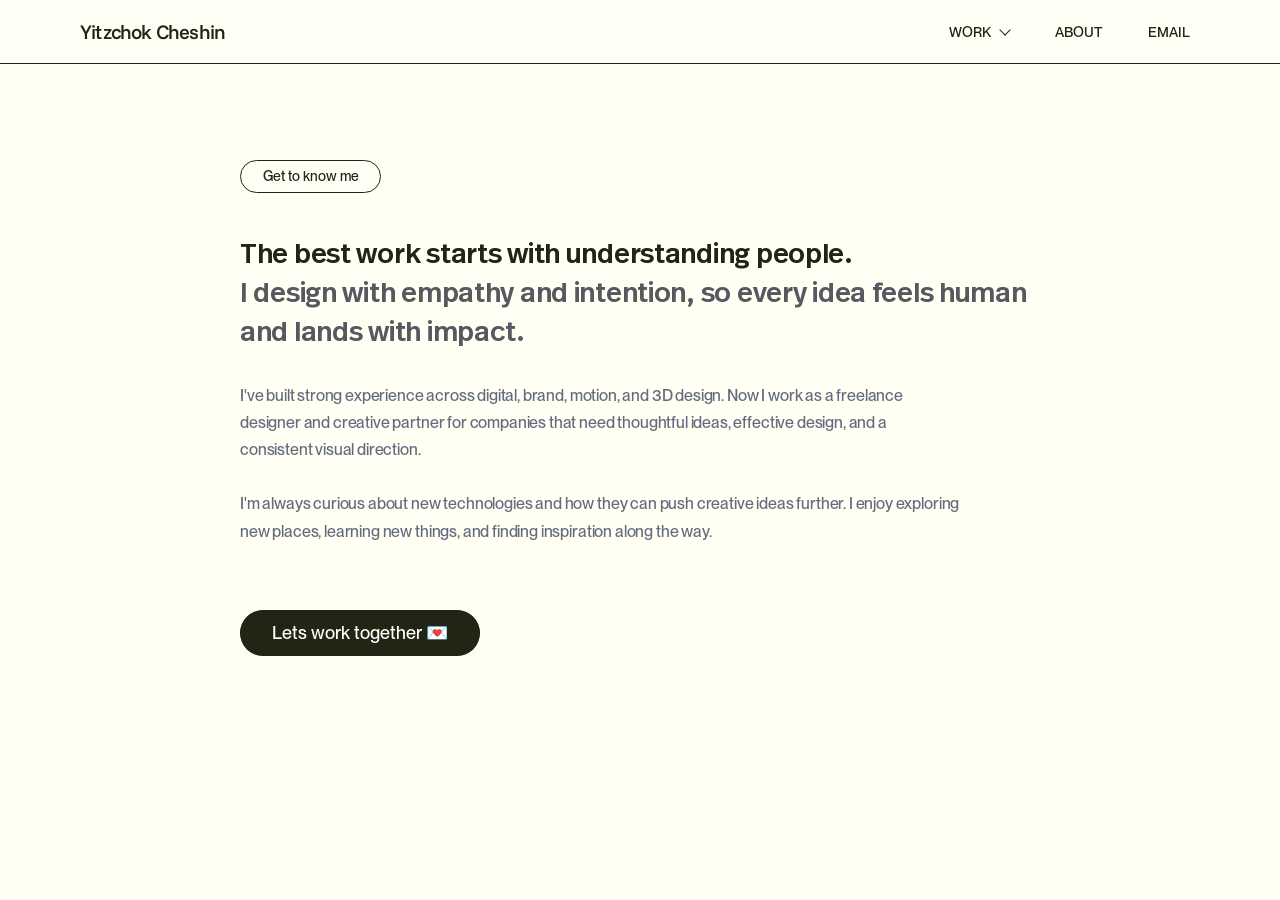
<file: about.html>
<!doctype html>
<html lang="en"><head>
<meta charset="utf-8"><meta name="viewport" content="width=device-width, initial-scale=1">
<title>About — Yitzchok Cheshin</title><meta name="description" content="Get to know Yitzchok Cheshin, a freelance designer and creative partner.">
<link rel="stylesheet" href="about-reference.css"><link rel="stylesheet" href="styles.css?v=about-text-only-1">
<script src="content.js?v=about-text-only-1" defer></script><script src="app.js?v=about-text-only-1" defer></script>
</head><body data-page="about">
	
	
    
    
	
	<div id="main"><div data-framer-root="" class="framer-4j2qw framer-aa5fe3" style="min-height:100vh;width:auto"><div class="framer-1qefhim-container"><header class="site-header"><div class="nav-inner"><a class="site-logo" href="./index.html" aria-label="Home">Yitzchok Cheshin</a></div></header></div><div class="framer-1uo7mgz" data-framer-name="Slide 16:9 - 4"><div class="framer-10bral2"><div class="framer-l1oct3" data-border="true" data-framer-name="Frame 2"><div class="framer-mzx553" data-framer-name="My Philosophy" style="transform:none"><p style="--font-selector:Q1VTVE9NVjI7UFAgTmV1ZSBNb250cmVhbCBNZWRpdW0=;--framer-font-family:&quot;PP Neue Montreal Medium&quot;, &quot;PP Neue Montreal Medium Placeholder&quot;, sans-serif;--framer-font-size:14px;--framer-font-weight:500;--framer-line-height:24.177679654972188px;--framer-text-color:rgb(33, 37, 20)" class="framer-text">Get to know me</p></div></div><div class="framer-ozwb9b"><div class="framer-o4mwk9"><div class="framer-iubjsj" data-framer-name="The best work starts with understanding people.  I approach every briefs through empathy and intention creating design that connects with how  people see, interact, &amp; experience the world." style="transform:none"><p style="--font-selector:Q1VTVE9NVjI7UmVhbCBIZWFkIFBybyBNZWRpdW0=;--framer-font-family:&quot;Real Head Pro Medium&quot;, &quot;Real Head Pro Medium Placeholder&quot;, sans-serif;--framer-font-size:27px;--framer-font-weight:500;--framer-letter-spacing:-0.01em;--framer-line-height:140%;--framer-text-color:rgb(89, 87, 96)" class="framer-text"><span style="--framer-font-size:28px;--framer-text-color:rgb(33, 37, 20)" class="framer-text">The best work starts with understanding people.   </span><span style="--framer-font-size:28px" class="framer-text"><br class="framer-text"></span><span style="--framer-font-size:28px" class="framer-text">I design with empathy and intention, so every idea feels human and lands with impact.</span></p></div><div class="framer-1jhzsyd" data-framer-name="I’m also deeply curious about emerging creative tools, especially AI, and love exploring how tech can elevate craft. In 2023, I earned a D&amp;AD Pencil for creative excellence. Offline, you’ll usually find me at immersive exhibitions, trying new vegetarian spots, lifting weights, or sipping matcha somewhere cute." style="transform:none"><p style="--font-selector:Q1VTVE9NVjI7UFAgTmV1ZSBNb250cmVhbCBNZWRpdW0=;--framer-font-family:&quot;PP Neue Montreal Medium&quot;, &quot;PP Neue Montreal Medium Placeholder&quot;, sans-serif;--framer-font-weight:500;--framer-letter-spacing:-0.01em;--framer-line-height:170%;--framer-text-alignment:left;--framer-text-color:rgb(100, 107, 126)" class="framer-text">I&#x27;ve built strong experience across digital, brand, motion, and 3D design. Now I work as a freelance designer and creative partner for companies that need thoughtful ideas, effective design, and a consistent visual direction.<br class="framer-text"><br class="framer-text">I&#x27;m always curious about new technologies and how they can push creative ideas further. I enjoy exploring new places, learning new things, and finding inspiration along the way.</p></div></div><div class="ssr-variant"><div class="framer-1f5xso9-container"><a class="framer-1BOPF framer-spu9pk framer-v-spu9pk framer-12ct7az" data-framer-name="Variant 1" style="background-color:rgb(33, 37, 20);border-bottom-left-radius:54.09px;border-bottom-right-radius:54.09px;border-top-left-radius:54.09px;border-top-right-radius:54.09px;box-shadow:0px 0.5419685715969536px 0.5419685715969536px -0.8333333333333333px rgba(92, 31, 122, 0.04), 0px 2.0596799729191115px 2.0596799729191115px -1.6666666666666665px rgba(92, 31, 122, 0.04), 0px 9px 9px -2.5px rgba(92, 31, 122, 0.04)" href="mailto:Bycheshin@gmail.com" rel="noopener"><div class="framer-15dlpq1" style="--extracted-r6o4lv:rgb(255, 255, 255);--variable-reference-X0Lvj05vj-SzKKwnluP:18;transform:none"><p style="--font-selector:Q1VTVE9NVjI7UFAgTmV1ZSBNb250cmVhbCBNZWRpdW0=;--framer-font-family:&quot;PP Neue Montreal Medium&quot;, &quot;PP Neue Montreal Medium Placeholder&quot;, sans-serif;--framer-font-size:calc(var(--variable-reference-X0Lvj05vj-SzKKwnluP) * 1px);--framer-font-weight:500;--framer-text-color:var(--extracted-r6o4lv, rgb(255, 255, 255))" class="framer-text">Lets work together 💌</p></div><div class="framer-1xsaogo" data-framer-name="Hoover Color" style="background-color:rgb(236, 200, 255);border-bottom-left-radius:284.85px;border-bottom-right-radius:284.85px;border-top-left-radius:284.85px;border-top-right-radius:284.85px"></div><div class="framer-1d8fhru" data-border="true" data-framer-name="Border" style="--border-bottom-width:1.52px;--border-color:rgb(34, 34, 34);--border-left-width:1.52px;--border-right-width:1.52px;--border-style:solid;--border-top-width:1.52px;border-bottom-left-radius:54.09px;border-bottom-right-radius:54.09px;border-top-left-radius:54.09px;border-top-right-radius:54.09px"></div></a></div></div></div></div></div></div><div id="overlay"></div></div>
	
	
	
	
	
	<div id="svg-templates" style="position: absolute; overflow: hidden; bottom: 0; left: 0; width: 0; height: 0; z-index: 0; contain: strict" aria-hidden="true">
<svg display="block" role="presentation" viewbox="0 0 24 24" xmlns="http://www.w3.org/2000/svg"><path d="M 0 12 L 0 0 L 16.5 0 L 16.5 12 Z" fill-opacity="var(--1m6trwb, 0)" fill="var(--21h8s6, rgb(0, 0, 0))" height="12px" id="gwB_ZdJt6" transform="translate(3.75 6)" width="16.5px"></path><path d="M 0 0 L 16.5 0" fill="transparent" height="1px" id="xGkn4qbwc" stroke-dasharray="" stroke-linecap="round" stroke-linejoin="round" stroke-width="var(--pgex8v, 1.5)" stroke="var(--21h8s6, rgb(0, 0, 0))" transform="translate(3.75 12)" width="16.5px"></path><path d="M 0 0 L 16.5 0" fill="transparent" height="1px" id="uQ9bOFKFt" stroke-dasharray="" stroke-linecap="round" stroke-linejoin="round" stroke-width="var(--pgex8v, 1.5)" stroke="var(--21h8s6, rgb(0, 0, 0))" transform="translate(3.75 6)" width="16.5px"></path><path d="M 0 0 L 16.5 0" fill="transparent" height="1px" id="hrURkUe9P" stroke-dasharray="" stroke-linecap="round" stroke-linejoin="round" stroke-width="var(--pgex8v, 1.5)" stroke="var(--21h8s6, rgb(0, 0, 0))" transform="translate(3.75 18)" width="16.5px"></path></svg>
</div>
	
    
    



</body></html>
</file>
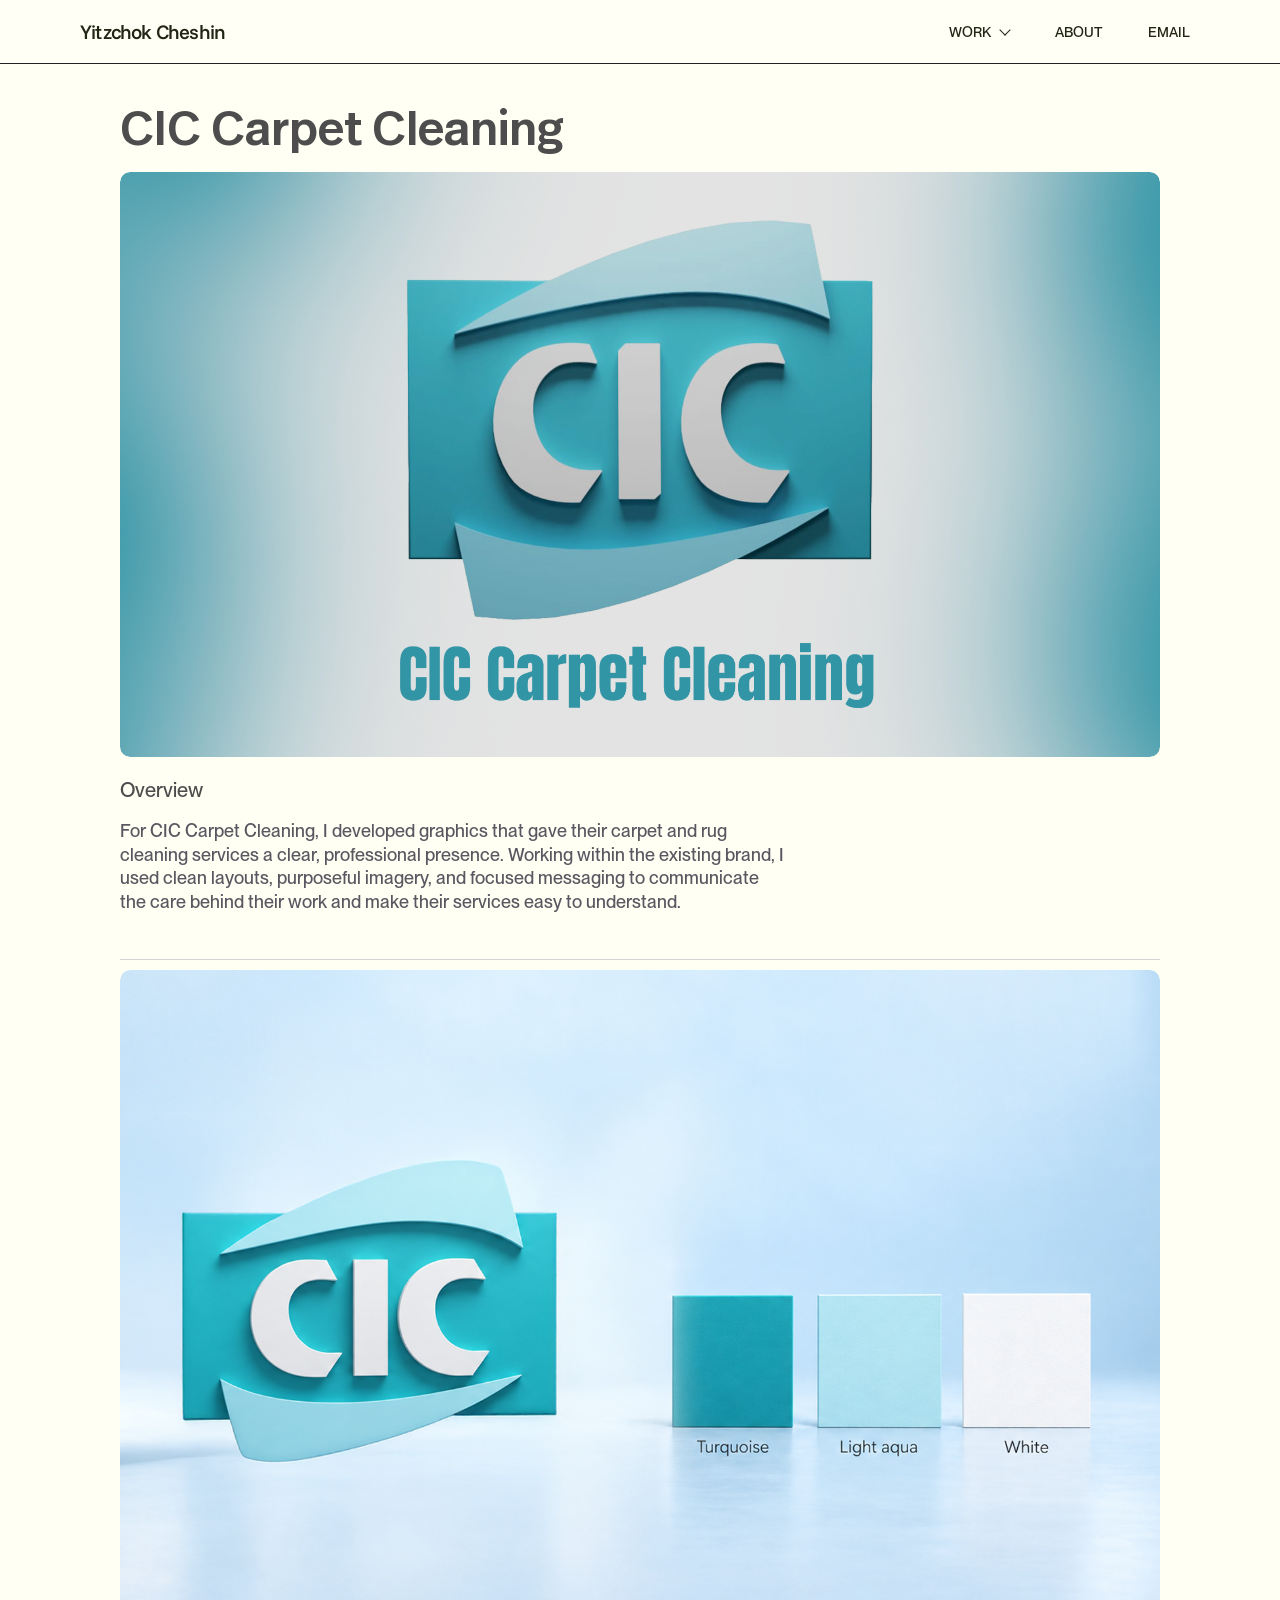
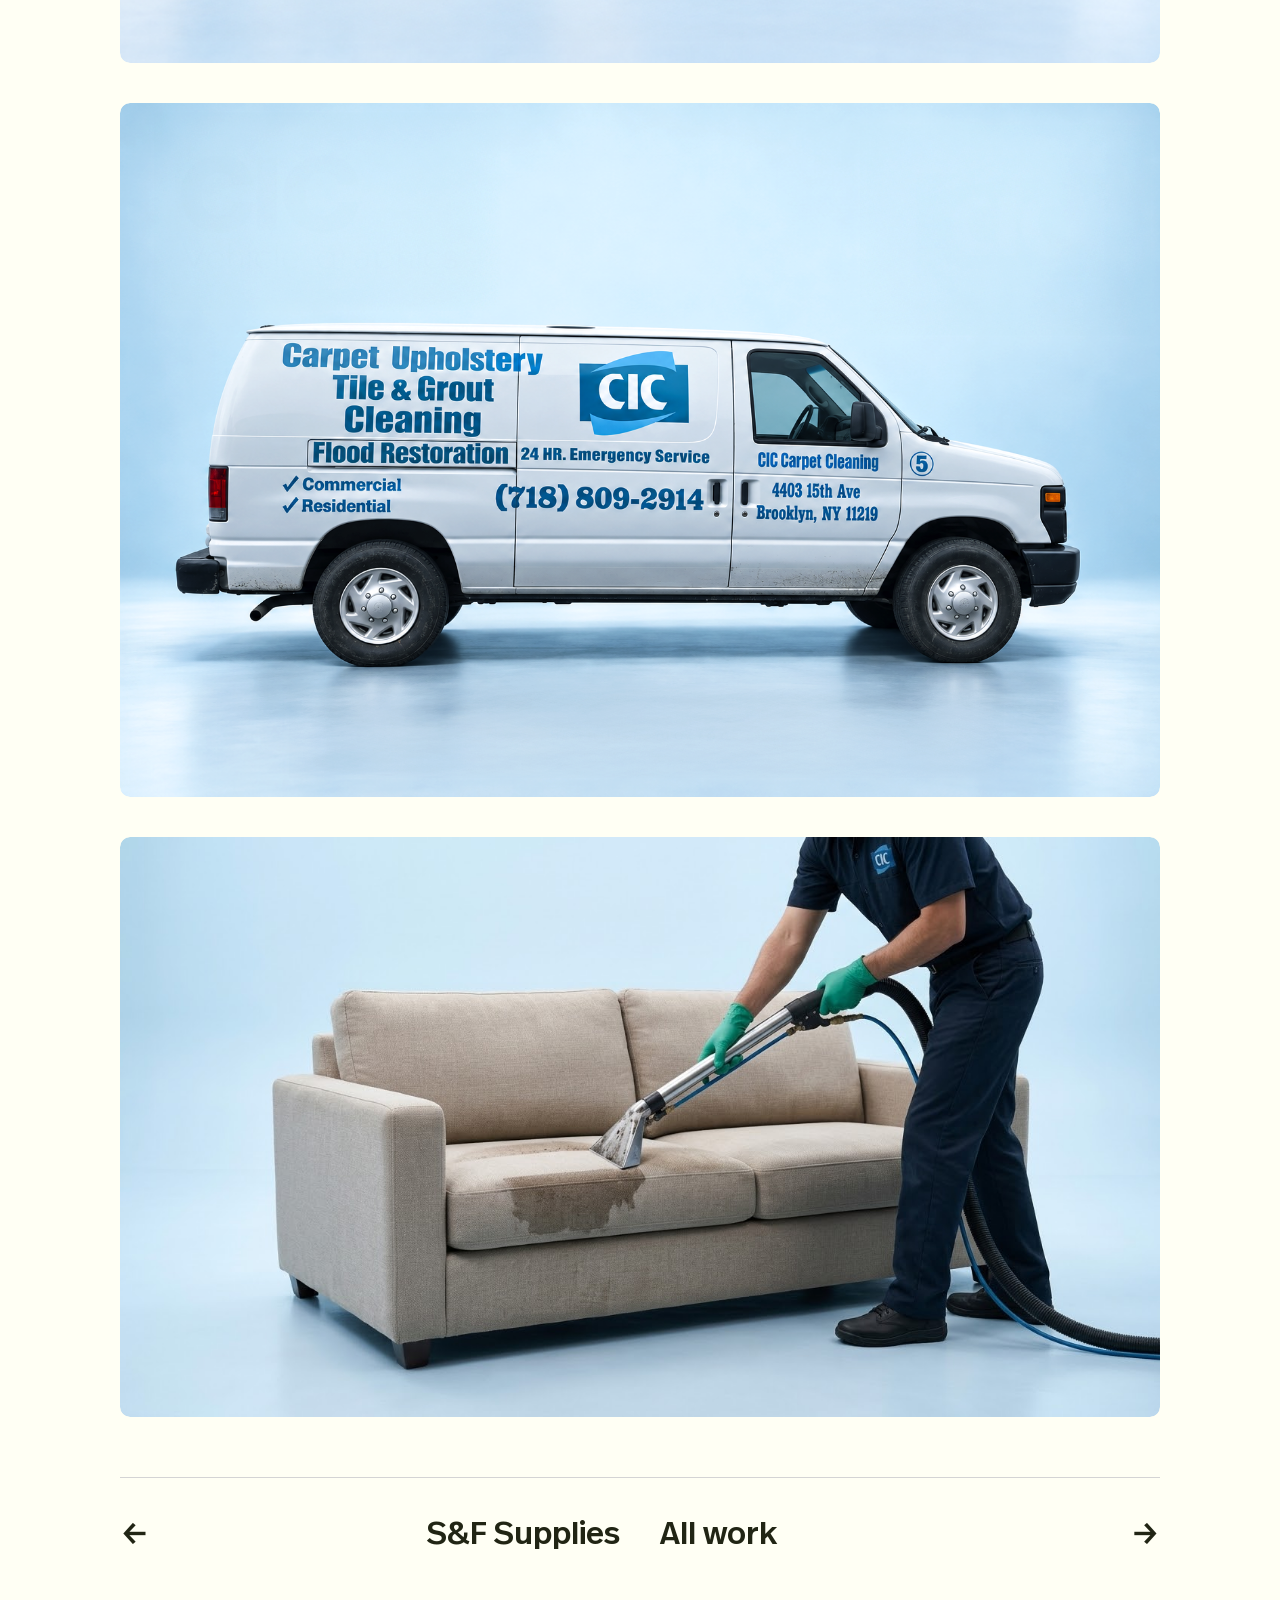
<file: cic.html>
<!doctype html>
<html lang="en"><head>
<meta charset="utf-8"><meta name="viewport" content="width=device-width, initial-scale=1">
<title>CIC Carpet Cleaning — Yitzchok Cheshin</title>
<meta name="description" content="CIC Carpet Cleaning — graphics and brand applications by Yitzchok Cheshin.">
<link rel="stylesheet" href="reference.css"><link rel="stylesheet" href="styles.css?v=name-nav-1"><link rel="stylesheet" href="project-page.css?v=film-playback-3">
<script src="content.js?v=name-nav-1" defer></script><script src="app.js?v=name-nav-1" defer></script><script src="project-page.js?v=film-playback-3" defer></script>
</head><body data-page="project" data-project="cic" data-project-title="CIC Carpet Cleaning">
<div class="framer-1tvqxqd-container"><header class="site-header"><div class="nav-inner"><a class="site-logo" href="./index.html" aria-label="Home">Yitzchok Cheshin</a></div></header></div>
<main class="project-page" id="project">
<div class="project-container"><h1 class="project-title">CIC Carpet Cleaning</h1><figure class="project-cover"><img src="projects/cic/media/01-cover.png" alt="CIC Carpet Cleaning logo in turquoise and light aqua" fetchpriority="high" decoding="async"></figure><div class="project-overview"><div class="project-overview-main"><div><h2>Overview</h2><p>For CIC Carpet Cleaning, I developed graphics that gave their carpet and rug cleaning services a clear, professional presence. Working within the existing brand, I used clean layouts, purposeful imagery, and focused messaging to communicate the care behind their work and make their services easy to understand.</p></div></div></div></div><div class="project-container"><section class="project-section" data-reveal="project-section"><div class="project-media-stack"><figure class="project-media"><img src="projects/cic/media/02-color-palette.png" alt="CIC logo beside turquoise, light aqua, and white brand colors" loading="lazy" decoding="async"></figure></div></section><section class="project-section" data-reveal="project-section"><div class="project-media-stack"><figure class="project-media"><img src="projects/cic/media/03-van-graphics.png" alt="CIC Carpet Cleaning branded service van with cleaning services and contact information" loading="lazy" decoding="async"></figure></div></section><section class="project-section" data-reveal="project-section"><div class="project-media-stack"><figure class="project-media"><img src="projects/cic/media/04-upholstery-cleaning.jpg" alt="CIC technician cleaning a sofa with an upholstery extraction wand" loading="lazy" decoding="async"></figure></div></section></div><div class="project-container"><nav class="project-navigation" aria-label="More projects"><a href="./sf-supplies.html" aria-label="Previous project: S&amp;F Supplies"><span aria-hidden="true">←</span>S&amp;F Supplies</a><a href="./index.html#work" aria-label="Next project: All work">All work<span aria-hidden="true">→</span></a></nav></div>
</main>
</body></html>
</file>
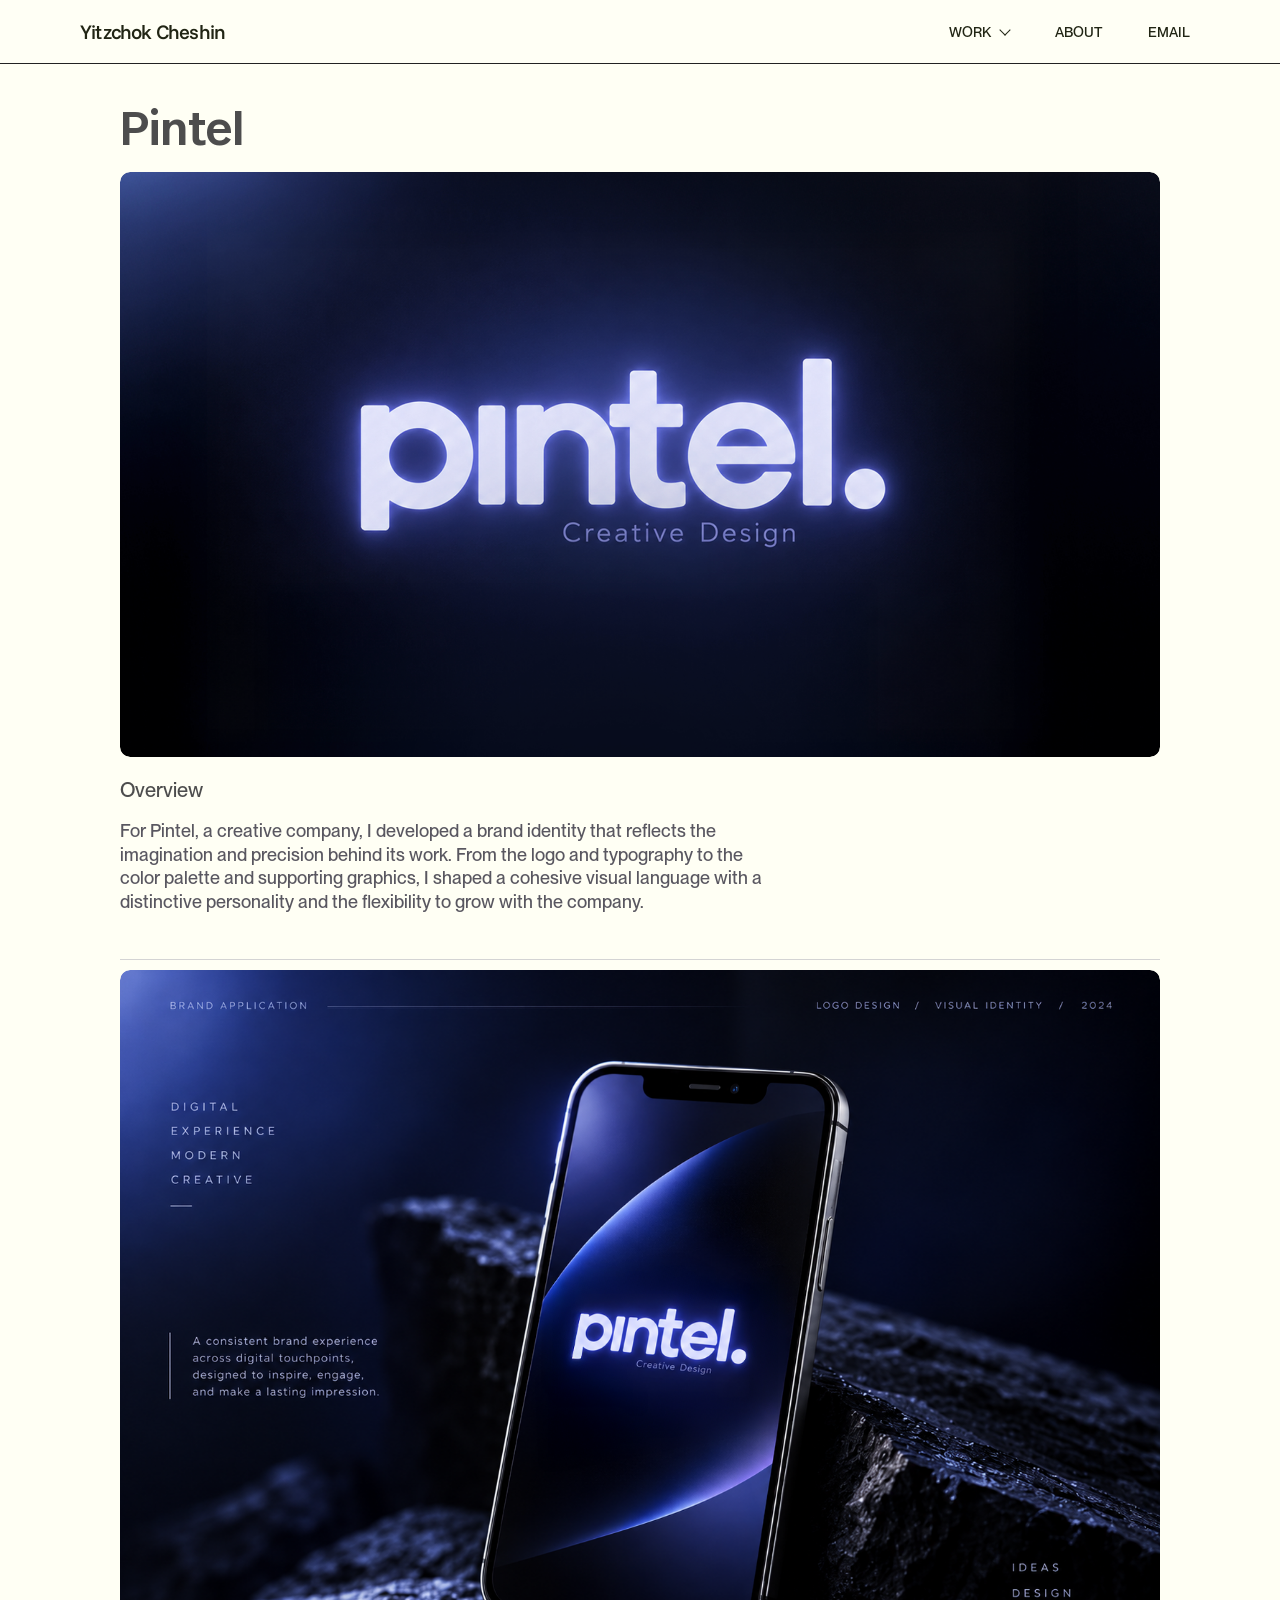
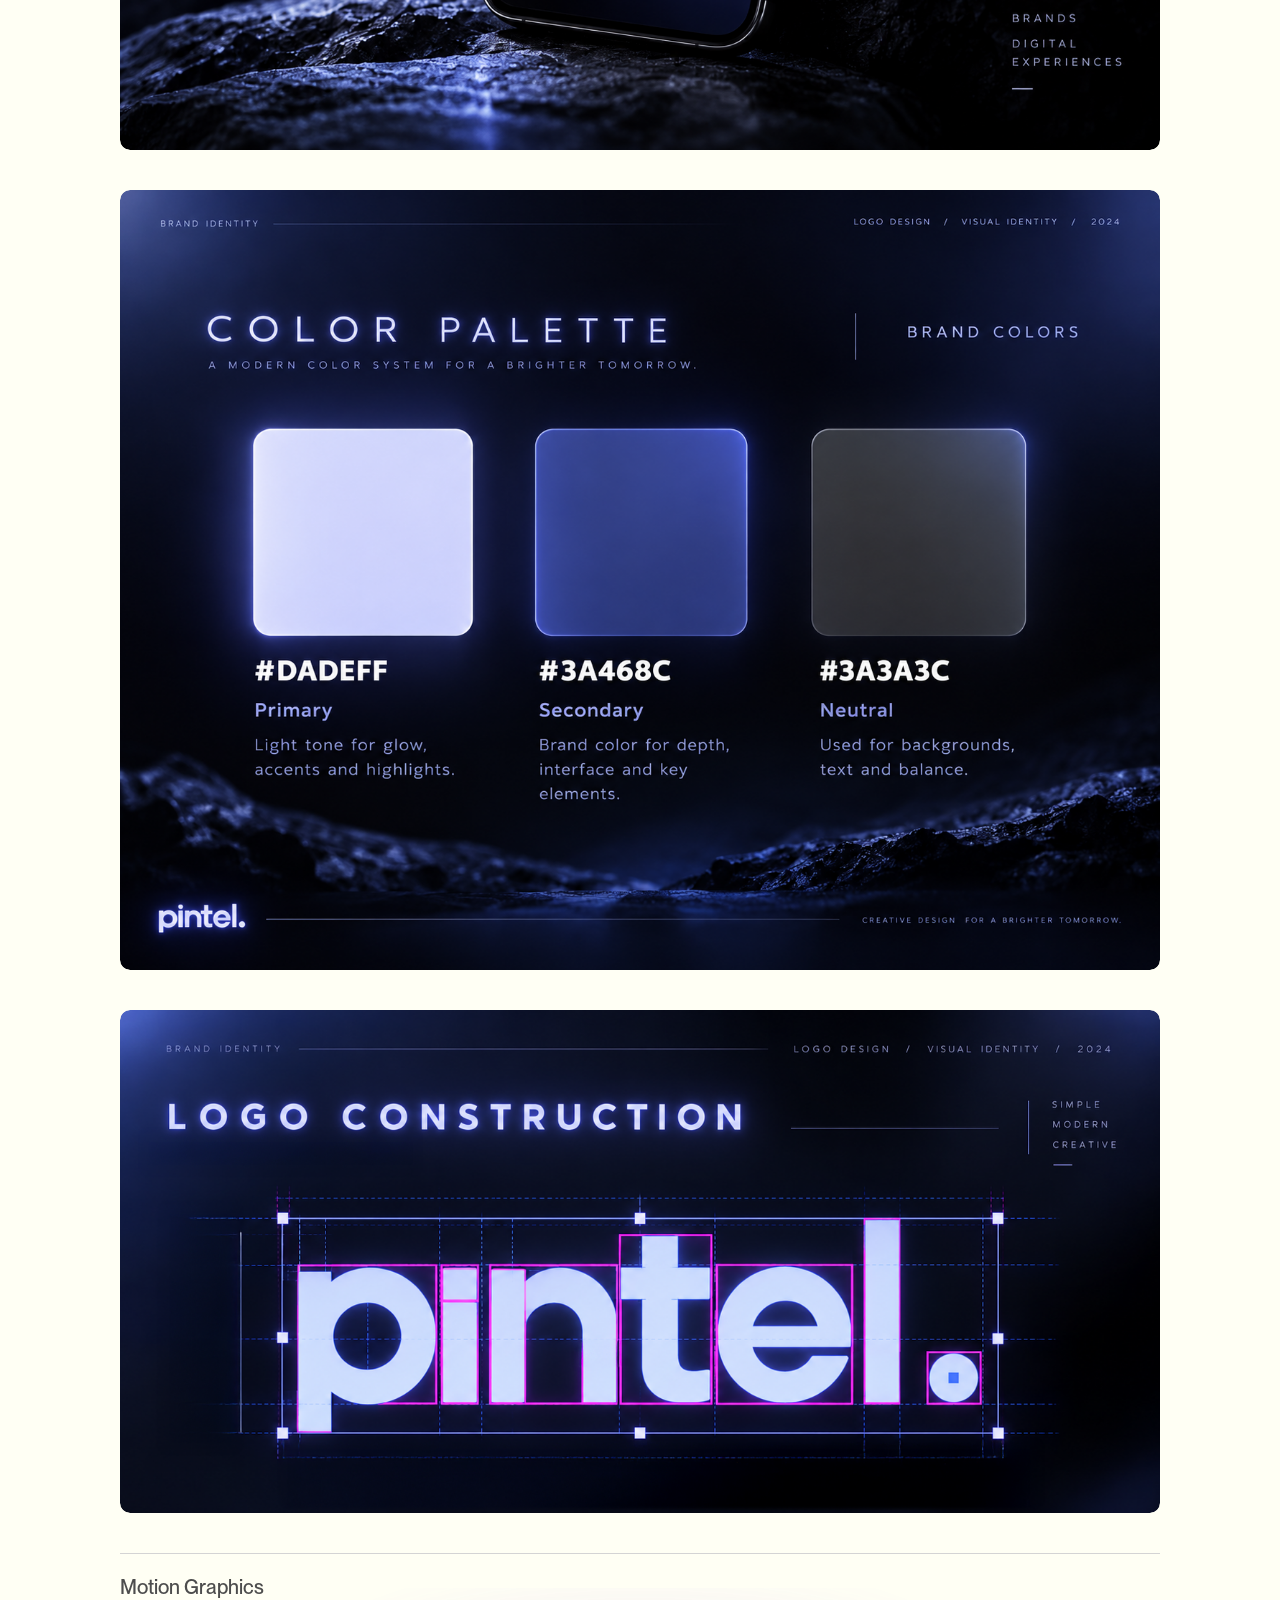
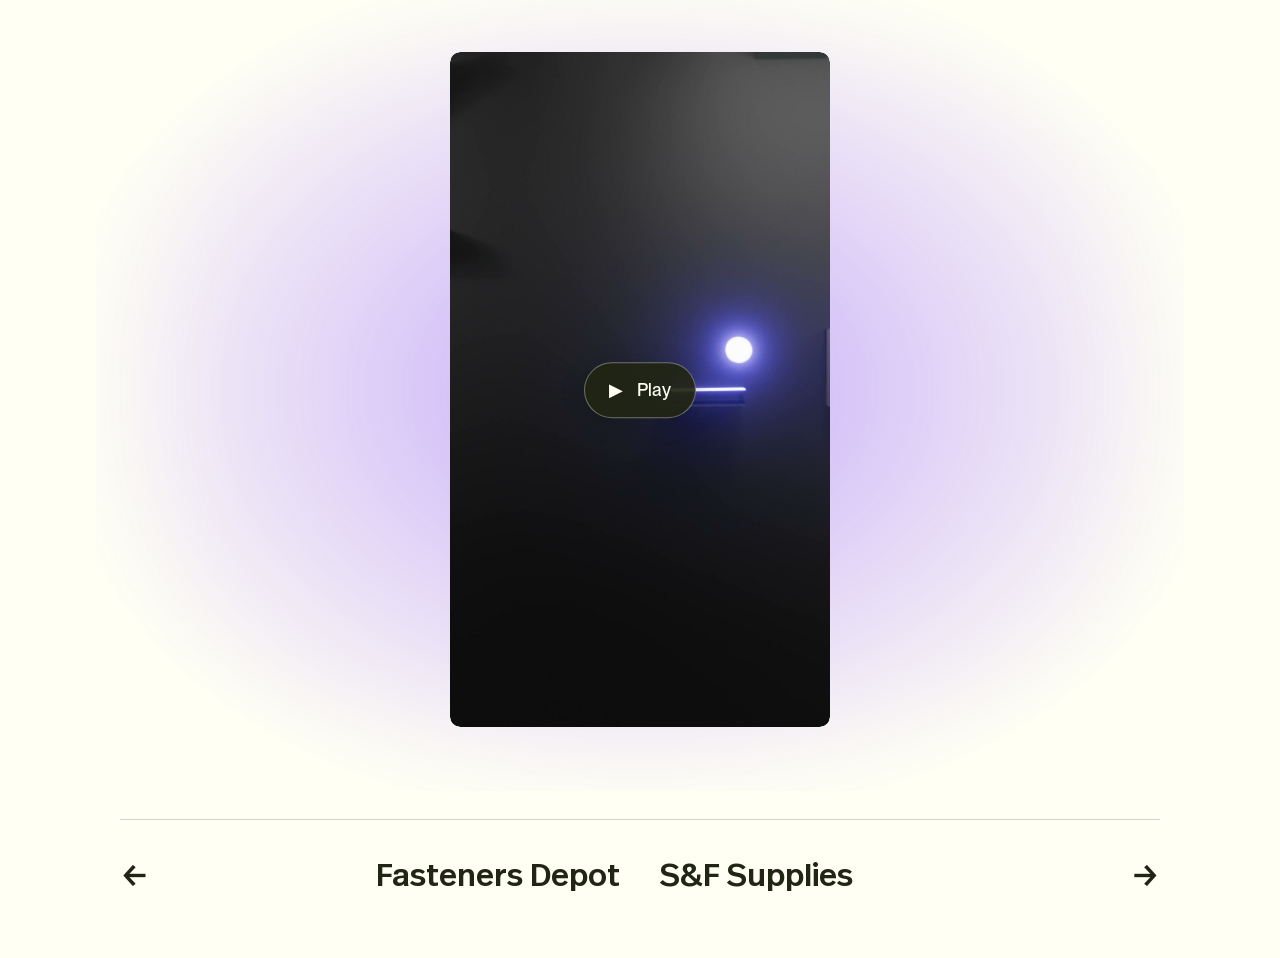
<file: pintel.html>
<!doctype html>
<html lang="en"><head>
<meta charset="utf-8"><meta name="viewport" content="width=device-width, initial-scale=1">
<title>Pintel — Yitzchok Cheshin</title>
<meta name="description" content="Pintel — a design project by Yitzchok Cheshin.">
<link rel="stylesheet" href="reference.css"><link rel="stylesheet" href="styles.css?v=name-nav-1"><link rel="stylesheet" href="project-page.css?v=film-playback-3">
<script src="content.js?v=name-nav-1" defer></script><script src="app.js?v=name-nav-1" defer></script><script src="project-page.js?v=film-playback-3" defer></script>
</head><body data-page="project" data-project="skin-and-me" data-project-title="Pintel">
<div class="framer-1tvqxqd-container"><header class="site-header"><div class="nav-inner"><a class="site-logo" href="./index.html" aria-label="Home">Yitzchok Cheshin</a></div></header></div>
<main class="project-page" id="project">
<div class="project-container"><h1 class="project-title">Pintel</h1><figure class="project-cover"><img src="projects/pintel/media/01-cover-v2.png" alt="Pintel Creative Design logo with a soft blue glow on a dark background" fetchpriority="high" decoding="async"></figure><div class="project-overview"><div class="project-overview-main"><div><h2>Overview</h2><p>For Pintel, a creative company, I developed a brand identity that reflects the imagination and precision behind its work. From the logo and typography to the color palette and supporting graphics, I shaped a cohesive visual language with a distinctive personality and the flexibility to grow with the company.</p></div></div></div></div><div class="project-container"><section class="project-section" data-reveal="project-section"><div class="project-media-stack"><figure class="project-media"><img src="projects/pintel/media/02-brand-application-v3.png" alt="Pintel brand application on a smartphone against a dark blue rocky background" loading="lazy" decoding="async"></figure></div></section><section class="project-section" data-reveal="project-section"><div class="project-media-stack"><figure class="project-media"><img src="projects/pintel/media/03-color-palette.png" alt="Pintel brand color palette: light lavender DADEFF, blue 3A468C, and charcoal 3A3A3C" loading="lazy" decoding="async"></figure></div></section><section class="project-section" data-reveal="project-section"><div class="project-media-stack"><figure class="project-media"><img src="projects/pintel/media/04-logo-construction-v2.png" alt="Pintel logo construction showing letter proportions, alignment guides, and spacing on a dark blue background" loading="lazy" decoding="async"></figure></div></section><section class="project-section" data-reveal="project-section"><div class="project-section-heading"><h2>Motion Graphics</h2></div><div class="project-media-stack project-media-ambient project-media-ambient--color" style="--ambient-color:#8968DF"><figure class="project-media project-media--portrait" style="--media-aspect:0.56250000"><div class="project-film-frame" data-film><video src="projects/pintel/media/05-logo-animation-v3.mp4" poster="assets/pintel-animation-v3-poster.jpg" controls width="1080" height="1920" data-playback="film" playsinline preload="metadata" aria-label="Pintel animated logo"></video><button class="project-film-start" type="button" hidden aria-label="Play: Pintel animated logo"><span class="project-film-play-icon" data-film-icon aria-hidden="true">▶</span><span><span data-film-action>Play</span></span></button><span class="project-film-status sr-only" role="status" aria-live="polite"></span></div></figure></div></section></div><div class="project-container"><nav class="project-navigation" aria-label="More projects"><a href="./fasteners-depot.html" aria-label="Previous project: Fasteners Depot"><span aria-hidden="true">←</span>Fasteners Depot</a><a href="./sf-supplies.html" aria-label="Next project: S&amp;F Supplies">S&amp;F Supplies<span aria-hidden="true">→</span></a></nav></div>
</main>
</body></html>
</file>
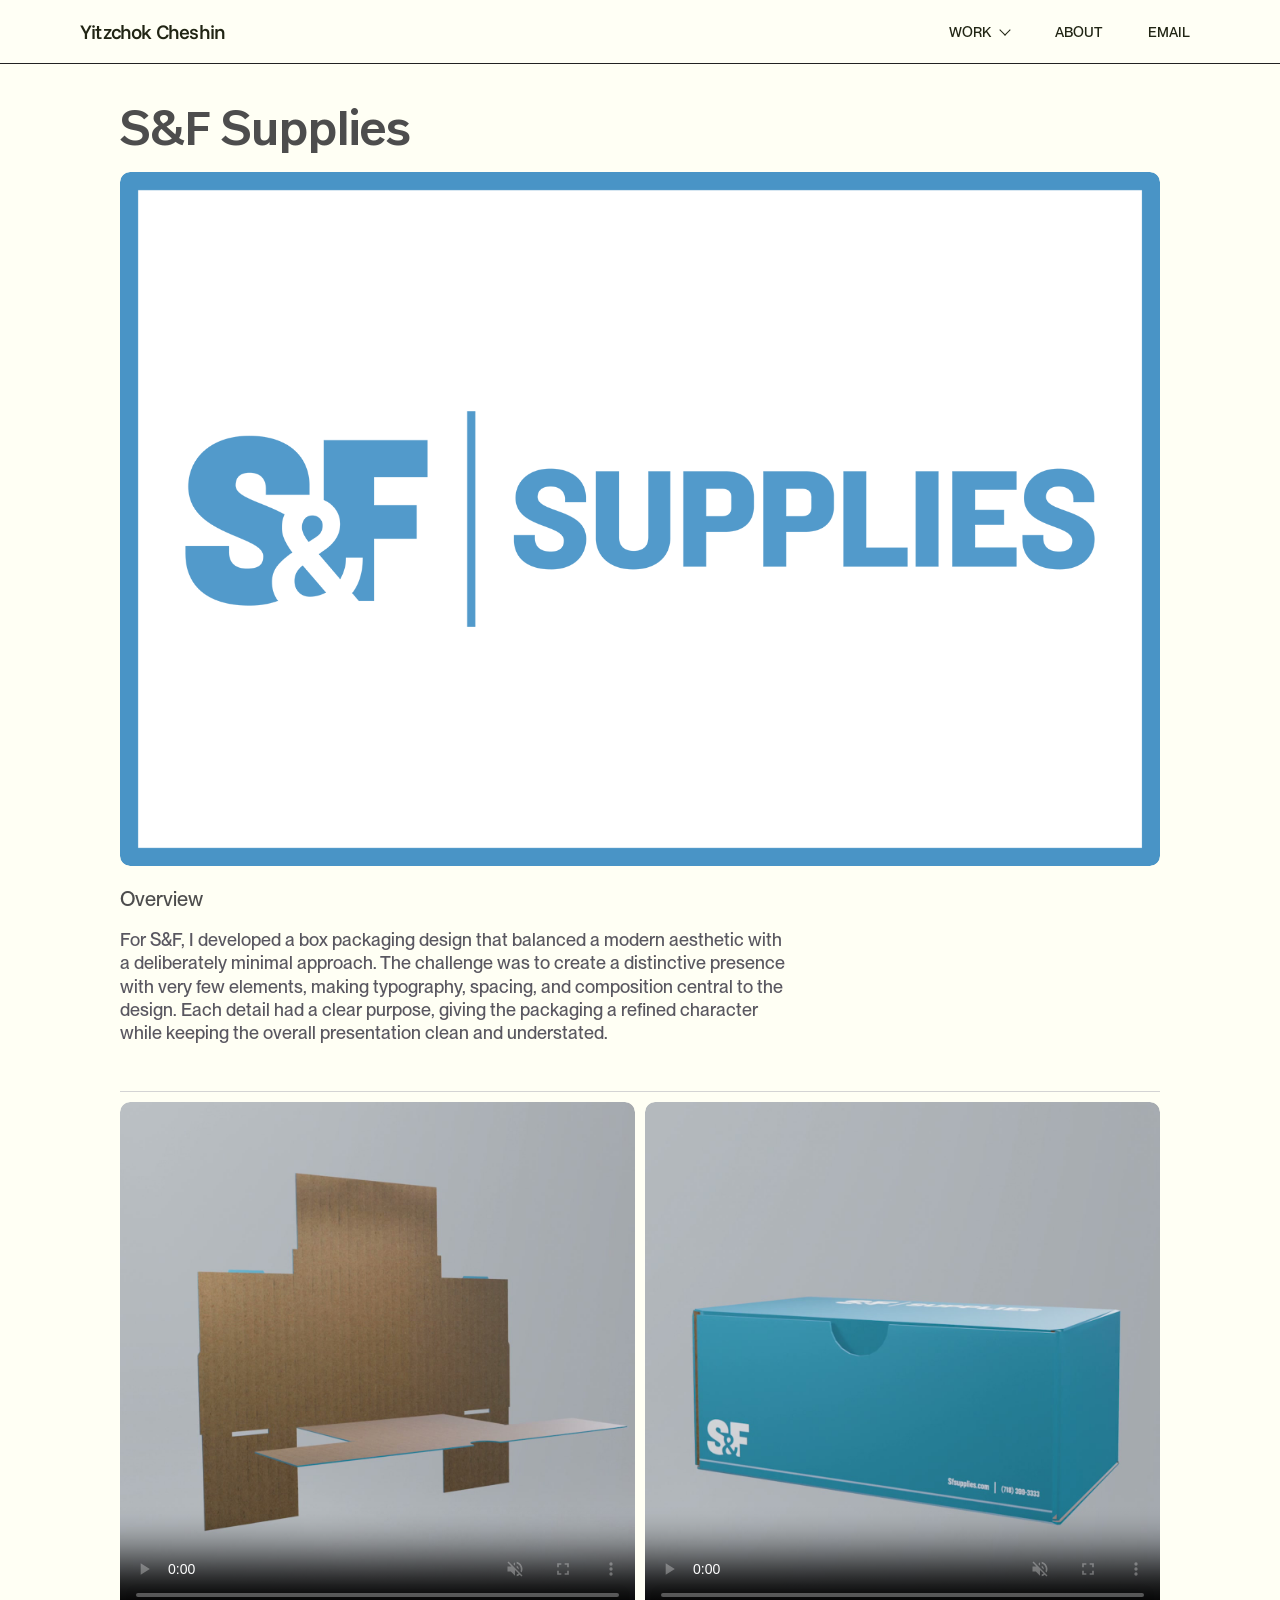
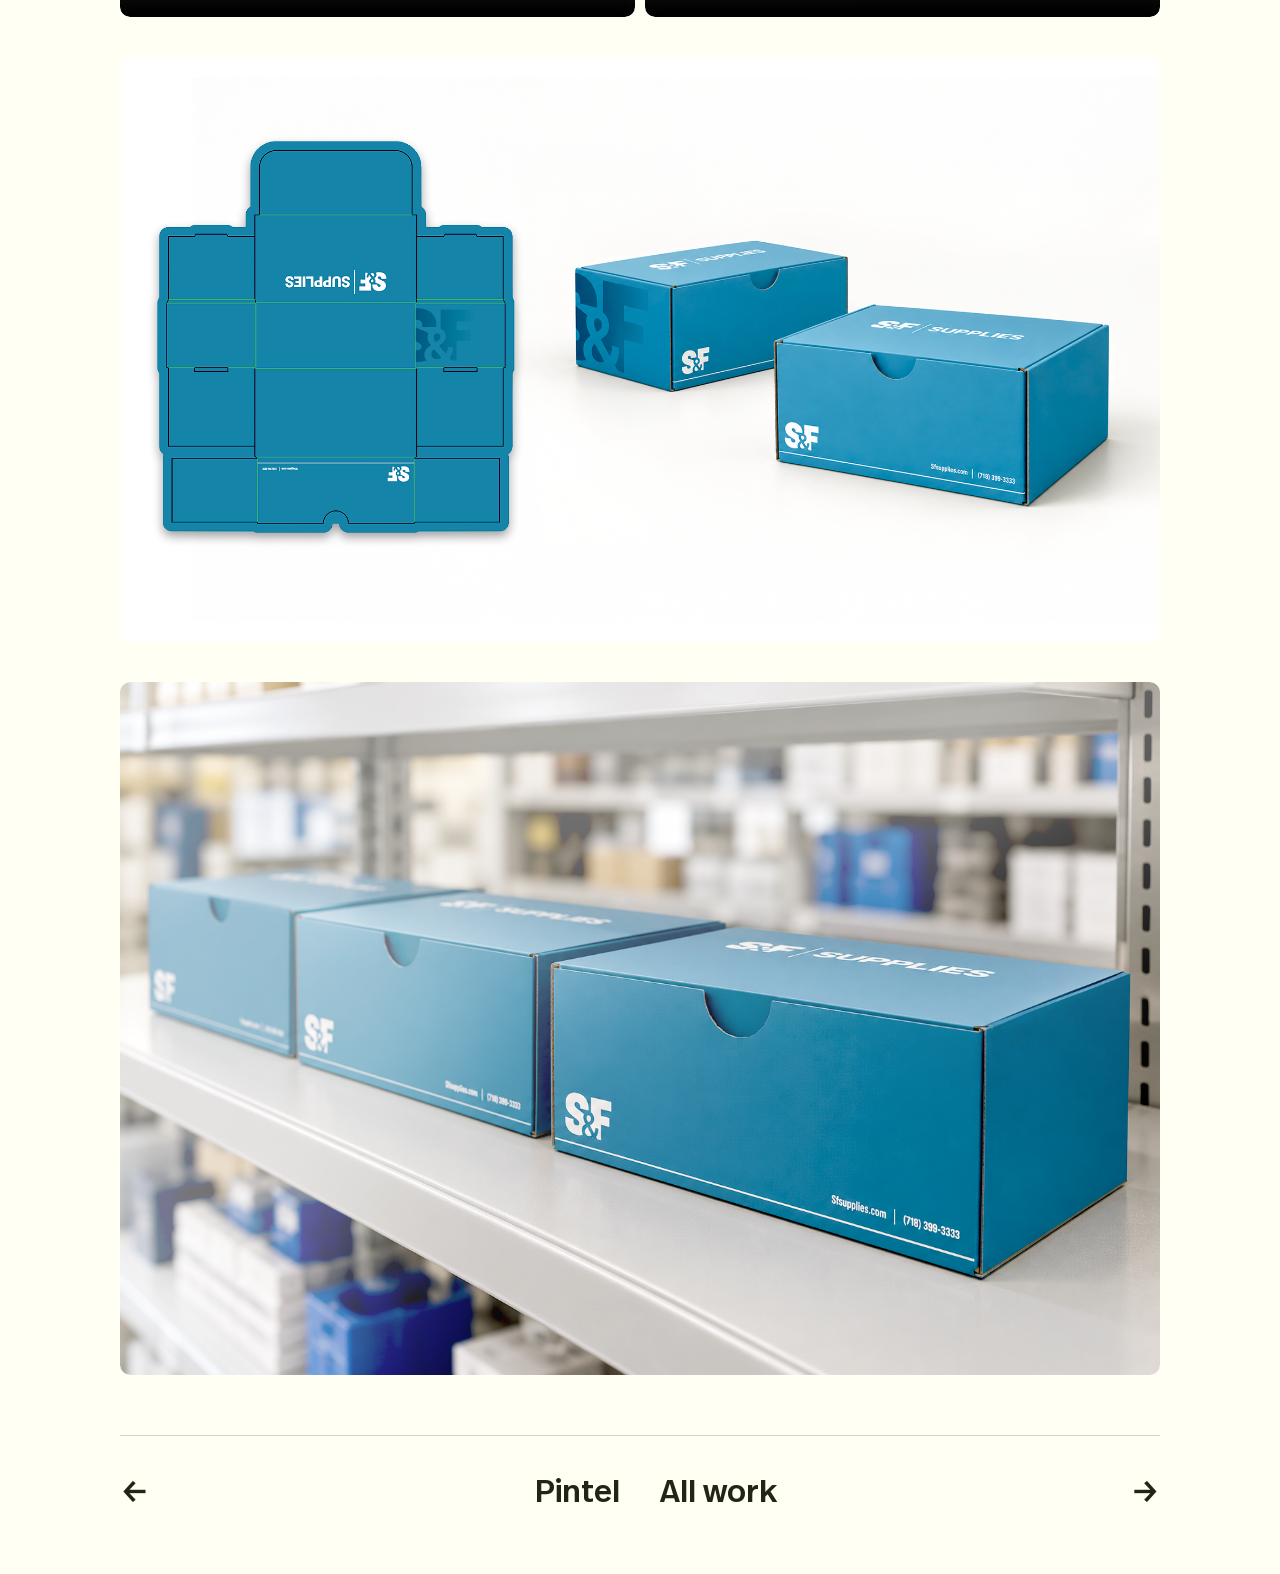
<file: sf-supplies.html>
<!doctype html>
<html lang="en"><head>
<meta charset="utf-8"><meta name="viewport" content="width=device-width, initial-scale=1">
<title>S&amp;F Supplies — Yitzchok Cheshin</title>
<meta name="description" content="S&amp;F Supplies — a design project by Yitzchok Cheshin.">
<link rel="stylesheet" href="reference.css"><link rel="stylesheet" href="styles.css?v=funnel-name-2"><link rel="stylesheet" href="project-page.css?v=film-playback-3">
<script src="content.js?v=cici-thumbnail-1" defer></script><script src="app.js?v=cici-thumbnail-1" defer></script><script src="project-page.js?v=film-playback-3" defer></script>
</head><body data-page="project" data-project="was-games" data-project-title="S&amp;F Supplies">
<div class="framer-1tvqxqd-container"><div data-framer-name="path1 7" style="image-rendering:pixelated;flex-shrink:0;background-size:100% 100%;background-image:url(&#x27;data:image/svg+xml,&lt;svg xmlns=%22http://www.w3.org/2000/svg%22 xmlns:xlink=%22http://www.w3.org/1999/xlink%22 viewBox=%220 0 57 31%22&gt;&lt;g transform=%22translate(0 1.09)%22&gt;&lt;path d=%22M 0 28.983 L 0 0 L 57 0 L 57 28.983 Z%22 fill=%22transparent%22&gt;&lt;/path&gt;&lt;path d=%22M 28.326 0.001 C 26.79 0.027 25.54 1.251 25.102 2.664 C 24.523 4.314 24.382 6.072 24.261 7.804 C 23.496 5.803 22.685 3.669 21.028 2.227 C 20.001 1.307 18.345 1.073 17.226 1.966 C 15.889 2.907 15.753 4.719 15.785 6.216 C 15.828 7.507 16.027 8.789 16.299 10.05 C 14.981 8.264 13.562 6.361 11.478 5.433 C 10.11 4.789 8.297 5.369 7.684 6.784 C 6.887 8.688 7.657 10.776 8.4 12.565 C 8.679 13.184 8.971 13.796 9.291 14.395 C 7.933 13.404 6.752 12.089 5.099 11.584 C 3.717 11.103 1.943 10.858 0.758 11.914 C -0.368 13.04 -0.074 14.865 0.571 16.166 C 1.909 18.839 4.069 20.983 6.197 23.036 C 8.366 25.012 10.475 27.09 12.929 28.718 C 13.604 29.229 14.832 28.998 14.934 28.051 C 15.024 27.484 14.731 26.967 14.242 26.689 C 10.53 23.519 6.497 20.655 3.637 16.635 C 3.103 15.783 2.402 14.87 2.462 13.817 C 2.781 13.239 3.574 13.598 4.05 13.769 C 6.442 14.87 8.404 16.701 10.297 18.493 C 12.438 20.561 14.384 22.892 16.388 25.109 C 17.208 25.779 18.487 24.887 18.249 23.892 C 17.989 23.097 17.325 22.5 16.891 21.792 C 14.325 18.183 11.566 14.581 10.117 10.346 C 9.905 9.514 9.542 8.552 9.926 7.724 C 10.55 7.316 11.252 7.955 11.734 8.34 C 13.736 10.219 15.157 12.571 16.581 14.883 C 17.989 17.243 19.106 19.81 20.39 22.285 C 20.981 23.133 22.453 22.719 22.542 21.702 C 22.557 20.865 22.001 20.135 21.77 19.347 C 20.224 15.354 18.774 11.271 18.195 7.011 C 18.122 5.981 17.936 4.785 18.591 3.899 C 19.124 3.514 19.661 4.209 20 4.567 C 21.471 6.521 22.158 8.943 22.865 11.22 C 23.654 13.999 24.289 16.792 24.789 19.634 C 24.948 20.326 25.21 21.369 26.108 21.33 C 26.967 21.282 27.493 20.347 27.299 19.551 C 27.12 17.846 26.759 16.162 26.714 14.442 C 26.532 11.623 26.407 8.664 26.724 5.906 C 26.914 4.682 27.061 3.271 28.036 2.397 C 28.601 2.201 28.921 2.94 29.164 3.337 C 30.053 5.224 30.105 7.403 30.229 9.42 C 30.312 12.568 30.273 15.738 29.9 18.853 C 29.812 19.658 29.738 20.756 30.612 21.169 C 31.269 21.533 32.153 21.069 32.221 20.316 C 32.585 18.565 32.684 16.77 33.083 15.024 C 33.749 11.656 34.405 8.211 35.99 5.134 C 36.414 4.474 36.807 3.565 37.634 3.361 C 38.27 3.618 38.315 4.479 38.422 5.074 C 38.699 8.601 37.603 12.046 36.56 15.369 C 35.946 17.324 35.187 19.244 34.694 21.23 C 34.572 22.257 35.974 22.84 36.678 22.136 C 37.246 21.475 37.484 20.582 37.895 19.817 C 39.756 15.858 41.39 11.667 44.34 8.361 C 44.981 7.711 45.692 6.916 46.651 6.835 C 47.161 7.133 46.99 7.89 46.991 8.393 C 46.575 10.907 45.3 13.171 44.12 15.395 C 42.719 17.863 41.28 20.289 39.573 22.567 C 39.022 23.187 39.04 24.321 39.872 24.686 C 40.782 25.085 41.539 24.227 42.024 23.571 C 43.086 22.127 44.171 20.7 45.388 19.38 C 47.51 17.029 49.655 14.592 52.399 12.951 C 53.011 12.66 53.791 12.159 54.454 12.537 C 54.808 13.296 54.309 14.144 53.98 14.834 C 52.446 17.451 50.257 19.584 48.126 21.686 C 46.59 23.158 45.026 24.603 43.348 25.912 C 42.647 26.36 42.484 27.411 43.101 27.996 C 43.577 28.548 44.4 28.367 44.862 27.895 C 48.242 25.051 51.535 22.048 54.308 18.592 C 55.511 16.989 56.837 15.258 56.993 13.188 C 57.097 11.683 55.989 10.103 54.414 10.027 C 52.358 9.928 50.575 11.234 49.058 12.473 C 48.603 12.853 48.167 13.255 47.724 13.649 C 48.454 11.946 49.378 10.25 49.405 8.349 C 49.496 6.966 49.172 5.225 47.746 4.627 C 46.14 4 44.424 4.915 43.309 6.06 C 42.228 7.1 41.365 8.339 40.536 9.582 C 40.922 7.313 41.329 4.803 40.227 2.664 C 39.641 1.434 38.139 0.661 36.825 1.184 C 34.96 1.893 33.962 3.805 33.241 5.544 C 32.977 6.207 32.731 6.941 32.521 7.585 C 32.275 5.381 32.08 2.981 30.673 1.163 C 30.112 0.452 29.245 -0.029 28.326 0.001 Z%22 fill=%22rgb(0,0,0)%22&gt;&lt;/path&gt;&lt;/g&gt;&lt;/svg&gt;&#x27;)" class="framer-oj9zzu" aria-hidden="true"></div></div>
<main class="project-page" id="project">
<div class="project-container"><h1 class="project-title">S&amp;F Supplies</h1><figure class="project-cover"><img src="projects/sf-supplies/media/01-cover-v5.png" alt="" fetchpriority="high" decoding="async"></figure><div class="project-overview"><div class="project-overview-main"><div><h2>Overview</h2><p>For S&amp;F, I developed a box packaging design that balanced a modern aesthetic with a deliberately minimal approach. The challenge was to create a distinctive presence with very few elements, making typography, spacing, and composition central to the design. Each detail had a clear purpose, giving the packaging a refined character while keeping the overall presentation clean and understated.</p></div></div></div></div><div class="project-container"><section class="project-section" data-reveal="project-section"><div class="project-pair"><figure class="project-media"><video src="projects/sf-supplies/media/02-pair-a.mp4" poster="assets/sf-supplies-detail-02-poster.jpg" controls width="1280" height="1280" muted loop playsinline preload="metadata" aria-label="S&amp;F Supplies packaging animation detail one"></video></figure><figure class="project-media"><video src="projects/sf-supplies/media/02-pair-b.mp4" poster="assets/sf-supplies-detail-03-poster.jpg" controls width="1280" height="1280" muted loop playsinline preload="metadata" aria-label="S&amp;F Supplies packaging animation detail two"></video></figure></div></section><section class="project-section" data-reveal="project-section"><div class="project-media-stack"><figure class="project-media"><img src="projects/sf-supplies/media/03-packaging-dieline.png" alt="S&amp;F Supplies blue box packaging dieline beside two assembled branded boxes" loading="lazy" decoding="async"></figure></div></section><section class="project-section" data-reveal="project-section"><div class="project-media-stack"><figure class="project-media"><img src="projects/sf-supplies/media/05-packaging-on-shelf.png" alt="Three blue S&amp;F Supplies packaging boxes displayed on a store shelf" loading="lazy" decoding="async"></figure></div></section></div><div class="project-container"><nav class="project-navigation" aria-label="More projects"><a href="./pintel.html" aria-label="Previous project: Pintel"><span aria-hidden="true">←</span>Pintel</a><a href="./index.html#work" aria-label="Next project: All work">All work<span aria-hidden="true">→</span></a></nav></div>
</main>
</body></html>
</file>
<file: about-reference.css>
/* vietnamese */
@font-face {
  font-family: 'Rowdies';
  font-style: normal;
  font-weight: 400;
  src: url(assets/ptRJTieMYPNBAK21_r9DwdbZ.woff2) format('woff2');
  unicode-range: U+0102-0103, U+0110-0111, U+0128-0129, U+0168-0169, U+01A0-01A1, U+01AF-01B0, U+0300-0301, U+0303-0304, U+0308-0309, U+0323, U+0329, U+1EA0-1EF9, U+20AB;
}

/* latin-ext */
@font-face {
  font-family: 'Rowdies';
  font-style: normal;
  font-weight: 400;
  src: url(assets/ptRJTieMYPNBAK21_r5DwdbZ.woff2) format('woff2');
  unicode-range: U+0100-02BA, U+02BD-02C5, U+02C7-02CC, U+02CE-02D7, U+02DD-02FF, U+0304, U+0308, U+0329, U+1D00-1DBF, U+1E00-1E9F, U+1EF2-1EFF, U+2020, U+20A0-20AB, U+20AD-20C0, U+2113, U+2C60-2C7F, U+A720-A7FF;
}

/* latin */
@font-face {
  font-family: 'Rowdies';
  font-style: normal;
  font-weight: 400;
  src: url(assets/ptRJTieMYPNBAK21_rBDwQ.woff2) format('woff2');
  unicode-range: U+0000-00FF, U+0131, U+0152-0153, U+02BB-02BC, U+02C6, U+02DA, U+02DC, U+0304, U+0308, U+0329, U+2000-206F, U+20AC, U+2122, U+2191, U+2193, U+2212, U+2215, U+FEFF, U+FFFD;
}


@font-face { font-family: "RealHeadWebW04-Black Regular"; src: url("assets/FWYAqt6XdK2z7mXeMRfItUBLUec.woff2"); font-style: normal; font-weight: 900 }

@font-face { font-family: "PP Neue Montreal Book"; src: url("assets/yUScEiZtXZCqdRimefTfBx1Q4.woff2"); font-display: swap; font-style: normal; font-weight: 400 }

@font-face { font-family: "PP Neue Montreal Bold"; src: url("assets/wa1QQCb6cXOn2xBXS059rEsCfsc.woff2"); font-display: swap; font-style: normal; font-weight: 700 }

@font-face { font-family: "PP Neue Montreal Medium"; src: url("assets/6uIfYl8bnz9kOy3KOuV7PxhFPhA.woff2"); font-display: swap; font-style: normal; font-weight: 500 }

@font-face { font-family: "Real Head Pro Medium"; src: url("assets/5Hn2Oz8PL7fLG8s7FSgpkRJTI.woff2"); font-display: swap; font-style: normal; font-weight: 500 }

@font-face { font-family: "Inter"; src: url("assets/5vvr9Vy74if2I6bQbJvbw7SY1pQ.woff2"); font-display: swap; font-style: normal; font-weight: 400; unicode-range: U+0460-052F, U+1C80-1C88, U+20B4, U+2DE0-2DFF, U+A640-A69F, U+FE2E-FE2F }

@font-face { font-family: "Inter"; src: url("assets/EOr0mi4hNtlgWNn9if640EZzXCo.woff2"); font-display: swap; font-style: normal; font-weight: 400; unicode-range: U+0301, U+0400-045F, U+0490-0491, U+04B0-04B1, U+2116 }

@font-face { font-family: "Inter"; src: url("assets/Y9k9QrlZAqio88Klkmbd8VoMQc.woff2"); font-display: swap; font-style: normal; font-weight: 400; unicode-range: U+1F00-1FFF }

@font-face { font-family: "Inter"; src: url("assets/OYrD2tBIBPvoJXiIHnLoOXnY9M.woff2"); font-display: swap; font-style: normal; font-weight: 400; unicode-range: U+0370-03FF }

@font-face { font-family: "Inter"; src: url("assets/JeYwfuaPfZHQhEG8U5gtPDZ7WQ.woff2"); font-display: swap; font-style: normal; font-weight: 400; unicode-range: U+0100-024F, U+0259, U+1E00-1EFF, U+2020, U+20A0-20AB, U+20AD-20CF, U+2113, U+2C60-2C7F, U+A720-A7FF }

@font-face { font-family: "Inter"; src: url("assets/GrgcKwrN6d3Uz8EwcLHZxwEfC4.woff2"); font-display: swap; font-style: normal; font-weight: 400; unicode-range: U+0000-00FF, U+0131, U+0152-0153, U+02BB-02BC, U+02C6, U+02DA, U+02DC, U+2000-206F, U+2070, U+2074-207E, U+2080-208E, U+20AC, U+2122, U+2191, U+2193, U+2212, U+2215, U+FEFF, U+FFFD }

@font-face { font-family: "Inter"; src: url("assets/b6Y37FthZeALduNqHicBT6FutY.woff2"); font-display: swap; font-style: normal; font-weight: 400; unicode-range: U+0102-0103, U+0110-0111, U+0128-0129, U+0168-0169, U+01A0-01A1, U+01AF-01B0, U+1EA0-1EF9, U+20AB }

@font-face { font-family: "Inter"; src: url("assets/DpPBYI0sL4fYLgAkX8KXOPVt7c.woff2"); font-display: swap; font-style: normal; font-weight: 700; unicode-range: U+0460-052F, U+1C80-1C88, U+20B4, U+2DE0-2DFF, U+A640-A69F, U+FE2E-FE2F }

@font-face { font-family: "Inter"; src: url("assets/4RAEQdEOrcnDkhHiiCbJOw92Lk.woff2"); font-display: swap; font-style: normal; font-weight: 700; unicode-range: U+0301, U+0400-045F, U+0490-0491, U+04B0-04B1, U+2116 }

@font-face { font-family: "Inter"; src: url("assets/1K3W8DizY3v4emK8Mb08YHxTbs.woff2"); font-display: swap; font-style: normal; font-weight: 700; unicode-range: U+1F00-1FFF }

@font-face { font-family: "Inter"; src: url("assets/tUSCtfYVM1I1IchuyCwz9gDdQ.woff2"); font-display: swap; font-style: normal; font-weight: 700; unicode-range: U+0370-03FF }

@font-face { font-family: "Inter"; src: url("assets/VgYFWiwsAC5OYxAycRXXvhze58.woff2"); font-display: swap; font-style: normal; font-weight: 700; unicode-range: U+0100-024F, U+0259, U+1E00-1EFF, U+2020, U+20A0-20AB, U+20AD-20CF, U+2113, U+2C60-2C7F, U+A720-A7FF }

@font-face { font-family: "Inter"; src: url("assets/syRNPWzAMIrcJ3wIlPIP43KjQs.woff2"); font-display: swap; font-style: normal; font-weight: 700; unicode-range: U+0000-00FF, U+0131, U+0152-0153, U+02BB-02BC, U+02C6, U+02DA, U+02DC, U+2000-206F, U+2070, U+2074-207E, U+2080-208E, U+20AC, U+2122, U+2191, U+2193, U+2212, U+2215, U+FEFF, U+FFFD }

@font-face { font-family: "Inter"; src: url("assets/GIryZETIX4IFypco5pYZONKhJIo.woff2"); font-display: swap; font-style: normal; font-weight: 700; unicode-range: U+0102-0103, U+0110-0111, U+0128-0129, U+0168-0169, U+01A0-01A1, U+01AF-01B0, U+1EA0-1EF9, U+20AB }

@font-face { font-family: "Inter"; src: url("assets/mkY5Sgyq51ik0AMrSBwhm9DJg.woff2"); font-style: normal; font-weight: 900; unicode-range: U+0460-052F, U+1C80-1C88, U+20B4, U+2DE0-2DFF, U+A640-A69F, U+FE2E-FE2F }

@font-face { font-family: "Inter"; src: url("assets/X5hj6qzcHUYv7h1390c8Rhm6550.woff2"); font-style: normal; font-weight: 900; unicode-range: U+0301, U+0400-045F, U+0490-0491, U+04B0-04B1, U+2116 }

@font-face { font-family: "Inter"; src: url("assets/gQhNpS3tN86g8RcVKYUUaKt2oMQ.woff2"); font-style: normal; font-weight: 900; unicode-range: U+1F00-1FFF }

@font-face { font-family: "Inter"; src: url("assets/cugnVhSraaRyANCaUtI5FV17wk.woff2"); font-style: normal; font-weight: 900; unicode-range: U+0370-03FF }

@font-face { font-family: "Inter"; src: url("assets/5HcVoGak8k5agFJSaKa4floXVu0.woff2"); font-style: normal; font-weight: 900; unicode-range: U+0100-024F, U+0259, U+1E00-1EFF, U+2020, U+20A0-20AB, U+20AD-20CF, U+2113, U+2C60-2C7F, U+A720-A7FF }

@font-face { font-family: "Inter"; src: url("assets/rZ5DdENNqIdFTIyQQiP5isO7M.woff2"); font-style: normal; font-weight: 900; unicode-range: U+0000-00FF, U+0131, U+0152-0153, U+02BB-02BC, U+02C6, U+02DA, U+02DC, U+2000-206F, U+2070, U+2074-207E, U+2080-208E, U+20AC, U+2122, U+2191, U+2193, U+2212, U+2215, U+FEFF, U+FFFD }

@font-face { font-family: "Inter"; src: url("assets/P2Bw01CtL0b9wqygO0sSVogWbo.woff2"); font-style: normal; font-weight: 900; unicode-range: U+0102-0103, U+0110-0111, U+0128-0129, U+0168-0169, U+01A0-01A1, U+01AF-01B0, U+1EA0-1EF9, U+20AB }

@font-face { font-family: "Inter"; src: url("assets/05KsVHGDmqXSBXM4yRZ65P8i0s.woff2"); font-style: italic; font-weight: 900; unicode-range: U+0460-052F, U+1C80-1C88, U+20B4, U+2DE0-2DFF, U+A640-A69F, U+FE2E-FE2F }

@font-face { font-family: "Inter"; src: url("assets/ky8ovPukK4dJ1Pxq74qGhOqCYI.woff2"); font-style: italic; font-weight: 900; unicode-range: U+0301, U+0400-045F, U+0490-0491, U+04B0-04B1, U+2116 }

@font-face { font-family: "Inter"; src: url("assets/vvNSqIj42qeQ2bvCRBIWKHscrc.woff2"); font-style: italic; font-weight: 900; unicode-range: U+1F00-1FFF }

@font-face { font-family: "Inter"; src: url("assets/3ZmXbBKToJifDV9gwcifVd1tEY.woff2"); font-style: italic; font-weight: 900; unicode-range: U+0370-03FF }

@font-face { font-family: "Inter"; src: url("assets/FNfhX3dt4ChuLJq2PwdlxHO7PU.woff2"); font-style: italic; font-weight: 900; unicode-range: U+0100-024F, U+0259, U+1E00-1EFF, U+2020, U+20A0-20AB, U+20AD-20CF, U+2113, U+2C60-2C7F, U+A720-A7FF }

@font-face { font-family: "Inter"; src: url("assets/gcnfba68tfm7qAyrWRCf9r34jg.woff2"); font-style: italic; font-weight: 900; unicode-range: U+0000-00FF, U+0131, U+0152-0153, U+02BB-02BC, U+02C6, U+02DA, U+02DC, U+2000-206F, U+2070, U+2074-207E, U+2080-208E, U+20AC, U+2122, U+2191, U+2193, U+2212, U+2215, U+FEFF, U+FFFD }

@font-face { font-family: "Inter"; src: url("assets/efTfQcBJ53kM2pB1hezSZ3RDUFs.woff2"); font-style: italic; font-weight: 900; unicode-range: U+0102-0103, U+0110-0111, U+0128-0129, U+0168-0169, U+01A0-01A1, U+01AF-01B0, U+1EA0-1EF9, U+20AB }

@font-face { font-family: "Inter"; src: url("assets/H89BbHkbHDzlxZzxi8uPzTsp90.woff2"); font-display: swap; font-style: italic; font-weight: 700; unicode-range: U+0460-052F, U+1C80-1C88, U+20B4, U+2DE0-2DFF, U+A640-A69F, U+FE2E-FE2F }

@font-face { font-family: "Inter"; src: url("assets/u6gJwDuwB143kpNK1T1MDKDWkMc.woff2"); font-display: swap; font-style: italic; font-weight: 700; unicode-range: U+0301, U+0400-045F, U+0490-0491, U+04B0-04B1, U+2116 }

@font-face { font-family: "Inter"; src: url("assets/43sJ6MfOPh1LCJt46OvyDuSbA6o.woff2"); font-display: swap; font-style: italic; font-weight: 700; unicode-range: U+1F00-1FFF }

@font-face { font-family: "Inter"; src: url("assets/wccHG0r4gBDAIRhfHiOlq6oEkqw.woff2"); font-display: swap; font-style: italic; font-weight: 700; unicode-range: U+0370-03FF }

@font-face { font-family: "Inter"; src: url("assets/WZ367JPwf9bRW6LdTHN8rXgSjw.woff2"); font-display: swap; font-style: italic; font-weight: 700; unicode-range: U+0100-024F, U+0259, U+1E00-1EFF, U+2020, U+20A0-20AB, U+20AD-20CF, U+2113, U+2C60-2C7F, U+A720-A7FF }

@font-face { font-family: "Inter"; src: url("assets/ia3uin3hQWqDrVloC1zEtYHWw.woff2"); font-display: swap; font-style: italic; font-weight: 700; unicode-range: U+0000-00FF, U+0131, U+0152-0153, U+02BB-02BC, U+02C6, U+02DA, U+02DC, U+2000-206F, U+2070, U+2074-207E, U+2080-208E, U+20AC, U+2122, U+2191, U+2193, U+2212, U+2215, U+FEFF, U+FFFD }

@font-face { font-family: "Inter"; src: url("assets/2A4Xx7CngadFGlVV4xrO06OBHY.woff2"); font-display: swap; font-style: italic; font-weight: 700; unicode-range: U+0102-0103, U+0110-0111, U+0128-0129, U+0168-0169, U+01A0-01A1, U+01AF-01B0, U+1EA0-1EF9, U+20AB }

@font-face { font-family: "Inter"; src: url("assets/vxBnBhH8768IFAXAb4Qf6wQHKs.woff2"); font-display: swap; font-style: italic; font-weight: 600; unicode-range: U+0460-052F, U+1C80-1C88, U+20B4, U+2DE0-2DFF, U+A640-A69F, U+FE2E-FE2F }

@font-face { font-family: "Inter"; src: url("assets/zSsEuoJdh8mcFVk976C05ZfQr8.woff2"); font-display: swap; font-style: italic; font-weight: 600; unicode-range: U+0301, U+0400-045F, U+0490-0491, U+04B0-04B1, U+2116 }

@font-face { font-family: "Inter"; src: url("assets/b8ezwLrN7h2AUoPEENcsTMVJ0.woff2"); font-display: swap; font-style: italic; font-weight: 600; unicode-range: U+1F00-1FFF }

@font-face { font-family: "Inter"; src: url("assets/mvNEIBLyHbscgHtwfsByjXUz3XY.woff2"); font-display: swap; font-style: italic; font-weight: 600; unicode-range: U+0370-03FF }

@font-face { font-family: "Inter"; src: url("assets/6FI2EneKzM3qBy5foOZXey7coCA.woff2"); font-display: swap; font-style: italic; font-weight: 600; unicode-range: U+0100-024F, U+0259, U+1E00-1EFF, U+2020, U+20A0-20AB, U+20AD-20CF, U+2113, U+2C60-2C7F, U+A720-A7FF }

@font-face { font-family: "Inter"; src: url("assets/fuyXZpVvOjq8NesCOfgirHCWyg.woff2"); font-display: swap; font-style: italic; font-weight: 600; unicode-range: U+0000-00FF, U+0131, U+0152-0153, U+02BB-02BC, U+02C6, U+02DA, U+02DC, U+2000-206F, U+2070, U+2074-207E, U+2080-208E, U+20AC, U+2122, U+2191, U+2193, U+2212, U+2215, U+FEFF, U+FFFD }

@font-face { font-family: "Inter"; src: url("assets/NHHeAKJVP0ZWHk5YZnQQChIsBM.woff2"); font-display: swap; font-style: italic; font-weight: 600; unicode-range: U+0102-0103, U+0110-0111, U+0128-0129, U+0168-0169, U+01A0-01A1, U+01AF-01B0, U+1EA0-1EF9, U+20AB }

@font-face { font-family: "Inter"; src: url("assets/CfMzU8w2e7tHgF4T4rATMPuWosA.woff2"); font-display: swap; font-style: italic; font-weight: 400; unicode-range: U+0460-052F, U+1C80-1C88, U+20B4, U+2DE0-2DFF, U+A640-A69F, U+FE2E-FE2F }

@font-face { font-family: "Inter"; src: url("assets/867QObYax8ANsfX4TGEVU9YiCM.woff2"); font-display: swap; font-style: italic; font-weight: 400; unicode-range: U+0301, U+0400-045F, U+0490-0491, U+04B0-04B1, U+2116 }

@font-face { font-family: "Inter"; src: url("assets/Oyn2ZbENFdnW7mt2Lzjk1h9Zb9k.woff2"); font-display: swap; font-style: italic; font-weight: 400; unicode-range: U+1F00-1FFF }

@font-face { font-family: "Inter"; src: url("assets/cdAe8hgZ1cMyLu9g005pAW3xMo.woff2"); font-display: swap; font-style: italic; font-weight: 400; unicode-range: U+0370-03FF }

@font-face { font-family: "Inter"; src: url("assets/DOfvtmE1UplCq161m6Hj8CSQYg.woff2"); font-display: swap; font-style: italic; font-weight: 400; unicode-range: U+0100-024F, U+0259, U+1E00-1EFF, U+2020, U+20A0-20AB, U+20AD-20CF, U+2113, U+2C60-2C7F, U+A720-A7FF }

@font-face { font-family: "Inter"; src: url("assets/pKRFNWFoZl77qYCAIp84lN1h944.woff2"); font-display: swap; font-style: italic; font-weight: 400; unicode-range: U+0000-00FF, U+0131, U+0152-0153, U+02BB-02BC, U+02C6, U+02DA, U+02DC, U+2000-206F, U+2070, U+2074-207E, U+2080-208E, U+20AC, U+2122, U+2191, U+2193, U+2212, U+2215, U+FEFF, U+FFFD }

@font-face { font-family: "Inter"; src: url("assets/tKtBcDnBMevsEEJKdNGhhkLzYo.woff2"); font-display: swap; font-style: italic; font-weight: 400; unicode-range: U+0102-0103, U+0110-0111, U+0128-0129, U+0168-0169, U+01A0-01A1, U+01AF-01B0, U+1EA0-1EF9, U+20AB }

@font-face { font-family: "Space Grotesk"; src: url("assets/V2SN6OQGC3Z2CCFHLOEJRJKQXUTOKEBX.woff2"); font-display: swap; font-style: normal; font-weight: 500 }

@font-face { font-family: "PP Neue Montreal Book Placeholder"; src: local("Arial"); ascent-override: 101.42%; descent-override: 25.62%; line-gap-override: 0.00%; size-adjust: 94.46% }

@font-face { font-family: "PP Neue Montreal Bold Placeholder"; src: local("Arial"); ascent-override: 92.31%; descent-override: 23.32%; line-gap-override: 0.00%; size-adjust: 103.78% }

@font-face { font-family: "PP Neue Montreal Medium Placeholder"; src: local("Arial"); ascent-override: 98.07%; descent-override: 24.77%; line-gap-override: 0.00%; size-adjust: 97.68% }

@font-face { font-family: "Real Head Pro Medium Placeholder"; src: local("Arial"); ascent-override: 101.40%; descent-override: 34.55%; line-gap-override: 0.00%; size-adjust: 102.17% }

@font-face { font-family: "Inter Placeholder"; src: local("Arial"); ascent-override: 89.79%; descent-override: 22.36%; line-gap-override: 0.00%; size-adjust: 107.89% }

@font-face { font-family: "Space Grotesk Placeholder"; src: local("Arial"); ascent-override: 88.74%; descent-override: 26.33%; line-gap-override: 0.00%; size-adjust: 110.88% }

@media(min-width: 1800px){.hidden-aa5fe3{display:none!important}
}
@media(min-width: 1025px) and (max-width: 1799.98px){.hidden-1x4gcnz{display:none!important}
}
@media(min-width: 768px) and (max-width: 1024.98px){.hidden-1vcur7e{display:none!important}
}
@media(max-width: 767.98px){.hidden-cgde8t{display:none!important}
}

html,body,#main{box-sizing:border-box;margin:0;padding:0}
:root{-webkit-font-smoothing:antialiased;-moz-osx-font-smoothing:grayscale}
*{box-sizing:border-box;-webkit-font-smoothing:inherit}
h1,h2,h3,h4,h5,h6,p,figure{margin:0}
body,input,textarea,select,button{font-family:sans-serif;font-size:12px}
body{--token-7075d6a4-2386-4f90-8252-d7677d907e2f:#ffebf5;--token-5dd40c7e-394c-4913-9cc7-b1c40cb26764:#6f6f6f;--token-0d77f7e2-7010-4b2e-8d4c-1b252f1aacc0:#cbcbcb;--token-e535dea1-2790-410a-8f88-ab5ae5e09a23:#4d4d4d;--token-40e39383-0793-497b-abc0-8851533af7f7:#ecc8ff;--token-ca5bb004-3778-4f94-9ec6-d9253899ac81:#c592e0;--token-2754a11e-a8ce-4a28-9374-5f90ea85fb20:#fe69b3}
@supports (z-index:calc(infinity)){#__framer-badge-container{--infinity:infinity}
}
#__framer-badge-container{pointer-events:none;width:100%;z-index:calc(var(--infinity,2147480000));justify-content:flex-end;padding:20px;display:flex;position:fixed;bottom:0}
@supports (background:-webkit-named-image(i)) and (not (grid-template-rows:subgrid)){body{--framer-will-change-override:transform}
}
@supports (background:-webkit-named-image(i)) and (not (position-area:top right)){body{--framer-will-change-filter-override:filter}
}
[data-framer-component-type=Text] div div span,[data-framer-component-type=Text] a div span,[data-framer-component-type=Text] span span span,[data-framer-component-type=Text] p span span,[data-framer-component-type=Text] h1 span span,[data-framer-component-type=Text] h2 span span,[data-framer-component-type=Text] h3 span span,[data-framer-component-type=Text] h4 span span,[data-framer-component-type=Text] h5 span span,[data-framer-component-type=Text] h6 span span,[data-framer-component-type=Text] a{font-family:var(--font-family);font-style:var(--font-style);font-weight:min(calc(var(--framer-font-weight-increase,0) + var(--font-weight,400)),900);color:var(--text-color);letter-spacing:var(--letter-spacing);font-size:var(--font-size);text-transform:var(--text-transform);--text-decoration:var(--framer-text-decoration-style,solid)var(--framer-text-decoration,none)var(--framer-text-decoration-color,currentcolor)var(--framer-text-decoration-thickness,auto);--text-decoration-skip-ink:var(--framer-text-decoration-skip-ink);--text-underline-offset:var(--framer-text-decoration-offset);line-height:var(--line-height);--font-family:var(--framer-font-family);--font-style:var(--framer-font-style);--font-weight:var(--framer-font-weight);--text-color:var(--framer-text-color);--letter-spacing:var(--framer-letter-spacing);--font-size:var(--framer-font-size);--text-transform:var(--framer-text-transform);--line-height:var(--framer-line-height)}
@supports not (color:color(display-p3 1 1 1)){p.framer-text,div.framer-text,h1.framer-text,h2.framer-text,h3.framer-text,h4.framer-text,h5.framer-text,h6.framer-text,li.framer-text,ol.framer-text,ul.framer-text,span.framer-text:not([data-text-fill]){color:var(--framer-blockquote-text-color-rgb,var(--framer-blockquote-text-color,var(--framer-text-color-rgb,var(--framer-text-color,#000))));-webkit-text-stroke-color:var(--framer-text-stroke-color-rgb,var(--framer-text-stroke-color,initial))}
mark.framer-text{background-color:var(--framer-blockquote-text-background-color-rgb,var(--framer-blockquote-text-background-color,var(--framer-text-background-color-rgb,var(--framer-text-background-color,initial))))}
}
@supports not (color:color(display-p3 1 1 1)){code.framer-text,code.framer-text span.framer-text:not([data-text-fill]){color:var(--framer-blockquote-text-color-rgb,var(--framer-blockquote-text-color,var(--framer-code-text-color-rgb,var(--framer-code-text-color,var(--framer-text-color-rgb,var(--framer-text-color,#000))))))}
}
@supports not (color:color(display-p3 1 1 1)){a.framer-text,span.framer-text[data-nested-link]{color:var(--framer-blockquote-text-color-rgb,var(--framer-blockquote-text-color,var(--framer-link-text-color-rgb,var(--framer-link-text-color,var(--framer-text-color-rgb,var(--framer-text-color,#000))))));background-color:var(--framer-link-text-background-color-rgb,var(--framer-link-text-background-color,initial));-webkit-text-decoration-color:var(--framer-link-text-decoration-color-rgb,var(--framer-link-text-decoration-color,var(--framer-text-decoration-color-rgb,var(--framer-text-decoration-color,currentcolor))));text-decoration-color:var(--framer-link-text-decoration-color-rgb,var(--framer-link-text-decoration-color,var(--framer-text-decoration-color-rgb,var(--framer-text-decoration-color,currentcolor))))}
}
@supports not (color:color(display-p3 1 1 1)){code.framer-text a.framer-text,code.framer-text a.framer-text span.framer-text:not([data-text-fill]),code.framer-text span.framer-text[data-nested-link],code.framer-text span.framer-text[data-nested-link] span.framer-text:not([data-text-fill]){color:var(--framer-blockquote-text-color-rgb,var(--framer-blockquote-text-color,var(--framer-link-text-color-rgb,var(--framer-link-text-color,var(--framer-code-text-color-rgb,var(--framer-code-text-color,var(--framer-text-color-rgb,var(--framer-text-color,#000))))))))}
}
@supports not (color:color(display-p3 1 1 1)){a.framer-text:hover,span.framer-text[data-nested-link]:hover{color:var(--framer-link-hover-text-color-rgb,var(--framer-link-hover-text-color,var(--framer-blockquote-text-color-rgb,var(--framer-blockquote-text-color,var(--framer-link-text-color-rgb,var(--framer-link-text-color,var(--framer-text-color-rgb,var(--framer-text-color,#000))))))));background-color:var(--framer-link-hover-text-background-color-rgb,var(--framer-link-hover-text-background-color,var(--framer-link-text-background-color-rgb,var(--framer-link-text-background-color,var(--framer-text-background-color-rgb,var(--framer-text-background-color,initial))))));-webkit-text-decoration-color:var(--framer-link-hover-text-decoration-color-rgb,var(--framer-link-hover-text-decoration-color,var(--framer-link-text-decoration-color-rgb,var(--framer-link-text-decoration-color,var(--framer-text-decoration-color-rgb,var(--framer-text-decoration-color,currentcolor))))));text-decoration-color:var(--framer-link-hover-text-decoration-color-rgb,var(--framer-link-hover-text-decoration-color,var(--framer-link-text-decoration-color-rgb,var(--framer-link-text-decoration-color,var(--framer-text-decoration-color-rgb,var(--framer-text-decoration-color,currentcolor))))))}
}
@supports not (color:color(display-p3 1 1 1)){code.framer-text a.framer-text:hover,code.framer-text span.framer-text[data-nested-link]:hover{color:var(--framer-link-hover-text-color-rgb,var(--framer-link-hover-text-color,var(--framer-blockquote-text-color-rgb,var(--framer-blockquote-text-color,var(--framer-link-text-color-rgb,var(--framer-link-text-color,var(--framer-code-text-color-rgb,var(--framer-code-text-color,var(--framer-text-color-rgb,var(--framer-text-color,#000))))))))))}
}
@supports not (color:color(display-p3 1 1 1)){a.framer-text[data-framer-page-link-current],span.framer-text[data-framer-page-link-current]{color:var(--framer-link-current-text-color-rgb,var(--framer-link-current-text-color,var(--framer-link-text-color-rgb,var(--framer-link-text-color,var(--framer-text-color-rgb,var(--framer-text-color,#000))))));background-color:var(--framer-link-current-text-background-color-rgb,var(--framer-link-current-text-background-color,var(--framer-link-text-background-color-rgb,var(--framer-link-text-background-color,var(--framer-text-background-color-rgb,var(--framer-text-background-color,initial))))));-webkit-text-decoration-color:var(--framer-link-current-text-decoration-color-rgb,var(--framer-link-current-text-decoration-color,var(--framer-link-text-decoration-color-rgb,var(--framer-link-text-decoration-color,var(--framer-text-decoration-color-rgb,var(--framer-text-decoration-color,currentcolor))))));text-decoration-color:var(--framer-link-current-text-decoration-color-rgb,var(--framer-link-current-text-decoration-color,var(--framer-link-text-decoration-color-rgb,var(--framer-link-text-decoration-color,var(--framer-text-decoration-color-rgb,var(--framer-text-decoration-color,currentcolor))))))}
}
@supports not (color:color(display-p3 1 1 1)){code.framer-text a.framer-text[data-framer-page-link-current],code.framer-text a.framer-text[data-framer-page-link-current] span.framer-text:not([data-text-fill]),code.framer-text span.framer-text[data-framer-page-link-current],code.framer-text span.framer-text[data-framer-page-link-current] span.framer-text:not([data-text-fill]){color:var(--framer-link-current-text-color-rgb,var(--framer-link-current-text-color,var(--framer-link-text-color-rgb,var(--framer-link-text-color,var(--framer-code-text-color-rgb,var(--framer-code-text-color,var(--framer-text-color-rgb,var(--framer-text-color,#000))))))));background-color:var(--framer-link-current-text-background-color-rgb,var(--framer-link-current-text-background-color,var(--framer-link-text-background-color-rgb,var(--framer-link-text-background-color,var(--framer-text-background-color-rgb,var(--framer-text-background-color,initial))))))}
}
@supports not (color:color(display-p3 1 1 1)){a.framer-text[data-framer-page-link-current]:hover,span.framer-text[data-framer-page-link-current]:hover{color:var(--framer-link-hover-text-color-rgb,var(--framer-link-hover-text-color,var(--framer-link-current-text-color-rgb,var(--framer-link-current-text-color,var(--framer-link-text-color-rgb,var(--framer-link-text-color,var(--framer-code-text-color-rgb,var(--framer-code-text-color,var(--framer-text-color-rgb,var(--framer-text-color,#000))))))))));background-color:var(--framer-link-hover-text-background-color-rgb,var(--framer-link-hover-text-background-color,var(--framer-link-current-text-background-color-rgb,var(--framer-link-current-text-background-color,var(--framer-link-text-background-color-rgb,var(--framer-link-text-background-color,initial))))));-webkit-text-decoration-color:var(--framer-link-hover-text-decoration-color-rgb,var(--framer-link-hover-text-decoration-color,var(--framer-link-current-text-decoration-color-rgb,var(--framer-link-current-text-decoration-color,var(--framer-link-text-decoration-color-rgb,var(--framer-link-text-decoration-color,var(--framer-text-decoration-color-rgb,var(--framer-text-decoration-color,currentcolor))))))));text-decoration-color:var(--framer-link-hover-text-decoration-color-rgb,var(--framer-link-hover-text-decoration-color,var(--framer-link-current-text-decoration-color-rgb,var(--framer-link-current-text-decoration-color,var(--framer-link-text-decoration-color-rgb,var(--framer-link-text-decoration-color,var(--framer-text-decoration-color-rgb,var(--framer-text-decoration-color,currentcolor))))))))}
}
@supports not (color:color(display-p3 1 1 1)){code.framer-text a.framer-text[data-framer-page-link-current]:hover,code.framer-text a.framer-text[data-framer-page-link-current]:hover span.framer-text:not([data-text-fill]),code.framer-text span.framer-text[data-framer-page-link-current]:hover,code.framer-text span.framer-text[data-framer-page-link-current]:hover span.framer-text:not([data-text-fill]){color:var(--framer-link-hover-text-color-rgb,var(--framer-link-hover-text-color,var(--framer-link-current-text-color-rgb,var(--framer-link-current-text-color,var(--framer-link-text-color-rgb,var(--framer-link-text-color,var(--framer-code-text-color-rgb,var(--framer-code-text-color,var(--framer-text-color-rgb,var(--framer-text-color,#000))))))))));background-color:var(--framer-link-hover-text-background-color-rgb,var(--framer-link-hover-text-background-color,var(--framer-link-current-text-background-color-rgb,var(--framer-link-current-text-background-color,var(--framer-link-text-background-color-rgb,var(--framer-link-text-background-color,initial))))))}
}
@supports not (aspect-ratio:1){.framer-text-module:not([data-width=fit])[style*=aspect-ratio]{position:relative!important}
.framer-text-module:not([data-width=fit])[style*=aspect-ratio]:before{content:"";padding-bottom:calc(100%/calc(var(--aspect-ratio)));display:block}
.framer-text-module[data-width=fill]>:first-child,.framer-text-module[data-width=fill]>.ssr-variant>:first-child,.framer-text-module:not([data-width=fit])[style*=aspect-ratio]>:first-child,.framer-text-module:not([data-width=fit])[style*=aspect-ratio]>.ssr-variant>:first-child{position:absolute;top:0;left:0;height:100%!important}
}
@supports not (overflow:clip){:root{--overflow-clip-fallback:hidden}
}
@supports (background:-webkit-named-image(i)) and (not (contain-intrinsic-size:inherit)){div.framer-text,p.framer-text,h1.framer-text,h2.framer-text,h3.framer-text,h4.framer-text,h5.framer-text,h6.framer-text,ol.framer-text,ul.framer-text,li.framer-text,blockquote.framer-text,.framer-text.framer-image{display:var(--text-truncation-display-inline-for-safari-16,revert)}
div.framer-text:after,p.framer-text:after,h1.framer-text:after,h2.framer-text:after,h3.framer-text:after,h4.framer-text:after,h5.framer-text:after,h6.framer-text:after,ol.framer-text:after,ul.framer-text:after,li.framer-text:after,blockquote.framer-text:after,.framer-text.framer-image:after{content:var(--text-truncation-line-break-for-safari-16);white-space:pre}
.framer-text.framer-text-module,.framer-text.framer-table-wrapper{display:var(--text-truncation-display-none-for-safari-16,revert)}
p.framer-text[data-text-fill]{display:var(--text-truncation-display-inline-for-safari-16,inline-block)}
}
@supports (corner-shape:superellipse(2)){:root{--one-if-corner-shape-supported:1}
}
.framer-cursor-none,.framer-cursor-none *{cursor:none!important}
.framer-pointer-events-none,.framer-pointer-events-none *{pointer-events:none!important}
@supports (aspect-ratio:1){body{--framer-aspect-ratio-supported:auto}
}
.framer-4j2qw.framer-1qq4mku,.framer-4j2qw .framer-1qq4mku{display:block}
.framer-4j2qw.framer-aa5fe3{height:min-content;overflow:var(--overflow-clip-fallback,clip);background-color:#fffff4;flex-flow:column;place-content:center flex-start;align-items:center;gap:0;width:1800px;padding:0;display:flex;position:relative}
.framer-4j2qw .framer-1qefhim-container{z-index:9;flex:none;height:auto;position:fixed;top:0;left:0;right:0}
.framer-4j2qw .framer-1uo7mgz{flex-flow:row;flex:none;place-content:center;align-items:center;gap:80px;width:100%;max-width:1400px;height:min-content;padding:160px 60px 120px;display:flex;position:relative;overflow:hidden}
.framer-4j2qw .framer-10bral2{max-width:695px;height:min-content;overflow:var(--overflow-clip-fallback,clip);flex-flow:column;flex:1 0 0;place-content:flex-start center;align-items:flex-start;gap:43px;width:1px;padding:0;display:flex;position:relative}
.framer-4j2qw .framer-l1oct3{--border-bottom-width:1.05px;--border-color:#212514;--border-left-width:1.05px;--border-right-width:1.05px;--border-style:solid;--border-top-width:1.05px;background-color:#fffff5;border-radius:26px;flex-flow:row;flex:none;place-content:center;align-items:center;gap:5.26px;width:141px;height:33px;padding:5.26px;display:flex;position:relative;overflow:visible}
.framer-4j2qw .framer-mzx553{--framer-paragraph-spacing:0px;white-space:pre;flex:none;width:auto;height:auto;position:relative}
.framer-4j2qw .framer-ozwb9b{height:min-content;overflow:var(--overflow-clip-fallback,clip);flex-flow:column;flex:none;place-content:flex-start;align-items:flex-start;gap:65px;width:100%;padding:0;display:flex;position:relative}
.framer-4j2qw .framer-o4mwk9{height:min-content;overflow:var(--overflow-clip-fallback,clip);flex-flow:column;flex:none;place-content:flex-start center;align-items:flex-start;gap:28px;width:100%;padding:0;display:flex;position:relative}
.framer-4j2qw .framer-iubjsj{--framer-paragraph-spacing:0px;--framer-text-wrap:balance;white-space:pre-wrap;word-break:break-word;word-wrap:break-word;flex:none;width:100%;height:auto;position:relative}
.framer-4j2qw .framer-1jhzsyd{--framer-paragraph-spacing:0px;white-space:pre-wrap;word-break:break-word;word-wrap:break-word;flex:none;width:100%;max-width:528px;height:auto;position:relative}
.framer-4j2qw .framer-1f5xso9-container{pointer-events:auto;will-change:var(--framer-will-change-effect-override,transform);z-index:1;flex:none;width:auto;height:auto;position:relative}
.framer-4j2qw .framer-2gkq0x{aspect-ratio:.73805;height:var(--framer-aspect-ratio-supported,523px);max-width:386px;overflow:var(--overflow-clip-fallback,clip);flex-flow:row;flex:1 0 0;place-content:center;align-items:center;gap:10px;width:1px;padding:84px 0 0;display:flex;position:relative}
.framer-4j2qw .framer-1vt5o8r{border-radius:4px;flex:1 0 0;width:1px;height:100%;position:relative}
.framer-4j2qw .framer-1ewgna7{aspect-ratio:1.09709;height:var(--framer-aspect-ratio-supported,686px);z-index:2;flex:none;width:753px;position:absolute;bottom:0;right:0;overflow:visible}
.framer-4j2qw .framer-uyd8ts{aspect-ratio:1.09709;height:var(--framer-aspect-ratio-supported,686px);flex:none;width:753px;position:absolute;top:0;left:-184px;overflow:visible}
.framer-4j2qw[data-border=true]:after,.framer-4j2qw [data-border=true]:after{content:"";border-width:var(--border-top-width,0)var(--border-right-width,0)var(--border-bottom-width,0)var(--border-left-width,0);border-color:var(--border-color,none);border-style:var(--border-style,none);box-sizing:border-box;border-radius:inherit;pointer-events:none;width:100%;height:100%;position:absolute;top:0;left:0}
@media (min-width:1025px) and (max-width:1799.98px){.framer-4j2qw.framer-aa5fe3{width:1025px}
.framer-4j2qw .framer-1uo7mgz{z-index:1}
.framer-4j2qw .framer-1ewgna7{bottom:-43px;right:-28px}
}
@media (min-width:768px) and (max-width:1024.98px){.framer-4j2qw.framer-aa5fe3{width:768px}
.framer-4j2qw .framer-1uo7mgz{z-index:1;flex-direction:column;padding:120px 60px}
.framer-4j2qw .framer-10bral2{flex:none;width:100%}
.framer-4j2qw .framer-ozwb9b{gap:40px}
.framer-4j2qw .framer-2gkq0x{height:var(--framer-aspect-ratio-supported,271px);flex:none;width:100%;max-width:695px;padding:0}
.framer-4j2qw .framer-1ewgna7{bottom:-48px;right:-92px}
.framer-4j2qw .framer-uyd8ts{top:0;left:-265px}
}
@media (max-width:767.98px){.framer-4j2qw.framer-aa5fe3{width:407px}
.framer-4j2qw .framer-1uo7mgz{z-index:1;flex-direction:column;padding:110px 24px 120px}
.framer-4j2qw .framer-10bral2{flex:none;width:100%;max-width:560px}
.framer-4j2qw .framer-ozwb9b{gap:40px}
.framer-4j2qw .framer-2gkq0x{height:var(--framer-aspect-ratio-supported,271px);flex:none;width:100%;max-width:560px;padding:0}
.framer-4j2qw .framer-1ewgna7{bottom:-141px;right:-58px}
.framer-4j2qw .framer-uyd8ts{top:0;left:-306px}
}
.ssr-variant{display:contents}
@supports (aspect-ratio:1){body{--framer-aspect-ratio-supported:auto}
}
.framer-73hPY.framer-1dg7bdp,.framer-73hPY .framer-1dg7bdp{display:block}
.framer-73hPY.framer-gdy6uj{height:min-content;overflow:var(--overflow-clip-fallback,clip);flex-flow:row;place-content:center;align-items:center;gap:10px;width:1800px;padding:0;display:flex;position:relative}
.framer-73hPY .framer-mmli1m{max-width:1600px;height:64px;overflow:var(--overflow-clip-fallback,clip);flex-flow:row;flex:none;place-content:center space-between;align-items:center;width:100%;padding:0 80px;display:flex;position:relative}
.framer-73hPY .framer-1b0vk8r{z-index:1;flex-flow:row;flex:none;place-content:center;align-items:center;gap:20px;width:min-content;height:min-content;padding:0;display:flex;position:relative;overflow:visible}
.framer-73hPY .framer-1bjy1wj{flex-flow:row;flex:none;place-content:center;align-items:center;gap:10px;width:32px;height:24px;padding:0;display:flex;position:relative;overflow:visible}
.framer-73hPY .framer-vmayt1{height:var(--framer-aspect-ratio-supported,24px);flex:none;width:32px;position:relative}
.framer-73hPY .framer-1pjoihu-container,.framer-73hPY .framer-xvemqp-container{flex:none;width:auto;height:auto;position:relative}
.framer-73hPY .framer-tjss92{flex-flow:column;flex:none;place-content:center;align-items:center;gap:10px;width:min-content;height:min-content;padding:0;display:flex;position:relative;overflow:visible}
.framer-73hPY .framer-rsd9we{height:min-content;overflow:var(--overflow-clip-fallback,clip);will-change:var(--framer-will-change-override,transform);z-index:1;flex-flow:row;flex:none;place-content:center;align-items:center;gap:26px;width:min-content;padding:0;display:flex;position:relative}
.framer-73hPY .framer-ux5e6,.framer-73hPY .framer-g1e63g,.framer-73hPY .framer-3xfjox{flex-flow:row;flex:none;place-content:center;align-items:center;gap:10px;width:min-content;height:min-content;padding:10px;display:flex;position:relative;overflow:visible}
.framer-73hPY .framer-1a60f52,.framer-73hPY .framer-kmv8qe,.framer-73hPY .framer-9qt3qe,.framer-73hPY .framer-1e2dl32,.framer-73hPY .framer-n97t2p{white-space:pre;flex:none;width:auto;height:auto;position:relative}
.framer-73hPY .framer-1tg1rin{height:min-content;overflow:var(--overflow-clip-fallback,clip);will-change:var(--framer-will-change-override,transform);flex-flow:column;place-content:center;align-items:center;gap:0;width:244px;padding:10px;display:flex;position:relative}
.framer-73hPY .framer-ln0p3b,.framer-73hPY .framer-fuct88,.framer-73hPY .framer-1hwru2a,.framer-73hPY .framer-14ez0k8,.framer-73hPY .framer-s7xwpx,.framer-73hPY .framer-g1l9zr{flex-flow:column;flex:none;place-content:flex-start center;align-items:flex-start;gap:4px;width:100%;height:min-content;padding:0;display:flex;position:relative}
.framer-73hPY .framer-1kjyisy-container,.framer-73hPY .framer-16trp74-container,.framer-73hPY .framer-164l8z2-container,.framer-73hPY .framer-1xv6e42-container,.framer-73hPY .framer-1kbhe0l-container,.framer-73hPY .framer-1r0bjcs-container{flex:none;width:100%;height:auto;position:relative}
.framer-73hPY .framer-f9n9wy{flex-flow:row;flex:none;place-content:center;align-items:center;gap:10px;width:13px;height:7px;padding:0;display:flex;position:relative;overflow:visible}
.framer-73hPY .framer-v3e82p{width:12px;height:7px;position:relative}
.framer-73hPY .framer-7oph8r,.framer-73hPY .framer-1wcrc4o{flex-flow:column;flex:none;place-content:center;align-items:center;gap:10px;width:min-content;height:min-content;padding:10px;display:flex;position:relative;overflow:visible}
.framer-73hPY .framer-clepzb{flex-flow:column;flex:none;place-content:flex-start center;align-self:stretch;align-items:flex-start;gap:5px;width:auto;height:min-content;min-height:296px;padding:0;display:flex;position:relative;overflow:visible}
.framer-73hPY .framer-1sd44qr{flex:none;grid-template-rows:repeat(2,min-content);grid-template-columns:repeat(1,minmax(50px,1fr));grid-auto-rows:min-content;justify-content:center;gap:10px;width:100%;height:296px;padding:0;display:grid;position:relative;overflow:visible}
.framer-73hPY .framer-gytrc0,.framer-73hPY .framer-svu80z,.framer-73hPY .framer-mumhy9{height:60px;overflow:var(--overflow-clip-fallback,clip);will-change:var(--framer-will-change-override,transform);flex-flow:row;flex:none;place-content:center flex-start;place-self:start;align-items:center;gap:10px;width:100%;padding:0;display:flex;position:relative}
.framer-73hPY .framer-19sowgj,.framer-73hPY .framer-1wd48gt,.framer-73hPY .framer-z2995p,.framer-73hPY .framer-2ktwfv{flex-flow:column;flex:none;place-content:flex-start center;align-items:flex-start;gap:4px;width:100px;height:100%;padding:0;display:flex;position:relative}
.framer-73hPY .framer-14pux3o-container,.framer-73hPY .framer-1kboq9-container,.framer-73hPY .framer-1hoh0e0-container,.framer-73hPY .framer-1r4pv62-container,.framer-73hPY .framer-3pus46-container,.framer-73hPY .framer-2yzvjd-container{flex:1 0 0;width:100%;height:1px;position:relative}
.framer-73hPY .framer-1t2cs54,.framer-73hPY .framer-xlesos,.framer-73hPY .framer-qhr0j7{height:56px;overflow:var(--overflow-clip-fallback,clip);will-change:var(--framer-will-change-override,transform);flex-flow:row;flex:none;place-content:center flex-start;place-self:start;align-items:center;gap:10px;width:100%;padding:0;display:flex;position:relative}
.framer-73hPY .framer-hcrpj,.framer-73hPY .framer-1vbmnyr{flex-flow:column;flex:1 0 0;place-content:flex-start center;align-items:flex-start;gap:4px;width:1px;height:100%;padding:0;display:flex;position:relative}
.framer-73hPY.framer-v-mczslj.framer-gdy6uj{width:1129px}
.framer-73hPY.framer-v-mczslj .framer-rsd9we{will-change:unset}
.framer-73hPY.framer-v-1btf1o8.framer-gdy6uj,.framer-73hPY.framer-v-1nptzs3.framer-gdy6uj,.framer-73hPY.framer-v-17u5btb.framer-gdy6uj,.framer-73hPY.framer-v-2ksosn.framer-gdy6uj,.framer-73hPY.framer-v-1xm773j.framer-gdy6uj,.framer-73hPY.framer-v-g83d7e.framer-gdy6uj{align-content:flex-start;align-items:flex-start;width:390px;overflow:visible}
.framer-73hPY.framer-v-1btf1o8 .framer-mmli1m,.framer-73hPY.framer-v-2ksosn .framer-mmli1m{flex-direction:column;justify-content:flex-start;gap:28px;height:48px;padding:0 24px}
.framer-73hPY.framer-v-1btf1o8 .framer-1b0vk8r,.framer-73hPY.framer-v-1nptzs3 .framer-1b0vk8r,.framer-73hPY.framer-v-17u5btb .framer-1b0vk8r,.framer-73hPY.framer-v-2ksosn .framer-1b0vk8r,.framer-73hPY.framer-v-1xm773j .framer-1b0vk8r,.framer-73hPY.framer-v-g83d7e .framer-1b0vk8r{gap:unset;justify-content:space-between;width:100%;height:48px}
.framer-73hPY.framer-v-1btf1o8 .framer-1bjy1wj,.framer-73hPY.framer-v-2ksosn .framer-1bjy1wj{aspect-ratio:1;cursor:pointer;height:var(--framer-aspect-ratio-supported,32px);order:1}
.framer-73hPY.framer-v-1btf1o8 .framer-vmayt1,.framer-73hPY.framer-v-2ksosn .framer-vmayt1{aspect-ratio:1;height:var(--framer-aspect-ratio-supported,32px)}
.framer-73hPY.framer-v-1btf1o8 .framer-1pjoihu-container,.framer-73hPY.framer-v-1btf1o8 .framer-ux5e6,.framer-73hPY.framer-v-1nptzs3 .framer-1pjoihu-container,.framer-73hPY.framer-v-1nptzs3 .framer-ux5e6,.framer-73hPY.framer-v-17u5btb .framer-1pjoihu-container,.framer-73hPY.framer-v-17u5btb .framer-ux5e6,.framer-73hPY.framer-v-17u5btb .framer-xlesos,.framer-73hPY.framer-v-2ksosn .framer-1pjoihu-container,.framer-73hPY.framer-v-2ksosn .framer-ux5e6,.framer-73hPY.framer-v-1xm773j .framer-1pjoihu-container,.framer-73hPY.framer-v-1xm773j .framer-ux5e6,.framer-73hPY.framer-v-g83d7e .framer-1pjoihu-container,.framer-73hPY.framer-v-g83d7e .framer-ux5e6,.framer-73hPY.framer-v-g83d7e .framer-xlesos,.framer-73hPY.framer-v-g83d7e .framer-1r4pv62-container{order:0}
.framer-73hPY.framer-v-1btf1o8 .framer-tjss92,.framer-73hPY.framer-v-1nptzs3 .framer-tjss92,.framer-73hPY.framer-v-17u5btb .framer-tjss92,.framer-73hPY.framer-v-2ksosn .framer-tjss92,.framer-73hPY.framer-v-1xm773j .framer-tjss92,.framer-73hPY.framer-v-g83d7e .framer-tjss92{flex-direction:row;align-content:flex-start;align-items:flex-start;width:100%}
.framer-73hPY.framer-v-1btf1o8 .framer-rsd9we,.framer-73hPY.framer-v-1nptzs3 .framer-rsd9we,.framer-73hPY.framer-v-17u5btb .framer-rsd9we,.framer-73hPY.framer-v-2ksosn .framer-rsd9we,.framer-73hPY.framer-v-1xm773j .framer-rsd9we,.framer-73hPY.framer-v-g83d7e .framer-rsd9we{will-change:unset;flex-direction:column;flex:1 0 0;order:0;align-content:flex-start;align-items:flex-start;gap:28px;width:1px}
.framer-73hPY.framer-v-1btf1o8 .framer-g1e63g,.framer-73hPY.framer-v-17u5btb .framer-qhr0j7,.framer-73hPY.framer-v-2ksosn .framer-g1e63g,.framer-73hPY.framer-v-g83d7e .framer-qhr0j7{order:2}
.framer-73hPY.framer-v-1btf1o8 .framer-7oph8r,.framer-73hPY.framer-v-1nptzs3 .framer-7oph8r,.framer-73hPY.framer-v-17u5btb .framer-7oph8r,.framer-73hPY.framer-v-17u5btb .framer-gytrc0,.framer-73hPY.framer-v-2ksosn .framer-7oph8r,.framer-73hPY.framer-v-1xm773j .framer-7oph8r,.framer-73hPY.framer-v-g83d7e .framer-7oph8r,.framer-73hPY.framer-v-g83d7e .framer-mumhy9{order:3}
.framer-73hPY.framer-v-1btf1o8 .framer-1wcrc4o,.framer-73hPY.framer-v-1nptzs3 .framer-1wcrc4o,.framer-73hPY.framer-v-17u5btb .framer-1wcrc4o,.framer-73hPY.framer-v-17u5btb .framer-mumhy9,.framer-73hPY.framer-v-2ksosn .framer-1wcrc4o,.framer-73hPY.framer-v-1xm773j .framer-1wcrc4o,.framer-73hPY.framer-v-g83d7e .framer-1wcrc4o,.framer-73hPY.framer-v-g83d7e .framer-svu80z{order:5}
.framer-73hPY.framer-v-1btf1o8 .framer-3xfjox,.framer-73hPY.framer-v-1nptzs3 .framer-3xfjox,.framer-73hPY.framer-v-17u5btb .framer-3xfjox,.framer-73hPY.framer-v-2ksosn .framer-3xfjox,.framer-73hPY.framer-v-1xm773j .framer-3xfjox,.framer-73hPY.framer-v-g83d7e .framer-3xfjox{order:6}
.framer-73hPY.framer-v-1btf1o8 .framer-clepzb,.framer-73hPY.framer-v-1nptzs3 .framer-clepzb,.framer-73hPY.framer-v-2ksosn .framer-clepzb,.framer-73hPY.framer-v-1xm773j .framer-clepzb{align-self:unset;flex:1.4 0 0;order:1;width:1px}
.framer-73hPY.framer-v-1nptzs3 .framer-mmli1m,.framer-73hPY.framer-v-17u5btb .framer-mmli1m,.framer-73hPY.framer-v-1xm773j .framer-mmli1m,.framer-73hPY.framer-v-g83d7e .framer-mmli1m{height:62px;min-height:calc(var(--framer-viewport-height,100vh)*1);flex-direction:column;justify-content:flex-start;gap:28px;padding:0 24px;overflow:visible}
.framer-73hPY.framer-v-1nptzs3 .framer-1bjy1wj,.framer-73hPY.framer-v-17u5btb .framer-1bjy1wj,.framer-73hPY.framer-v-1xm773j .framer-1bjy1wj,.framer-73hPY.framer-v-g83d7e .framer-1bjy1wj{cursor:pointer;order:1;height:32px}
.framer-73hPY.framer-v-1nptzs3 .framer-vmayt1,.framer-73hPY.framer-v-17u5btb .framer-vmayt1,.framer-73hPY.framer-v-1xm773j .framer-vmayt1,.framer-73hPY.framer-v-g83d7e .framer-vmayt1{height:var(--framer-aspect-ratio-supported,32px)}
.framer-73hPY.framer-v-1nptzs3 .framer-g1e63g,.framer-73hPY.framer-v-17u5btb .framer-g1e63g,.framer-73hPY.framer-v-1xm773j .framer-g1e63g,.framer-73hPY.framer-v-g83d7e .framer-g1e63g{cursor:pointer;order:2}
.framer-73hPY.framer-v-17u5btb .framer-clepzb,.framer-73hPY.framer-v-g83d7e .framer-clepzb{align-self:unset;min-height:unset;flex:1.4 0 0;order:1;width:1px}
.framer-73hPY.framer-v-17u5btb .framer-1sd44qr,.framer-73hPY.framer-v-g83d7e .framer-1sd44qr{order:1;height:332px}
.framer-73hPY.framer-v-17u5btb .framer-19sowgj,.framer-73hPY.framer-v-17u5btb .framer-1wd48gt,.framer-73hPY.framer-v-17u5btb .framer-z2995p,.framer-73hPY.framer-v-17u5btb .framer-2ktwfv,.framer-73hPY.framer-v-g83d7e .framer-19sowgj,.framer-73hPY.framer-v-g83d7e .framer-1wd48gt,.framer-73hPY.framer-v-g83d7e .framer-z2995p{flex:1 0 0;width:1px}
.framer-73hPY.framer-v-17u5btb .framer-1t2cs54,.framer-73hPY.framer-v-g83d7e .framer-1t2cs54{order:1}
.framer-73hPY.framer-v-17u5btb .framer-svu80z,.framer-73hPY.framer-v-g83d7e .framer-gytrc0{order:4}
.framer-73hPY.framer-v-g83d7e .framer-2ktwfv{flex:1 0 0;order:0;width:1px}
.framer-IRBiH .framer-styles-preset-ktr6cj:not(.rich-text-wrapper),.framer-IRBiH .framer-styles-preset-ktr6cj.rich-text-wrapper a{--framer-link-hover-text-color:#c592e0;--framer-link-text-color:#000}
.framer-73hPY[data-border=true]:after,.framer-73hPY [data-border=true]:after{content:"";border-width:var(--border-top-width,0)var(--border-right-width,0)var(--border-bottom-width,0)var(--border-left-width,0);border-color:var(--border-color,none);border-style:var(--border-style,none);box-sizing:border-box;border-radius:inherit;corner-shape:inherit;pointer-events:none;width:100%;height:100%;position:absolute;top:0;left:0}
@supports (aspect-ratio:1){body{--framer-aspect-ratio-supported:auto}
}
.framer-6kCIe.framer-wlova5,.framer-6kCIe .framer-wlova5{display:block}
.framer-6kCIe.framer-i5wf1g{cursor:pointer;height:min-content;overflow:var(--overflow-clip-fallback,clip);flex-flow:row;place-content:center;align-items:center;gap:10px;width:min-content;padding:0;text-decoration:none;display:flex;position:relative}
.framer-6kCIe .framer-oj9zzu{flex:none;width:57px;height:31px;position:relative}
body{--framer-will-change-override:none}
@supports (background:-webkit-named-image(i)) and (not (grid-template-rows:subgrid)){body{--framer-will-change-override:transform}
}
body{--framer-will-change-filter-override:none}
@supports (background:-webkit-named-image(i)) and (not (position-area:top right)){body{--framer-will-change-filter-override:filter}
}
[data-framer-component-type]{position:absolute}
[data-framer-component-type=Text]{cursor:inherit}
[data-framer-component-text-autosized] *{white-space:pre}
[data-framer-component-type=Text]>*{text-align:var(--framer-text-alignment,start)}
[data-framer-component-type=Text] span span,[data-framer-component-type=Text] p span,[data-framer-component-type=Text] h1 span,[data-framer-component-type=Text] h2 span,[data-framer-component-type=Text] h3 span,[data-framer-component-type=Text] h4 span,[data-framer-component-type=Text] h5 span,[data-framer-component-type=Text] h6 span{display:block}
[data-framer-component-type=Text] span span span,[data-framer-component-type=Text] p span span,[data-framer-component-type=Text] h1 span span,[data-framer-component-type=Text] h2 span span,[data-framer-component-type=Text] h3 span span,[data-framer-component-type=Text] h4 span span,[data-framer-component-type=Text] h5 span span,[data-framer-component-type=Text] h6 span span{display:unset}
[data-framer-component-type=Text] div div span,[data-framer-component-type=Text] a div span,[data-framer-component-type=Text] span span span,[data-framer-component-type=Text] p span span,[data-framer-component-type=Text] h1 span span,[data-framer-component-type=Text] h2 span span,[data-framer-component-type=Text] h3 span span,[data-framer-component-type=Text] h4 span span,[data-framer-component-type=Text] h5 span span,[data-framer-component-type=Text] h6 span span,[data-framer-component-type=Text] a{font-family:var(--font-family);font-style:var(--font-style);font-weight:min(calc(var(--framer-font-weight-increase,0) + var(--font-weight,400)),900);color:var(--text-color);letter-spacing:var(--letter-spacing);font-size:var(--font-size);text-transform:var(--text-transform);--text-decoration:var(--framer-text-decoration-style,solid)var(--framer-text-decoration,none)var(--framer-text-decoration-color,currentcolor)var(--framer-text-decoration-thickness,auto);--text-decoration-skip-ink:var(--framer-text-decoration-skip-ink);--text-underline-offset:var(--framer-text-decoration-offset);line-height:var(--line-height);--font-family:var(--framer-font-family);--font-style:var(--framer-font-style);--font-weight:var(--framer-font-weight);--text-color:var(--framer-text-color);--letter-spacing:var(--framer-letter-spacing);--font-size:var(--framer-font-size);--text-transform:var(--framer-text-transform);--line-height:var(--framer-line-height)}
[data-framer-component-type=Text] a,[data-framer-component-type=Text] a div span,[data-framer-component-type=Text] a span span span,[data-framer-component-type=Text] a p span span,[data-framer-component-type=Text] a h1 span span,[data-framer-component-type=Text] a h2 span span,[data-framer-component-type=Text] a h3 span span,[data-framer-component-type=Text] a h4 span span,[data-framer-component-type=Text] a h5 span span,[data-framer-component-type=Text] a h6 span span{--font-family:var(--framer-link-font-family,var(--framer-font-family));--font-style:var(--framer-link-font-style,var(--framer-font-style));--font-weight:var(--framer-link-font-weight,var(--framer-font-weight));--text-color:var(--framer-link-text-color,var(--framer-text-color));--font-size:var(--framer-link-font-size,var(--framer-font-size));--text-transform:var(--framer-link-text-transform,var(--framer-text-transform));--text-decoration:var(--framer-link-text-decoration-style,var(--framer-text-decoration-style,solid))var(--framer-link-text-decoration,var(--framer-text-decoration,none))var(--framer-link-text-decoration-color,var(--framer-text-decoration-color,currentcolor))var(--framer-link-text-decoration-thickness,var(--framer-text-decoration-thickness,auto));--text-decoration-skip-ink:var(--framer-link-text-decoration-skip-ink,var(--framer-text-decoration-skip-ink));--text-underline-offset:var(--framer-link-text-decoration-offset,var(--framer-text-decoration-offset))}
[data-framer-component-type=Text] a:hover,[data-framer-component-type=Text] a div span:hover,[data-framer-component-type=Text] a span span span:hover,[data-framer-component-type=Text] a p span span:hover,[data-framer-component-type=Text] a h1 span span:hover,[data-framer-component-type=Text] a h2 span span:hover,[data-framer-component-type=Text] a h3 span span:hover,[data-framer-component-type=Text] a h4 span span:hover,[data-framer-component-type=Text] a h5 span span:hover,[data-framer-component-type=Text] a h6 span span:hover{--font-family:var(--framer-link-hover-font-family,var(--framer-link-font-family,var(--framer-font-family)));--font-style:var(--framer-link-hover-font-style,var(--framer-link-font-style,var(--framer-font-style)));--font-weight:var(--framer-link-hover-font-weight,var(--framer-link-font-weight,var(--framer-font-weight)));--text-color:var(--framer-link-hover-text-color,var(--framer-link-text-color,var(--framer-text-color)));--font-size:var(--framer-link-hover-font-size,var(--framer-link-font-size,var(--framer-font-size)));--text-transform:var(--framer-link-hover-text-transform,var(--framer-link-text-transform,var(--framer-text-transform)));--text-decoration:var(--framer-link-hover-text-decoration-style,var(--framer-link-text-decoration-style,var(--framer-text-decoration-style,solid)))var(--framer-link-hover-text-decoration,var(--framer-link-text-decoration,var(--framer-text-decoration,none)))var(--framer-link-hover-text-decoration-color,var(--framer-link-text-decoration-color,var(--framer-text-decoration-color,currentcolor)))var(--framer-link-hover-text-decoration-thickness,var(--framer-link-text-decoration-thickness,var(--framer-text-decoration-thickness,auto)));--text-decoration-skip-ink:var(--framer-link-hover-text-decoration-skip-ink,var(--framer-link-text-decoration-skip-ink,var(--framer-text-decoration-skip-ink)));--text-underline-offset:var(--framer-link-hover-text-decoration-offset,var(--framer-link-text-decoration-offset,var(--framer-text-decoration-offset)))}
[data-framer-component-type=Text].isCurrent a,[data-framer-component-type=Text].isCurrent a div span,[data-framer-component-type=Text].isCurrent a span span span,[data-framer-component-type=Text].isCurrent a p span span,[data-framer-component-type=Text].isCurrent a h1 span span,[data-framer-component-type=Text].isCurrent a h2 span span,[data-framer-component-type=Text].isCurrent a h3 span span,[data-framer-component-type=Text].isCurrent a h4 span span,[data-framer-component-type=Text].isCurrent a h5 span span,[data-framer-component-type=Text].isCurrent a h6 span span{--font-family:var(--framer-link-current-font-family,var(--framer-link-font-family,var(--framer-font-family)));--font-style:var(--framer-link-current-font-style,var(--framer-link-font-style,var(--framer-font-style)));--font-weight:var(--framer-link-current-font-weight,var(--framer-link-font-weight,var(--framer-font-weight)));--text-color:var(--framer-link-current-text-color,var(--framer-link-text-color,var(--framer-text-color)));--font-size:var(--framer-link-current-font-size,var(--framer-link-font-size,var(--framer-font-size)));--text-transform:var(--framer-link-current-text-transform,var(--framer-link-text-transform,var(--framer-text-transform)));--text-decoration:var(--framer-link-current-text-decoration-style,var(--framer-link-text-decoration-style,var(--framer-text-decoration-style,solid)))var(--framer-link-current-text-decoration,var(--framer-link-text-decoration,var(--framer-text-decoration,none)))var(--framer-link-current-text-decoration-color,var(--framer-link-text-decoration-color,var(--framer-text-decoration-color,currentcolor)))var(--framer-link-current-text-decoration-thickness,var(--framer-link-text-decoration-thickness,var(--framer-text-decoration-thickness,auto)));--text-decoration-skip-ink:var(--framer-link-current-text-decoration-skip-ink,var(--framer-link-text-decoration-skip-ink,var(--framer-text-decoration-skip-ink)));--text-underline-offset:var(--framer-link-current-text-decoration-offset,var(--framer-link-text-decoration-offset,var(--framer-text-decoration-offset)))}
[data-framer-component-type=RichTextContainer]{outline:none;flex-direction:column;flex-shrink:0;justify-content:flex-start;display:flex}
p.framer-text,div.framer-text,figure.framer-text,h1.framer-text,h2.framer-text,h3.framer-text,h4.framer-text,h5.framer-text,h6.framer-text,ol.framer-text,ul.framer-text{margin:0;padding:0}
p.framer-text,div.framer-text,h1.framer-text,h2.framer-text,h3.framer-text,h4.framer-text,h5.framer-text,h6.framer-text,li.framer-text,ol.framer-text,ul.framer-text,mark.framer-text,span.framer-text:not([data-text-fill]){font-family:var(--framer-font-family-preview,var(--framer-blockquote-font-family,var(--framer-font-family,Inter,Inter Placeholder,sans-serif)));font-style:var(--framer-font-style-preview,var(--framer-blockquote-font-style,var(--framer-font-style,normal)));font-weight:var(--framer-font-weight-preview,var(--framer-blockquote-font-weight,var(--framer-font-weight,400)));color:var(--framer-blockquote-text-color,var(--framer-text-color,#000));font-size:calc(var(--framer-blockquote-font-size,var(--framer-font-size,16px))*var(--framer-font-size-scale,1));letter-spacing:var(--framer-blockquote-letter-spacing,var(--framer-letter-spacing,0));text-transform:var(--framer-blockquote-text-transform,var(--framer-text-transform,none));-webkit-text-decoration-line:var(--framer-blockquote-text-decoration,var(--framer-text-decoration,initial));text-decoration-line:var(--framer-blockquote-text-decoration,var(--framer-text-decoration,initial));-webkit-text-decoration-style:var(--framer-blockquote-text-decoration-style,var(--framer-text-decoration-style,initial));text-decoration-style:var(--framer-blockquote-text-decoration-style,var(--framer-text-decoration-style,initial));-webkit-text-decoration-color:var(--framer-blockquote-text-decoration-color,var(--framer-text-decoration-color,initial));text-decoration-color:var(--framer-blockquote-text-decoration-color,var(--framer-text-decoration-color,initial));text-decoration-thickness:var(--framer-blockquote-text-decoration-thickness,var(--framer-text-decoration-thickness,initial));text-decoration-skip-ink:var(--framer-blockquote-text-decoration-skip-ink,var(--framer-text-decoration-skip-ink,initial));text-underline-offset:var(--framer-blockquote-text-decoration-offset,var(--framer-text-decoration-offset,initial));line-height:var(--framer-blockquote-line-height,var(--framer-line-height,1.2em));text-align:var(--framer-blockquote-text-alignment,var(--framer-text-alignment,start));-webkit-text-stroke-width:var(--framer-text-stroke-width,initial);-webkit-text-stroke-color:var(--framer-text-stroke-color,initial);-moz-font-feature-settings:var(--framer-font-open-type-features,initial);-webkit-font-feature-settings:var(--framer-font-open-type-features,initial);font-feature-settings:var(--framer-font-open-type-features,initial);font-variation-settings:var(--framer-font-variation-axes-preview,var(--framer-font-variation-axes,normal));text-wrap:var(--framer-text-wrap-override,var(--framer-text-wrap))}
mark.framer-text,p.framer-text,div.framer-text,h1.framer-text,h2.framer-text,h3.framer-text,h4.framer-text,h5.framer-text,h6.framer-text,li.framer-text,ol.framer-text,ul.framer-text{background-color:var(--framer-blockquote-text-background-color,var(--framer-text-background-color,initial));border-radius:var(--framer-blockquote-text-background-radius,var(--framer-text-background-radius,initial));corner-shape:var(--framer-blockquote-text-background-corner-shape,var(--framer-text-background-corner-shape,initial));padding:var(--framer-blockquote-text-background-padding,var(--framer-text-background-padding,initial))}
@supports not (color:color(display-p3 1 1 1)){p.framer-text,div.framer-text,h1.framer-text,h2.framer-text,h3.framer-text,h4.framer-text,h5.framer-text,h6.framer-text,li.framer-text,ol.framer-text,ul.framer-text,span.framer-text:not([data-text-fill]){color:var(--framer-blockquote-text-color-rgb,var(--framer-blockquote-text-color,var(--framer-text-color-rgb,var(--framer-text-color,#000))));-webkit-text-stroke-color:var(--framer-text-stroke-color-rgb,var(--framer-text-stroke-color,initial))}
mark.framer-text{background-color:var(--framer-blockquote-text-background-color-rgb,var(--framer-blockquote-text-background-color,var(--framer-text-background-color-rgb,var(--framer-text-background-color,initial))))}
}
.framer-fit-text .framer-text{white-space:nowrap;white-space-collapse:preserve}
strong.framer-text{font-family:var(--framer-blockquote-font-family-bold,var(--framer-font-family-bold));font-style:var(--framer-blockquote-font-style-bold,var(--framer-font-style-bold));font-weight:var(--framer-blockquote-font-weight-bold,var(--framer-font-weight-bold,bolder));font-variation-settings:var(--framer-blockquote-font-variation-axes-bold,var(--framer-font-variation-axes-bold))}
em.framer-text{font-family:var(--framer-blockquote-font-family-italic,var(--framer-font-family-italic));font-style:var(--framer-blockquote-font-style-italic,var(--framer-font-style-italic,italic));font-weight:var(--framer-blockquote-font-weight-italic,var(--framer-font-weight-italic));font-variation-settings:var(--framer-blockquote-font-variation-axes-italic,var(--framer-font-variation-axes-italic))}
em.framer-text>strong.framer-text{font-family:var(--framer-blockquote-font-family-bold-italic,var(--framer-font-family-bold-italic));font-style:var(--framer-blockquote-font-style-bold-italic,var(--framer-font-style-bold-italic,italic));font-weight:var(--framer-blockquote-font-weight-bold-italic,var(--framer-font-weight-bold-italic,bolder));font-variation-settings:var(--framer-blockquote-font-variation-axes-bold-italic,var(--framer-font-variation-axes-bold-italic))}
p.framer-text:not(:first-child),div.framer-text:not(:first-child),h1.framer-text:not(:first-child),h2.framer-text:not(:first-child),h3.framer-text:not(:first-child),h4.framer-text:not(:first-child),h5.framer-text:not(:first-child),h6.framer-text:not(:first-child),ol.framer-text:not(:first-child),ul.framer-text:not(:first-child),blockquote.framer-text:not(:first-child),table.framer-text:not(:first-child),figure.framer-text:not(:first-child),.framer-image.framer-text:not(:first-child){margin-top:var(--framer-blockquote-paragraph-spacing,var(--framer-paragraph-spacing,0))}
li.framer-text>ul.framer-text:nth-child(2),li.framer-text>ol.framer-text:nth-child(2){margin-top:0}
.framer-text[data-text-fill]{-webkit-text-fill-color:transparent;padding:max(0em,calc(calc(1.3em - var(--framer-blockquote-line-height,var(--framer-line-height,1.3em)))/2));margin:min(0em,calc(calc(1.3em - var(--framer-blockquote-line-height,var(--framer-line-height,1.3em)))/-2));-webkit-background-clip:text;background-clip:text;display:inline-block}
code.framer-text,code.framer-text span.framer-text:not([data-text-fill]){font-family:var(--framer-code-font-family,var(--framer-font-family,Inter,Inter Placeholder,sans-serif));font-style:var(--framer-blockquote-font-style,var(--framer-code-font-style,var(--framer-font-style,normal)));font-weight:var(--framer-blockquote-font-weight,var(--framer-code-font-weight,var(--framer-font-weight,400)));color:var(--framer-blockquote-text-color,var(--framer-code-text-color,var(--framer-text-color,#000)));font-size:calc(var(--framer-blockquote-font-size,var(--framer-font-size,16px))*var(--framer-font-size-scale,1));letter-spacing:var(--framer-blockquote-letter-spacing,var(--framer-letter-spacing,0));line-height:var(--framer-blockquote-line-height,var(--framer-line-height,1.2em))}
@supports not (color:color(display-p3 1 1 1)){code.framer-text,code.framer-text span.framer-text:not([data-text-fill]){color:var(--framer-blockquote-text-color-rgb,var(--framer-blockquote-text-color,var(--framer-code-text-color-rgb,var(--framer-code-text-color,var(--framer-text-color-rgb,var(--framer-text-color,#000))))))}
}
blockquote.framer-text{unicode-bidi:initial;margin-block-start:initial;margin-block-end:initial;margin-inline-start:initial;margin-inline-end:initial}
a.framer-text,a.framer-text span.framer-text:not([data-text-fill]),span.framer-text[data-nested-link],span.framer-text[data-nested-link] span.framer-text:not([data-text-fill]){color:inherit;font-family:var(--framer-font-family-preview,var(--framer-blockquote-font-family,var(--framer-link-font-family,var(--framer-font-family,Inter,Inter Placeholder,sans-serif))));font-style:var(--framer-font-style-preview,var(--framer-blockquote-font-style,var(--framer-link-font-style,var(--framer-font-style,normal))));font-weight:var(--framer-font-weight-preview,var(--framer-blockquote-font-weight,var(--framer-link-font-weight,var(--framer-font-weight,400))));font-size:calc(var(--framer-blockquote-font-size,var(--framer-font-size,16px))*var(--framer-font-size-scale,1));text-transform:var(--framer-blockquote-text-transform,var(--framer-link-text-transform,var(--framer-text-transform,none)));cursor:var(--framer-custom-cursors,pointer);background-color:initial;border-radius:var(--framer-link-text-background-radius,initial);corner-shape:var(--framer-link-text-background-corner-shape,initial);padding:var(--framer-link-text-background-padding,initial)}
a.framer-text,span.framer-text[data-nested-link]{color:var(--framer-blockquote-text-color,var(--framer-link-text-color,var(--framer-text-color,#000)));-webkit-text-decoration-line:var(--framer-blockquote-text-decoration,var(--framer-link-text-decoration,var(--framer-text-decoration,initial)));text-decoration-line:var(--framer-blockquote-text-decoration,var(--framer-link-text-decoration,var(--framer-text-decoration,initial)));-webkit-text-decoration-style:var(--framer-blockquote-text-decoration-style,var(--framer-link-text-decoration-style,var(--framer-text-decoration-style,initial)));text-decoration-style:var(--framer-blockquote-text-decoration-style,var(--framer-link-text-decoration-style,var(--framer-text-decoration-style,initial)));-webkit-text-decoration-color:var(--framer-blockquote-text-decoration-color,var(--framer-link-text-decoration-color,var(--framer-text-decoration-color,initial)));text-decoration-color:var(--framer-blockquote-text-decoration-color,var(--framer-link-text-decoration-color,var(--framer-text-decoration-color,initial)));text-decoration-thickness:var(--framer-blockquote-text-decoration-thickness,var(--framer-link-text-decoration-thickness,var(--framer-text-decoration-thickness,initial)));text-decoration-skip-ink:var(--framer-blockquote-text-decoration-skip-ink,var(--framer-link-text-decoration-skip-ink,var(--framer-text-decoration-skip-ink,initial)));text-underline-offset:var(--framer-blockquote-text-decoration-offset,var(--framer-link-text-decoration-offset,var(--framer-text-decoration-offset,initial)));background-color:var(--framer-link-text-background-color,initial)}
@supports not (color:color(display-p3 1 1 1)){a.framer-text,span.framer-text[data-nested-link]{color:var(--framer-blockquote-text-color-rgb,var(--framer-blockquote-text-color,var(--framer-link-text-color-rgb,var(--framer-link-text-color,var(--framer-text-color-rgb,var(--framer-text-color,#000))))));background-color:var(--framer-link-text-background-color-rgb,var(--framer-link-text-background-color,initial));-webkit-text-decoration-color:var(--framer-link-text-decoration-color-rgb,var(--framer-link-text-decoration-color,var(--framer-text-decoration-color-rgb,var(--framer-text-decoration-color,currentcolor))));text-decoration-color:var(--framer-link-text-decoration-color-rgb,var(--framer-link-text-decoration-color,var(--framer-text-decoration-color-rgb,var(--framer-text-decoration-color,currentcolor))))}
}
code.framer-text a.framer-text,code.framer-text a.framer-text span.framer-text:not([data-text-fill]),code.framer-text span.framer-text[data-nested-link],code.framer-text span.framer-text[data-nested-link] span.framer-text:not([data-text-fill]){font-family:var(--framer-code-font-family,var(--framer-font-family,Inter,Inter Placeholder,sans-serif));font-style:var(--framer-blockquote-font-style,var(--framer-code-font-style,var(--framer-font-style,normal)));font-weight:var(--framer-blockquote-font-weight,var(--framer-code-font-weight,var(--framer-font-weight,400)));color:inherit;font-size:calc(var(--framer-blockquote-font-size,var(--framer-font-size,16px))*var(--framer-font-size-scale,1))}
code.framer-text a.framer-text,code.framer-text span.framer-text[data-nested-link]{color:var(--framer-blockquote-text-color,var(--framer-link-text-color,var(--framer-code-text-color,var(--framer-text-color,#000))))}
@supports not (color:color(display-p3 1 1 1)){code.framer-text a.framer-text,code.framer-text a.framer-text span.framer-text:not([data-text-fill]),code.framer-text span.framer-text[data-nested-link],code.framer-text span.framer-text[data-nested-link] span.framer-text:not([data-text-fill]){color:var(--framer-blockquote-text-color-rgb,var(--framer-blockquote-text-color,var(--framer-link-text-color-rgb,var(--framer-link-text-color,var(--framer-code-text-color-rgb,var(--framer-code-text-color,var(--framer-text-color-rgb,var(--framer-text-color,#000))))))))}
}
a.framer-text:hover,a.framer-text:hover span.framer-text:not([data-text-fill]),span.framer-text[data-nested-link]:hover,span.framer-text[data-nested-link]:hover span.framer-text:not([data-text-fill]){font-family:var(--framer-font-family-preview,var(--framer-link-hover-font-family,var(--framer-blockquote-font-family,var(--framer-link-font-family,var(--framer-font-family,Inter,Inter Placeholder,sans-serif)))));font-style:var(--framer-font-style-preview,var(--framer-link-hover-font-style,var(--framer-blockquote-font-style,var(--framer-link-font-style,var(--framer-font-style,normal)))));font-weight:var(--framer-font-weight-preview,var(--framer-link-hover-font-weight,var(--framer-blockquote-font-weight,var(--framer-link-font-weight,var(--framer-font-weight,400)))));font-size:calc(var(--framer-link-hover-font-size,var(--framer-blockquote-font-size,var(--framer-font-size,16px)))*var(--framer-font-size-scale,1));text-transform:var(--framer-link-hover-text-transform,var(--framer-blockquote-text-transform,var(--framer-link-text-transform,var(--framer-text-transform,none))));border-radius:var(--framer-link-hover-text-background-radius,var(--framer-link-text-background-radius,var(--framer-text-background-radius,initial)));corner-shape:var(--framer-link-hover-text-background-corner-shape,var(--framer-link-text-background-corner-shape,var(--framer-text-background-corner-shape,initial)));padding:var(--framer-link-hover-text-background-padding,var(--framer-link-text-background-padding,var(--framer-text-background-padding,initial)))}
a.framer-text:hover,span.framer-text[data-nested-link]:hover{color:var(--framer-link-hover-text-color,var(--framer-blockquote-text-color,var(--framer-link-text-color,var(--framer-text-color,#000))));-webkit-text-decoration-line:var(--framer-link-hover-text-decoration,var(--framer-blockquote-text-decoration,var(--framer-link-text-decoration,var(--framer-text-decoration,initial))));text-decoration-line:var(--framer-link-hover-text-decoration,var(--framer-blockquote-text-decoration,var(--framer-link-text-decoration,var(--framer-text-decoration,initial))));-webkit-text-decoration-style:var(--framer-link-hover-text-decoration-style,var(--framer-blockquote-text-decoration-style,var(--framer-link-text-decoration-style,var(--framer-text-decoration-style,initial))));text-decoration-style:var(--framer-link-hover-text-decoration-style,var(--framer-blockquote-text-decoration-style,var(--framer-link-text-decoration-style,var(--framer-text-decoration-style,initial))));-webkit-text-decoration-color:var(--framer-link-hover-text-decoration-color,var(--framer-blockquote-text-decoration-color,var(--framer-link-text-decoration-color,var(--framer-text-decoration-color,initial))));text-decoration-color:var(--framer-link-hover-text-decoration-color,var(--framer-blockquote-text-decoration-color,var(--framer-link-text-decoration-color,var(--framer-text-decoration-color,initial))));text-decoration-thickness:var(--framer-link-hover-text-decoration-thickness,var(--framer-blockquote-text-decoration-thickness,var(--framer-link-text-decoration-thickness,var(--framer-text-decoration-thickness,initial))));text-decoration-skip-ink:var(--framer-link-hover-text-decoration-skip-ink,var(--framer-blockquote-text-decoration-skip-ink,var(--framer-link-text-decoration-skip-ink,var(--framer-text-decoration-skip-ink,initial))));text-underline-offset:var(--framer-link-hover-text-decoration-offset,var(--framer-blockquote-text-decoration-offset,var(--framer-link-text-decoration-offset,var(--framer-text-decoration-offset,initial))));background-color:var(--framer-link-hover-text-background-color,var(--framer-link-text-background-color,var(--framer-text-background-color,initial)))}
@supports not (color:color(display-p3 1 1 1)){a.framer-text:hover,span.framer-text[data-nested-link]:hover{color:var(--framer-link-hover-text-color-rgb,var(--framer-link-hover-text-color,var(--framer-blockquote-text-color-rgb,var(--framer-blockquote-text-color,var(--framer-link-text-color-rgb,var(--framer-link-text-color,var(--framer-text-color-rgb,var(--framer-text-color,#000))))))));background-color:var(--framer-link-hover-text-background-color-rgb,var(--framer-link-hover-text-background-color,var(--framer-link-text-background-color-rgb,var(--framer-link-text-background-color,var(--framer-text-background-color-rgb,var(--framer-text-background-color,initial))))));-webkit-text-decoration-color:var(--framer-link-hover-text-decoration-color-rgb,var(--framer-link-hover-text-decoration-color,var(--framer-link-text-decoration-color-rgb,var(--framer-link-text-decoration-color,var(--framer-text-decoration-color-rgb,var(--framer-text-decoration-color,currentcolor))))));text-decoration-color:var(--framer-link-hover-text-decoration-color-rgb,var(--framer-link-hover-text-decoration-color,var(--framer-link-text-decoration-color-rgb,var(--framer-link-text-decoration-color,var(--framer-text-decoration-color-rgb,var(--framer-text-decoration-color,currentcolor))))))}
}
code.framer-text a.framer-text:hover,code.framer-text span.framer-text[data-nested-link]:hover{color:var(--framer-link-hover-text-color,var(--framer-blockquote-text-color,var(--framer-link-text-color,var(--framer-code-text-color,var(--framer-text-color,#000)))))}
@supports not (color:color(display-p3 1 1 1)){code.framer-text a.framer-text:hover,code.framer-text span.framer-text[data-nested-link]:hover{color:var(--framer-link-hover-text-color-rgb,var(--framer-link-hover-text-color,var(--framer-blockquote-text-color-rgb,var(--framer-blockquote-text-color,var(--framer-link-text-color-rgb,var(--framer-link-text-color,var(--framer-code-text-color-rgb,var(--framer-code-text-color,var(--framer-text-color-rgb,var(--framer-text-color,#000))))))))))}
}
a.framer-text[data-framer-page-link-current],a.framer-text[data-framer-page-link-current] span.framer-text:not([data-text-fill]),span.framer-text[data-framer-page-link-current],span.framer-text[data-framer-page-link-current] span.framer-text:not([data-text-fill]){font-family:var(--framer-font-family-preview,var(--framer-link-current-font-family,var(--framer-link-font-family,var(--framer-font-family,Inter,Inter Placeholder,sans-serif))));font-style:var(--framer-font-style-preview,var(--framer-link-current-font-style,var(--framer-link-font-style,var(--framer-font-style,normal))));font-weight:var(--framer-font-weight-preview,var(--framer-link-current-font-weight,var(--framer-link-font-weight,var(--framer-font-weight,400))));font-size:calc(var(--framer-link-current-font-size,var(--framer-link-font-size,var(--framer-font-size,16px)))*var(--framer-font-size-scale,1));text-transform:var(--framer-link-current-text-transform,var(--framer-link-text-transform,var(--framer-text-transform,none)));border-radius:var(--framer-link-current-text-background-radius,var(--framer-link-text-background-radius,initial));corner-shape:var(--framer-link-current-text-background-corner-shape,var(--framer-link-text-background-corner-shape,initial));padding:var(--framer-link-current-text-background-padding,var(--framer-link-text-background-padding,initial))}
a.framer-text[data-framer-page-link-current],span.framer-text[data-framer-page-link-current]{color:var(--framer-link-current-text-color,var(--framer-link-text-color,var(--framer-text-color,#000)));-webkit-text-decoration-line:var(--framer-link-current-text-decoration,var(--framer-link-text-decoration,var(--framer-text-decoration,initial)));text-decoration-line:var(--framer-link-current-text-decoration,var(--framer-link-text-decoration,var(--framer-text-decoration,initial)));-webkit-text-decoration-style:var(--framer-link-current-text-decoration-style,var(--framer-link-text-decoration-style,var(--framer-text-decoration-style,initial)));text-decoration-style:var(--framer-link-current-text-decoration-style,var(--framer-link-text-decoration-style,var(--framer-text-decoration-style,initial)));-webkit-text-decoration-color:var(--framer-link-current-text-decoration-color,var(--framer-link-text-decoration-color,var(--framer-text-decoration-color,initial)));text-decoration-color:var(--framer-link-current-text-decoration-color,var(--framer-link-text-decoration-color,var(--framer-text-decoration-color,initial)));text-decoration-thickness:var(--framer-link-current-text-decoration-thickness,var(--framer-link-text-decoration-thickness,var(--framer-text-decoration-thickness,initial)));text-decoration-skip-ink:var(--framer-link-current-text-decoration-skip-ink,var(--framer-link-text-decoration-skip-ink,var(--framer-text-decoration-skip-ink,initial)));text-underline-offset:var(--framer-link-current-text-decoration-offset,var(--framer-link-text-decoration-offset,var(--framer-text-decoration-offset,initial)));background-color:var(--framer-link-current-text-background-color,var(--framer-link-text-background-color,var(--framer-text-background-color,initial)))}
@supports not (color:color(display-p3 1 1 1)){a.framer-text[data-framer-page-link-current],span.framer-text[data-framer-page-link-current]{color:var(--framer-link-current-text-color-rgb,var(--framer-link-current-text-color,var(--framer-link-text-color-rgb,var(--framer-link-text-color,var(--framer-text-color-rgb,var(--framer-text-color,#000))))));background-color:var(--framer-link-current-text-background-color-rgb,var(--framer-link-current-text-background-color,var(--framer-link-text-background-color-rgb,var(--framer-link-text-background-color,var(--framer-text-background-color-rgb,var(--framer-text-background-color,initial))))));-webkit-text-decoration-color:var(--framer-link-current-text-decoration-color-rgb,var(--framer-link-current-text-decoration-color,var(--framer-link-text-decoration-color-rgb,var(--framer-link-text-decoration-color,var(--framer-text-decoration-color-rgb,var(--framer-text-decoration-color,currentcolor))))));text-decoration-color:var(--framer-link-current-text-decoration-color-rgb,var(--framer-link-current-text-decoration-color,var(--framer-link-text-decoration-color-rgb,var(--framer-link-text-decoration-color,var(--framer-text-decoration-color-rgb,var(--framer-text-decoration-color,currentcolor))))))}
}
code.framer-text a.framer-text[data-framer-page-link-current],code.framer-text a.framer-text[data-framer-page-link-current] span.framer-text:not([data-text-fill]),code.framer-text span.framer-text[data-framer-page-link-current],code.framer-text span.framer-text[data-framer-page-link-current] span.framer-text:not([data-text-fill]){font-family:var(--framer-code-font-family,var(--framer-font-family,Inter,Inter Placeholder,sans-serif));font-style:var(--framer-code-font-style,var(--framer-font-style,normal));font-weight:var(--framer-code-font-weight,var(--framer-font-weight,400));color:inherit;font-size:calc(var(--framer-link-current-font-size,var(--framer-link-font-size,var(--framer-font-size,16px)))*var(--framer-font-size-scale,1))}
code.framer-text a.framer-text[data-framer-page-link-current],code.framer-text span.framer-text[data-framer-page-link-current]{color:var(--framer-link-current-text-color,var(--framer-link-text-color,var(--framer-code-text-color,var(--framer-text-color,#000))))}
@supports not (color:color(display-p3 1 1 1)){code.framer-text a.framer-text[data-framer-page-link-current],code.framer-text a.framer-text[data-framer-page-link-current] span.framer-text:not([data-text-fill]),code.framer-text span.framer-text[data-framer-page-link-current],code.framer-text span.framer-text[data-framer-page-link-current] span.framer-text:not([data-text-fill]){color:var(--framer-link-current-text-color-rgb,var(--framer-link-current-text-color,var(--framer-link-text-color-rgb,var(--framer-link-text-color,var(--framer-code-text-color-rgb,var(--framer-code-text-color,var(--framer-text-color-rgb,var(--framer-text-color,#000))))))));background-color:var(--framer-link-current-text-background-color-rgb,var(--framer-link-current-text-background-color,var(--framer-link-text-background-color-rgb,var(--framer-link-text-background-color,var(--framer-text-background-color-rgb,var(--framer-text-background-color,initial))))))}
}
a.framer-text[data-framer-page-link-current]:hover,a.framer-text[data-framer-page-link-current]:hover span.framer-text:not([data-text-fill]),span.framer-text[data-framer-page-link-current]:hover,span.framer-text[data-framer-page-link-current]:hover span.framer-text:not([data-text-fill]){color:inherit;font-family:var(--framer-font-family-preview,var(--framer-link-hover-font-family,var(--framer-link-current-font-family,var(--framer-link-font-family,var(--framer-font-family,Inter,Inter Placeholder,sans-serif)))));font-style:var(--framer-font-style-preview,var(--framer-link-hover-font-style,var(--framer-link-current-font-style,var(--framer-link-font-style,var(--framer-font-style,normal)))));font-weight:var(--framer-font-weight-preview,var(--framer-link-hover-font-weight,var(--framer-link-current-font-weight,var(--framer-link-font-weight,var(--framer-font-weight,400)))));font-size:calc(var(--framer-link-hover-font-size,var(--framer-link-current-font-size,var(--framer-link-font-size,var(--framer-font-size,16px))))*var(--framer-font-size-scale,1));text-transform:var(--framer-link-hover-text-transform,var(--framer-link-current-text-transform,var(--framer-link-text-transform,var(--framer-text-transform,none))));border-radius:var(--framer-link-hover-text-background-radius,var(--framer-link-current-text-background-radius,var(--framer-link-text-background-radius,initial)));corner-shape:var(--framer-link-hover-text-background-corner-shape,var(--framer-link-current-text-background-corner-shape,var(--framer-link-text-background-corner-shape,initial)));padding:var(--framer-link-hover-text-background-padding,var(--framer-link-current-text-background-padding,var(--framer-link-text-background-padding,initial)))}
a.framer-text[data-framer-page-link-current]:hover,span.framer-text[data-framer-page-link-current]:hover{color:var(--framer-link-hover-text-color,var(--framer-link-current-text-color,var(--framer-link-text-color,var(--framer-text-color,#000))));-webkit-text-decoration-line:var(--framer-link-hover-text-decoration,var(--framer-link-current-text-decoration,var(--framer-link-text-decoration,var(--framer-text-decoration,initial))));text-decoration-line:var(--framer-link-hover-text-decoration,var(--framer-link-current-text-decoration,var(--framer-link-text-decoration,var(--framer-text-decoration,initial))));-webkit-text-decoration-style:var(--framer-link-hover-text-decoration-style,var(--framer-link-current-text-decoration-style,var(--framer-link-text-decoration-style,var(--framer-text-decoration-style,initial))));text-decoration-style:var(--framer-link-hover-text-decoration-style,var(--framer-link-current-text-decoration-style,var(--framer-link-text-decoration-style,var(--framer-text-decoration-style,initial))));-webkit-text-decoration-color:var(--framer-link-hover-text-decoration-color,var(--framer-link-current-text-decoration-color,var(--framer-link-text-decoration-color,var(--framer-text-decoration-color,initial))));text-decoration-color:var(--framer-link-hover-text-decoration-color,var(--framer-link-current-text-decoration-color,var(--framer-link-text-decoration-color,var(--framer-text-decoration-color,initial))));text-decoration-thickness:var(--framer-link-hover-text-decoration-thickness,var(--framer-link-current-text-decoration-thickness,var(--framer-link-text-decoration-thickness,var(--framer-text-decoration-thickness,initial))));text-decoration-skip-ink:var(--framer-link-hover-text-decoration-skip-ink,var(--framer-link-current-text-decoration-skip-ink,var(--framer-link-text-decoration-skip-ink,var(--framer-text-decoration-skip-ink,initial))));text-underline-offset:var(--framer-link-hover-text-decoration-offset,var(--framer-link-current-text-decoration-offset,var(--framer-link-text-decoration-offset,var(--framer-text-decoration-offset,initial))));background-color:var(--framer-link-hover-text-background-color,var(--framer-link-current-text-background-color,var(--framer-link-text-background-color,initial)))}
@supports not (color:color(display-p3 1 1 1)){a.framer-text[data-framer-page-link-current]:hover,span.framer-text[data-framer-page-link-current]:hover{color:var(--framer-link-hover-text-color-rgb,var(--framer-link-hover-text-color,var(--framer-link-current-text-color-rgb,var(--framer-link-current-text-color,var(--framer-link-text-color-rgb,var(--framer-link-text-color,var(--framer-code-text-color-rgb,var(--framer-code-text-color,var(--framer-text-color-rgb,var(--framer-text-color,#000))))))))));background-color:var(--framer-link-hover-text-background-color-rgb,var(--framer-link-hover-text-background-color,var(--framer-link-current-text-background-color-rgb,var(--framer-link-current-text-background-color,var(--framer-link-text-background-color-rgb,var(--framer-link-text-background-color,initial))))));-webkit-text-decoration-color:var(--framer-link-hover-text-decoration-color-rgb,var(--framer-link-hover-text-decoration-color,var(--framer-link-current-text-decoration-color-rgb,var(--framer-link-current-text-decoration-color,var(--framer-link-text-decoration-color-rgb,var(--framer-link-text-decoration-color,var(--framer-text-decoration-color-rgb,var(--framer-text-decoration-color,currentcolor))))))));text-decoration-color:var(--framer-link-hover-text-decoration-color-rgb,var(--framer-link-hover-text-decoration-color,var(--framer-link-current-text-decoration-color-rgb,var(--framer-link-current-text-decoration-color,var(--framer-link-text-decoration-color-rgb,var(--framer-link-text-decoration-color,var(--framer-text-decoration-color-rgb,var(--framer-text-decoration-color,currentcolor))))))))}
}
code.framer-text a.framer-text[data-framer-page-link-current]:hover,code.framer-text span.framer-text[data-framer-page-link-current]:hover{color:var(--framer-link-hover-text-color,var(--framer-link-current-text-color,var(--framer-link-text-color,var(--framer-code-text-color,var(--framer-text-color,#000)))))}
@supports not (color:color(display-p3 1 1 1)){code.framer-text a.framer-text[data-framer-page-link-current]:hover,code.framer-text a.framer-text[data-framer-page-link-current]:hover span.framer-text:not([data-text-fill]),code.framer-text span.framer-text[data-framer-page-link-current]:hover,code.framer-text span.framer-text[data-framer-page-link-current]:hover span.framer-text:not([data-text-fill]){color:var(--framer-link-hover-text-color-rgb,var(--framer-link-hover-text-color,var(--framer-link-current-text-color-rgb,var(--framer-link-current-text-color,var(--framer-link-text-color-rgb,var(--framer-link-text-color,var(--framer-code-text-color-rgb,var(--framer-code-text-color,var(--framer-text-color-rgb,var(--framer-text-color,#000))))))))));background-color:var(--framer-link-hover-text-background-color-rgb,var(--framer-link-hover-text-background-color,var(--framer-link-current-text-background-color-rgb,var(--framer-link-current-text-background-color,var(--framer-link-text-background-color-rgb,var(--framer-link-text-background-color,initial))))))}
}
.framer-image.framer-text{max-width:100%;height:auto;display:block}
.text-styles-preset-reset.framer-text{--framer-font-family:Inter,Inter Placeholder,sans-serif;--framer-font-style:normal;--framer-font-weight:500;--framer-text-color:#000;--framer-font-size:16px;--framer-letter-spacing:0;--framer-text-transform:none;--framer-text-decoration:none;--framer-text-decoration-style:none;--framer-text-decoration-color:none;--framer-text-decoration-thickness:none;--framer-text-decoration-skip-ink:none;--framer-text-decoration-offset:none;--framer-line-height:1.2em;--framer-text-alignment:start;--framer-font-open-type-features:normal;--framer-text-background-color:initial;--framer-text-background-radius:initial;--framer-text-background-corner-shape:initial;--framer-text-background-padding:initial}
ol.framer-text{--list-style-type:decimal}
ul.framer-text,ol.framer-text{padding-inline-start:0;position:relative}
li.framer-text{counter-increment:list-item;padding-inline-start:2ch;list-style:none}
ol.framer-text>li.framer-text:before{content:counter(list-item,var(--list-style-type))".";font-variant-numeric:tabular-nums;position:absolute;inset-inline-start:0}
ol.framer-text>li.framer-text:nth-last-child(n+10),ol.framer-text>li.framer-text:nth-last-child(n+10)~li{padding-inline-start:3ch}
ol.framer-text>li.framer-text:nth-last-child(n+100),ol.framer-text>li.framer-text:nth-last-child(n+100)~li{padding-inline-start:4ch}
ol.framer-text>li.framer-text:nth-last-child(n+1000),ol.framer-text>li.framer-text:nth-last-child(n+1000)~li{padding-inline-start:5ch}
ol.framer-text>li.framer-text:nth-last-child(n+10000),ol.framer-text>li.framer-text:nth-last-child(n+10000)~li{padding-inline-start:6ch}
ol.framer-text>li.framer-text:nth-last-child(n+100000),ol.framer-text>li.framer-text:nth-last-child(n+100000)~li{padding-inline-start:7ch}
ol.framer-text>li.framer-text:nth-last-child(n+1000000),ol.framer-text>li.framer-text:nth-last-child(n+1000000)~li{padding-inline-start:8ch}
ul.framer-text>li.framer-text:before{content:"•";position:absolute;inset-inline-start:0}
.framer-table-wrapper{overflow-x:auto}
table.framer-text,.framer-table-wrapper table.framer-text{border-collapse:separate;border-spacing:0;table-layout:auto;word-break:normal;width:100%}
td.framer-text,th.framer-text{vertical-align:top;min-width:16ch}
.framer-text-module[data-width=fill]>:first-child,.framer-text-module[data-width=fill]>.ssr-variant>:first-child,.framer-text-module:not([data-width=fit])[style*=aspect-ratio]>:first-child,.framer-text-module:not([data-width=fit])[style*=aspect-ratio]>.ssr-variant>:first-child{width:100%!important}
@supports not (aspect-ratio:1){.framer-text-module:not([data-width=fit])[style*=aspect-ratio]{position:relative!important}
.framer-text-module:not([data-width=fit])[style*=aspect-ratio]:before{content:"";padding-bottom:calc(100%/calc(var(--aspect-ratio)));display:block}
.framer-text-module[data-width=fill]>:first-child,.framer-text-module[data-width=fill]>.ssr-variant>:first-child,.framer-text-module:not([data-width=fit])[style*=aspect-ratio]>:first-child,.framer-text-module:not([data-width=fit])[style*=aspect-ratio]>.ssr-variant>:first-child{position:absolute;top:0;left:0;height:100%!important}
}
[data-framer-component-type=DeprecatedRichText]{cursor:inherit}
[data-framer-component-type=DeprecatedRichText] .text-styles-preset-reset{--framer-font-family:Inter,Inter Placeholder,sans-serif;--framer-font-style:normal;--framer-font-weight:500;--framer-text-color:#000;--framer-font-size:16px;--framer-letter-spacing:0;--framer-text-transform:none;--framer-text-decoration:none;--framer-line-height:1.2em;--framer-text-alignment:start;--framer-font-open-type-features:normal;--font-variation-settings:normal}
[data-framer-component-type=DeprecatedRichText] p,[data-framer-component-type=DeprecatedRichText] div,[data-framer-component-type=DeprecatedRichText] h1,[data-framer-component-type=DeprecatedRichText] h2,[data-framer-component-type=DeprecatedRichText] h3,[data-framer-component-type=DeprecatedRichText] h4,[data-framer-component-type=DeprecatedRichText] h5,[data-framer-component-type=DeprecatedRichText] h6{margin:0;padding:0}
[data-framer-component-type=DeprecatedRichText] p,[data-framer-component-type=DeprecatedRichText] div,[data-framer-component-type=DeprecatedRichText] h1,[data-framer-component-type=DeprecatedRichText] h2,[data-framer-component-type=DeprecatedRichText] h3,[data-framer-component-type=DeprecatedRichText] h4,[data-framer-component-type=DeprecatedRichText] h5,[data-framer-component-type=DeprecatedRichText] h6,[data-framer-component-type=DeprecatedRichText] li,[data-framer-component-type=DeprecatedRichText] ol,[data-framer-component-type=DeprecatedRichText] ul,[data-framer-component-type=DeprecatedRichText] span:not([data-text-fill]){font-family:var(--framer-font-family,Inter,Inter Placeholder,sans-serif);font-style:var(--framer-font-style,normal);font-weight:var(--framer-font-weight,400);color:var(--framer-text-color,#000);font-size:var(--framer-font-size,16px);letter-spacing:var(--framer-letter-spacing,0);text-transform:var(--framer-text-transform,none);-webkit-text-decoration:var(--framer-text-decoration,none);text-decoration:var(--framer-text-decoration,none);line-height:var(--framer-line-height,1.2em);text-align:var(--framer-text-alignment,start)}
[data-framer-component-type=DeprecatedRichText] p:not(:first-child),[data-framer-component-type=DeprecatedRichText] div:not(:first-child),[data-framer-component-type=DeprecatedRichText] h1:not(:first-child),[data-framer-component-type=DeprecatedRichText] h2:not(:first-child),[data-framer-component-type=DeprecatedRichText] h3:not(:first-child),[data-framer-component-type=DeprecatedRichText] h4:not(:first-child),[data-framer-component-type=DeprecatedRichText] h5:not(:first-child),[data-framer-component-type=DeprecatedRichText] h6:not(:first-child),[data-framer-component-type=DeprecatedRichText] ol:not(:first-child),[data-framer-component-type=DeprecatedRichText] ul:not(:first-child),[data-framer-component-type=DeprecatedRichText] .framer-image:not(:first-child){margin-top:var(--framer-paragraph-spacing,0)}
[data-framer-component-type=DeprecatedRichText] span[data-text-fill]{-webkit-text-fill-color:transparent;-webkit-background-clip:text;background-clip:text;display:inline-block}
[data-framer-component-type=DeprecatedRichText] a,[data-framer-component-type=DeprecatedRichText] a span:not([data-text-fill]){font-family:var(--framer-link-font-family,var(--framer-font-family,Inter,Inter Placeholder,sans-serif));font-style:var(--framer-link-font-style,var(--framer-font-style,normal));font-weight:var(--framer-link-font-weight,var(--framer-font-weight,400));color:var(--framer-link-text-color,var(--framer-text-color,#000));font-size:var(--framer-link-font-size,var(--framer-font-size,16px));text-transform:var(--framer-link-text-transform,var(--framer-text-transform,none));-webkit-text-decoration:var(--framer-link-text-decoration,var(--framer-text-decoration,none));text-decoration:var(--framer-link-text-decoration,var(--framer-text-decoration,none))}
[data-framer-component-type=DeprecatedRichText] a:hover,[data-framer-component-type=DeprecatedRichText] a:hover span:not([data-text-fill]){font-family:var(--framer-link-hover-font-family,var(--framer-link-font-family,var(--framer-font-family,Inter,Inter Placeholder,sans-serif)));font-style:var(--framer-link-hover-font-style,var(--framer-link-font-style,var(--framer-font-style,normal)));font-weight:var(--framer-link-hover-font-weight,var(--framer-link-font-weight,var(--framer-font-weight,400)));color:var(--framer-link-hover-text-color,var(--framer-link-text-color,var(--framer-text-color,#000)));font-size:var(--framer-link-hover-font-size,var(--framer-link-font-size,var(--framer-font-size,16px)));text-transform:var(--framer-link-hover-text-transform,var(--framer-link-text-transform,var(--framer-text-transform,none)));-webkit-text-decoration:var(--framer-link-hover-text-decoration,var(--framer-link-text-decoration,var(--framer-text-decoration,none)));text-decoration:var(--framer-link-hover-text-decoration,var(--framer-link-text-decoration,var(--framer-text-decoration,none)))}
[data-framer-component-type=DeprecatedRichText] a[data-framer-page-link-current],[data-framer-component-type=DeprecatedRichText] a[data-framer-page-link-current] span:not([data-text-fill]):not([data-nested-link]){font-family:var(--framer-link-current-font-family,var(--framer-link-font-family,var(--framer-font-family,Inter,Inter Placeholder,sans-serif)));font-style:var(--framer-link-current-font-style,var(--framer-link-font-style,var(--framer-font-style,normal)));font-weight:var(--framer-link-current-font-weight,var(--framer-link-font-weight,var(--framer-font-weight,400)));color:var(--framer-link-current-text-color,var(--framer-link-text-color,var(--framer-text-color,#000)));font-size:var(--framer-link-current-font-size,var(--framer-link-font-size,var(--framer-font-size,16px)));text-transform:var(--framer-link-current-text-transform,var(--framer-link-text-transform,var(--framer-text-transform,none)));-webkit-text-decoration:var(--framer-link-current-text-decoration,var(--framer-link-text-decoration,var(--framer-text-decoration,none)));text-decoration:var(--framer-link-current-text-decoration,var(--framer-link-text-decoration,var(--framer-text-decoration,none)))}
[data-framer-component-type=DeprecatedRichText] a[data-framer-page-link-current]:hover,[data-framer-component-type=DeprecatedRichText] a[data-framer-page-link-current]:hover span:not([data-text-fill]):not([data-nested-link]){font-family:var(--framer-link-hover-font-family,var(--framer-link-current-font-family,var(--framer-link-font-family,var(--framer-font-family,Inter,Inter Placeholder,sans-serif))));font-style:var(--framer-link-hover-font-style,var(--framer-link-current-font-style,var(--framer-link-font-style,var(--framer-font-style,normal))));font-weight:var(--framer-link-hover-font-weight,var(--framer-link-current-font-weight,var(--framer-link-font-weight,var(--framer-font-weight,400))));color:var(--framer-link-hover-text-color,var(--framer-link-current-text-color,var(--framer-link-text-color,var(--framer-text-color,#000))));font-size:var(--framer-link-hover-font-size,var(--framer-link-current-font-size,var(--framer-link-font-size,var(--framer-font-size,16px))));text-transform:var(--framer-link-hover-text-transform,var(--framer-link-current-text-transform,var(--framer-link-text-transform,var(--framer-text-transform,none))));-webkit-text-decoration:var(--framer-link-hover-text-decoration,var(--framer-link-current-text-decoration,var(--framer-link-text-decoration,var(--framer-text-decoration,none))));text-decoration:var(--framer-link-hover-text-decoration,var(--framer-link-current-text-decoration,var(--framer-link-text-decoration,var(--framer-text-decoration,none))))}
[data-framer-component-type=DeprecatedRichText] strong{font-weight:bolder}
[data-framer-component-type=DeprecatedRichText] em{font-style:italic}
[data-framer-component-type=DeprecatedRichText] .framer-image{max-width:100%;height:auto;display:block}
[data-framer-component-type=DeprecatedRichText] ul,[data-framer-component-type=DeprecatedRichText] ol{width:100%;margin:0;padding-left:0;display:table}
[data-framer-component-type=DeprecatedRichText] li{counter-increment:list-item;list-style:none;display:table-row}
[data-framer-component-type=DeprecatedRichText] ol>li:before{box-sizing:border-box;content:counter(list-item)".";white-space:nowrap;width:2.25ch;padding-right:.75ch;display:table-cell}
[data-framer-component-type=DeprecatedRichText] ul>li:before{box-sizing:border-box;content:"•";width:2.25ch;padding-right:.75ch;display:table-cell}
:not([data-framer-generated])>[data-framer-stack-content-wrapper]>*,:not([data-framer-generated])>[data-framer-stack-content-wrapper]>[data-framer-component-type],:not([data-framer-generated])>[data-framer-stack-content-wrapper]>[data-framer-legacy-stack-gap-enabled]>*,:not([data-framer-generated])>[data-framer-stack-content-wrapper]>[data-framer-legacy-stack-gap-enabled]>[data-framer-component-type]{position:relative}
.flexbox-gap-not-supported [data-framer-legacy-stack-gap-enabled=true]>*,[data-framer-legacy-stack-gap-enabled=true][data-framer-stack-flexbox-gap=false]{margin-top:calc(var(--stack-gap-y)/2);margin-bottom:calc(var(--stack-gap-y)/2);margin-right:calc(var(--stack-gap-x)/2);margin-left:calc(var(--stack-gap-x)/2)}
[data-framer-stack-content-wrapper][data-framer-stack-gap-enabled=true]{row-gap:var(--stack-native-row-gap);column-gap:var(--stack-native-column-gap)}
.flexbox-gap-not-supported [data-framer-stack-content-wrapper][data-framer-stack-gap-enabled=true]{row-gap:unset;column-gap:unset}
.flexbox-gap-not-supported [data-framer-stack-direction-reverse=false] [data-framer-legacy-stack-gap-enabled=true]>:first-child,[data-framer-stack-direction-reverse=false] [data-framer-legacy-stack-gap-enabled=true][data-framer-stack-flexbox-gap=false]>:first-child,.flexbox-gap-not-supported [data-framer-stack-direction-reverse=true] [data-framer-legacy-stack-gap-enabled=true]>:last-child,[data-framer-stack-direction-reverse=true] [data-framer-legacy-stack-gap-enabled=true][data-framer-stack-flexbox-gap=false]>:last-child{margin-top:0;margin-left:0}
.flexbox-gap-not-supported [data-framer-stack-direction-reverse=false] [data-framer-legacy-stack-gap-enabled=true]>:last-child,[data-framer-stack-direction-reverse=false] [data-framer-legacy-stack-gap-enabled=true][data-framer-stack-flexbox-gap=false]>:last-child,.flexbox-gap-not-supported [data-framer-stack-direction-reverse=true] [data-framer-legacy-stack-gap-enabled=true]>:first-child,[data-framer-stack-direction-reverse=true] [data-framer-legacy-stack-gap-enabled=true][data-framer-stack-flexbox-gap=false]>:first-child{margin-bottom:0;margin-right:0}
NavigationContainer [data-framer-component-type=NavigationContainer]>*,[data-framer-component-type=NavigationContainer]>[data-framer-component-type]{position:relative}
[data-framer-component-type=Scroll]::-webkit-scrollbar{display:none}
[data-framer-component-type=ScrollContentWrapper]>*{position:relative}
[data-framer-component-type=NativeScroll]{-webkit-overflow-scrolling:touch}
[data-framer-component-type=NativeScroll]>*{position:relative}
[data-framer-component-type=NativeScroll].direction-both{overflow:auto}
[data-framer-component-type=NativeScroll].direction-vertical{overflow:hidden auto}
[data-framer-component-type=NativeScroll].direction-horizontal{overflow:auto hidden}
[data-framer-component-type=NativeScroll].direction-vertical>*{width:100%!important}
[data-framer-component-type=NativeScroll].direction-horizontal>*{height:100%!important}
[data-framer-component-type=NativeScroll].scrollbar-hidden::-webkit-scrollbar{display:none}
[data-framer-component-type=PageContentWrapper]>*,[data-framer-component-type=PageContentWrapper]>[data-framer-component-type]{position:relative}
[data-framer-component-type=DeviceComponent].no-device>*{width:100%!important;height:100%!important}
[data-is-present=false],[data-is-present=false] *{pointer-events:none!important}
[data-framer-cursor=pointer]{cursor:pointer}
[data-framer-cursor=grab]{cursor:grab}
[data-framer-cursor=grab]:active{cursor:grabbing}
[data-framer-component-type=Frame] *,[data-framer-component-type=Stack] *{pointer-events:auto}
[data-framer-generated] *{pointer-events:unset}
.svgContainer svg{display:block}
[data-reset=button]{background:0 0;border-width:0;padding:0}
[data-hide-scrollbars=true]::-webkit-scrollbar{width:0;height:0}
[data-hide-scrollbars=true]::-webkit-scrollbar-thumb{background:0 0}
[data-hide-scrollbars=true]{scrollbar-width:none}
@supports not (overflow:clip){:root{--overflow-clip-fallback:hidden}
}
.framer-lightbox-container{opacity:1!important;pointer-events:auto!important}
@supports (background:-webkit-named-image(i)) and (not (contain-intrinsic-size:inherit)){div.framer-text,p.framer-text,h1.framer-text,h2.framer-text,h3.framer-text,h4.framer-text,h5.framer-text,h6.framer-text,ol.framer-text,ul.framer-text,li.framer-text,blockquote.framer-text,.framer-text.framer-image{display:var(--text-truncation-display-inline-for-safari-16,revert)}
div.framer-text:after,p.framer-text:after,h1.framer-text:after,h2.framer-text:after,h3.framer-text:after,h4.framer-text:after,h5.framer-text:after,h6.framer-text:after,ol.framer-text:after,ul.framer-text:after,li.framer-text:after,blockquote.framer-text:after,.framer-text.framer-image:after{content:var(--text-truncation-line-break-for-safari-16);white-space:pre}
.framer-text.framer-text-module,.framer-text.framer-table-wrapper{display:var(--text-truncation-display-none-for-safari-16,revert)}
p.framer-text[data-text-fill]{display:var(--text-truncation-display-inline-for-safari-16,inline-block)}
}
@supports (corner-shape:superellipse(2)){:root{--one-if-corner-shape-supported:1}
}
@supports (aspect-ratio:1){body{--framer-aspect-ratio-supported:auto}
}
.framer-EKxMS.framer-bt3vi1,.framer-EKxMS .framer-bt3vi1{display:block}
.framer-EKxMS.framer-1i02mnb{flex-flow:row;place-content:center;align-items:center;gap:10px;width:min-content;height:min-content;padding:10px;display:flex;position:relative;overflow:visible}
.framer-EKxMS .framer-64d6rv{white-space:pre;flex:none;width:auto;height:auto;position:relative}
.framer-EKxMS .framer-rpgoqs{flex-flow:row;flex:none;place-content:center;align-items:center;gap:10px;width:13px;height:7px;padding:0;display:flex;position:relative;overflow:visible}
.framer-EKxMS .framer-zip3ka{width:12px;height:7px;position:relative}
.framer-EKxMS.framer-v-14gt0h5.framer-1i02mnb,.framer-EKxMS.framer-v-24c3xv.framer-1i02mnb{cursor:pointer}
.framer-iZmZi{-webkit-mask:var(--framer-icon-mask);aspect-ratio:1;-webkit-mask:var(--framer-icon-mask);mask:var(--framer-icon-mask);width:24px;display:block}
@supports (aspect-ratio:1){body{--framer-aspect-ratio-supported:auto}
}
.framer-1BOPF.framer-12ct7az,.framer-1BOPF .framer-12ct7az{display:block}
.framer-1BOPF.framer-spu9pk{cursor:pointer;height:46px;overflow:var(--overflow-clip-fallback,clip);will-change:var(--framer-will-change-override,transform);flex-flow:row;place-content:center;align-items:center;gap:5.64px;width:min-content;padding:0 32px;text-decoration:none;display:flex;position:relative}
.framer-1BOPF .framer-15dlpq1{-webkit-user-select:none;user-select:none;white-space:pre;z-index:2;flex:none;width:auto;height:auto;position:relative}
.framer-1BOPF .framer-1xsaogo{height:105px;overflow:var(--overflow-clip-fallback,clip);will-change:var(--framer-will-change-override,transform);z-index:1;flex:none;width:116px;position:absolute;bottom:-108px;left:calc(49.7836% - 58px)}
.framer-1BOPF .framer-1d8fhru{overflow:var(--overflow-clip-fallback,clip);will-change:var(--framer-will-change-override,transform);z-index:2;flex:none;position:absolute;inset:0}
.framer-1BOPF.framer-v-spu9pk.hover .framer-1xsaogo{width:124%;bottom:-37px;left:-12.3377%}
.framer-1BOPF[data-border=true]:after,.framer-1BOPF [data-border=true]:after{content:"";border-width:var(--border-top-width,0)var(--border-right-width,0)var(--border-bottom-width,0)var(--border-left-width,0);border-color:var(--border-color,none);border-style:var(--border-style,none);box-sizing:border-box;border-radius:inherit;corner-shape:inherit;pointer-events:none;width:100%;height:100%;position:absolute;top:0;left:0}

html body { background: rgb(255, 255, 244); }
</file>
<file: styles.css>
/* The supplied visual design lives in reference.css; native interactions live here. */
@font-face { font-family: 'Funnel Sans'; src: url('assets/fonts/funnel-sans-variable.ttf') format('truetype'); font-weight: 300 800; font-style: normal; font-display: swap; }
:root { --ink: #212514; --paper: #fffff5; --lavender: #ecc8ff; --button-hover: #d4d4d4; --media-radius: 10px; }
html { scroll-behavior: smooth; scroll-padding-top: 80px; }
body { margin: 0; background: var(--paper); }
button, a { -webkit-tap-highlight-color: transparent; }
a:focus-visible, button:focus-visible, [tabindex]:focus-visible { outline: 2px solid #9a75cf; outline-offset: 5px; }
.sr-only { position: absolute; width: 1px; height: 1px; padding: 0; margin: -1px; clip-path: inset(50%); overflow: hidden; white-space: nowrap; }
.site-header { position: fixed; z-index: 100; inset: 0 0 auto; border-bottom: 1px solid #222; background: #fffff5cc; backdrop-filter: blur(5px); -webkit-backdrop-filter: blur(5px); color: var(--ink); font-family: 'PP Neue Montreal Medium', sans-serif; }
.nav-inner { max-width: 1600px; margin: auto; padding: 0 80px; height: 63px; display: flex; align-items: center; justify-content: space-between; }
.site-logo { display: inline-flex; align-items: center; min-height: 31px; color: var(--ink); text-decoration: none; white-space: nowrap; font: 500 20px/1.1 'Funnel Sans',sans-serif; letter-spacing: -.04em; transition: opacity .2s; }
.site-logo:hover { opacity: .65; }
.site-nav { display: flex; align-items: center; gap: 26px; }
.site-nav a, .work-toggle { color: inherit; font: inherit; text-decoration: none; font-size: 14px; }
.site-nav > a, .work-toggle { padding: 10px; }
.site-nav > a { transition: opacity .2s; }
.site-nav > a:hover { opacity: .55; }
.work-menu { position: relative; }
.work-toggle { display: flex; gap: 10px; align-items: center; border: 0; background: none; cursor: pointer; }
.chevron { width: 8px; height: 8px; border-right: 1px solid currentColor; border-bottom: 1px solid currentColor; transform: translateY(-2px) rotate(45deg); transition: transform .25s; }
.work-toggle[aria-expanded=true] .chevron { transform: translateY(2px) rotate(225deg); }
.work-list { position: absolute; left: -10px; top: calc(100% + 19px); width: 244px; padding: 20px; box-sizing: border-box; border-radius: 2px; background: #fffff5e6; box-shadow: 0 10px 30px #21251412; backdrop-filter: blur(8px); -webkit-backdrop-filter: blur(8px); display: grid; gap: 14px; opacity: 0; visibility: hidden; transform: translateY(-6px); transition: opacity .2s, transform .2s, visibility .2s; }
.work-list::before { content: ''; position: absolute; inset: -20px 0 auto; height: 22px; }
.work-menu.is-open .work-list { opacity: 1; visibility: visible; transform: none; }
.work-list a { position: relative; display: flex; align-items: center; gap: 10px; font: 400 16px/1.3 Arial, sans-serif; transition: opacity .2s; }
.work-list a:hover { opacity: .55; }
.work-list img { width: 30px; height: 30px; object-fit: cover; border-radius: 7px; }
.menu-toggle, .mobile-home { display: none; }
.about-emphasis { font-family: 'PP Neue Montreal Bold', sans-serif; font-weight: 700; color: var(--ink); }
.framer-4j2qw .framer-1uo7mgz { max-width: 1120px; }
.framer-4j2qw .framer-10bral2 { flex: none; width: 100%; max-width: 800px; }
.framer-4j2qw .framer-1jhzsyd { max-width: 720px; }
.framer-VYd9Q #hero.home-hero { display: block; width: 100%; height: auto; padding: 180px 80px 100px; box-sizing: border-box; }
.home-hero-inner { display: grid; grid-template-columns: minmax(0,1.4fr) minmax(0,1fr); align-items: start; gap: 48px; max-width: 1440px; margin: 0 auto; }
.home-hero-copy { container-type: inline-size; display: flex; flex-direction: column; align-items: flex-start; min-width: 0; }
.home-hero-name { margin: 0; color: var(--ink); font-family: 'Funnel Sans',sans-serif; font-weight: 667; font-style: normal; font-size: clamp(60px,18cqi,160px); font-kerning: normal; letter-spacing: -.05em; line-height: 1.1; }
.home-hero-name span { display: block; }
.home-hero-intro { max-width: 580px; margin: 26px 0 0; font: 20px/1.6 'PP Neue Montreal Book',sans-serif; color: var(--ink); }
.home-hero-intro strong,.home-hero-intro a { font-family: 'PP Neue Montreal Bold',sans-serif; font-weight: 700; }
.home-hero-intro a { color: inherit; text-decoration: none; overflow-wrap: anywhere; }
.home-hero-intro a:hover { text-decoration: underline; }
.home-hero-contact { display: inline-flex; align-items: center; justify-content: center; margin-top: 32px; padding: 16px 32px; border-radius: 999px; background: var(--ink); color: white; text-decoration: none; font: 18px/1.25 'PP Neue Montreal Medium',sans-serif; transition: background-color .25s,color .25s; }
.home-hero-contact:is(:hover,:focus-visible) { background: var(--button-hover); color: var(--ink); }
.home-hero-media { width: 120%; aspect-ratio: 7/6; margin: 6px 0 0 -10%; overflow: hidden; border-radius: var(--media-radius); mix-blend-mode: darken; }
.home-hero-media video { display: block; width: 100%; height: 100%; object-fit: contain; object-position: center; border-radius: var(--media-radius); transform: scale(1.3); }
@media(max-width:1199.98px) {
 .framer-VYd9Q #hero.home-hero { padding: 150px 40px 80px; }
 .home-hero-inner { gap: 28px; }
 .home-hero-intro { font-size: 18px; }
}
@media(max-width:767.98px) {
 .framer-VYd9Q #hero.home-hero { padding: 110px 24px 60px; }
 .home-hero-inner { grid-template-columns: minmax(0,1fr); gap: 26px; container-type: inline-size; }
 .home-hero-copy { display: contents; }
 .home-hero-name { order: 1; width: 100%; font-size: 18cqi; text-align: center; }
 .home-hero-media { order: 2; width: min(calc(100% + 24px),550px); aspect-ratio: 4/3; justify-self: center; margin: 0; }
 .home-hero-intro { order: 3; margin: 0; font-size: 17px; line-height: 1.5; }
 .home-hero-contact { order: 4; justify-self: start; margin: 0; }
}
.framer-1BOPF .framer-1xsaogo { background-color: var(--button-hover) !important; transition: bottom .4s cubic-bezier(.2,.7,.3,1), width .4s, left .4s; }
.framer-1BOPF .framer-15dlpq1 p { transition: color .25s; }
.framer-1BOPF:is(:hover,:focus-visible) .framer-1xsaogo { width: 124%; bottom: -37px; left: -12.3377%; }
.framer-1BOPF:is(:hover,:focus-visible) .framer-15dlpq1 p { color: var(--ink) !important; }
.framer-N5zll .framer-3tmsok { pointer-events: none; transition: background-color .25s; }
.framer-N5zll:is(:hover,:focus-within) .framer-3tmsok, .project-card:focus-visible .framer-3tmsok { background-color: rgba(255,255,255,.3) !important; }
.project-card { opacity: 1; transform: none; color: inherit; text-decoration: none; }
.project-card .project-media video { opacity: 0; transition: opacity .2s; }
.project-card .project-media video.is-ready { opacity: 1; }
.project-thumbnail-video { position: absolute; inset: 0; overflow: hidden; border-radius: var(--media-radius); }
.project-thumbnail-video video { display: block; width: 100%; height: 100%; object-fit: cover; border-radius: var(--media-radius); }
.project-card.has-vignette-glow > [data-framer-name="Frame 11"]::after {
 content: ''; position: absolute; inset: 0; z-index: 5; pointer-events: none;
 border-radius: var(--media-radius);
 background: radial-gradient(ellipse at center, transparent 32%, rgba(255,221,235,.08) 53%, rgba(255,225,239,.66) 100%);
 box-shadow: inset 0 0 36px rgba(255,226,240,.25);
 opacity: .12; animation: thumbnail-vignette-glow 5.2s ease-in-out infinite;
}
@keyframes thumbnail-vignette-glow {
 0%,100% { opacity: .12; }
 45%,55% { opacity: .85; }
}
.shell-overlay { position: absolute; inset: 0; z-index: 5; display: flex; align-items: center; justify-content: center; padding: 20px; border-radius: 8px; background: #000b; opacity: 0; transition: opacity .25s; font: 26px/1.4 'PP Neue Montreal Medium',sans-serif; text-align: center; color: #fff; white-space: pre-line; pointer-events: none; }
.shell-card:is(:hover,:focus-visible) .shell-overlay { opacity: 1; }
.framer-VYd9Q .framer-qv3dqf::before { content: ''; position: absolute; top: -28px; left: 80px; right: 80px; border-top: 1px solid #d4d4d4; pointer-events: none; }
@media(max-width:1199.98px) { .framer-VYd9Q .framer-qv3dqf::before { left: 40px; right: 40px; } }
@media(max-width:767.98px) { .framer-VYd9Q .framer-qv3dqf::before { left: 24px; right: 24px; } }
.ticker-track { opacity: 1 !important; width: max-content !important; max-width: none !important; animation: ticker var(--ticker-duration,45s) linear infinite; }
.ticker-window { overflow: hidden !important; }
@keyframes ticker { from { transform: translateX(0); } to { transform: translateX(calc(-1 * var(--ticker-distance))); } }
.reveal-pending { opacity: 0 !important; translate: 0 24px; }
.reveal { transition: opacity .8s cubic-bezier(.12,.23,.5,1), translate .8s cubic-bezier(.12,.23,.5,1); }
@media(min-width:768px) { .framer-VYd9Q .framer-l0lg16 .framer-1jf2bnx { opacity: 0; } }
@media(max-width:1199.98px) {
 .nav-inner { height: 47px; padding: 0 24px; }
 .menu-toggle { display: flex; position: relative; align-items: center; justify-content: center; width: 32px; height: 32px; padding: 0; background: none; border: 0; color: var(--ink); cursor: pointer; }
 .menu-toggle span, .menu-toggle::before, .menu-toggle::after { position: absolute; content: ''; width: 23px; height: 1.5px; background: currentColor; transition: transform .25s, opacity .25s; }
 .menu-toggle::before { transform: translateY(-8px); }
 .menu-toggle::after { transform: translateY(8px); }
 .menu-toggle[aria-expanded=true] span { opacity: 0; }
 .menu-toggle[aria-expanded=true]::before { transform: rotate(45deg); }
 .menu-toggle[aria-expanded=true]::after { transform: rotate(-45deg); }
 .site-nav { position: absolute; inset: 48px 0 auto; display: none; padding: 27px 24px 40px; align-items: flex-start; gap: 28px; flex-direction: column; max-height: calc(100dvh - 48px); overflow: auto; }
 .site-nav a, .work-toggle { font-size: 14px; }
 .site-header.mobile-open { height: 100dvh; backdrop-filter: blur(7px); -webkit-backdrop-filter: blur(7px); border: 0; }
 .site-header.mobile-open .site-nav { display: flex; }
 .mobile-home { display: block; }
 .work-list { position: static; padding: 0 10px 0 10px; width: auto; max-height: 0; overflow: hidden; box-shadow: none; background: none; backdrop-filter: none; -webkit-backdrop-filter: none; display: grid; gap: 16px; }
 .work-menu.is-open .work-list { padding-top: 18px; padding-bottom: 4px; max-height: 500px; }
 .work-list a { font-size: 16px; }
 .work-list::before { display: none; }
}
@media(max-width:767.98px) { .shell-overlay { opacity: 1; font-size: 26px; } }
@media(prefers-reduced-motion:reduce) {
 html { scroll-behavior: auto; }
 *,*::before,*::after { animation: none !important; transition: none !important; }
 .reveal-pending { opacity: 1 !important; translate: none; }
}

/* Warm orange glass artwork, preserving the original highlights and alpha. */
img[src*="0YMz9hhNEV6U47H4KrqnNtvodY"],
img[src*="15GnYizCwrc57FGafD6O7DCWz3I"],
img[src*="vppES42mBOif2VsMsqbGm77xdc"],
img[src*="v9FhgWAvYKkExrwGEPhgEypb7c"],
img[src*="Rt970OLhThwCdzGwCIOwMPfh8"],
img[src*="4wNOd3oCGBzNwPjFetQtj4G6RVo"] {
  filter: grayscale(1) sepia(1) saturate(2.8) hue-rotate(-35deg);
}

.project-card[data-project-id="oooomami"] img { object-fit: contain !important; background: #fff; }

/* Site-wide media treatment: keep rounded corners for new images and videos. */
img, video { border-radius: var(--media-radius); }
.framer-VYd9Q :is(.framer-8grwea,.framer-4j04wt,.framer-ttk93d,.framer-350zxw,.framer-1vow2o4,.framer-1cclj9h) { border-radius: var(--media-radius); }

.framer-4j2qw .framer-1vt5o8r { border-radius: var(--media-radius); }
</file>
<file: reference.css>
/* vietnamese */
@font-face {
  font-family: 'Rowdies';
  font-style: normal;
  font-weight: 400;
  src: url(assets/ptRJTieMYPNBAK21_r9DwdbZ.woff2) format('woff2');
  unicode-range: U+0102-0103, U+0110-0111, U+0128-0129, U+0168-0169, U+01A0-01A1, U+01AF-01B0, U+0300-0301, U+0303-0304, U+0308-0309, U+0323, U+0329, U+1EA0-1EF9, U+20AB;
}

/* latin-ext */
@font-face {
  font-family: 'Rowdies';
  font-style: normal;
  font-weight: 400;
  src: url(assets/ptRJTieMYPNBAK21_r5DwdbZ.woff2) format('woff2');
  unicode-range: U+0100-02BA, U+02BD-02C5, U+02C7-02CC, U+02CE-02D7, U+02DD-02FF, U+0304, U+0308, U+0329, U+1D00-1DBF, U+1E00-1E9F, U+1EF2-1EFF, U+2020, U+20A0-20AB, U+20AD-20C0, U+2113, U+2C60-2C7F, U+A720-A7FF;
}

/* latin */
@font-face {
  font-family: 'Rowdies';
  font-style: normal;
  font-weight: 400;
  src: url(assets/ptRJTieMYPNBAK21_rBDwQ.woff2) format('woff2');
  unicode-range: U+0000-00FF, U+0131, U+0152-0153, U+02BB-02BC, U+02C6, U+02DA, U+02DC, U+0304, U+0308, U+0329, U+2000-206F, U+20AC, U+2122, U+2191, U+2193, U+2212, U+2215, U+FEFF, U+FFFD;
}


@font-face { font-family: "RealHeadWebW04-Black Regular"; src: url("assets/FWYAqt6XdK2z7mXeMRfItUBLUec.woff2"); font-style: normal; font-weight: 900 }

@font-face { font-family: "PP Neue Montreal Book"; src: url("assets/yUScEiZtXZCqdRimefTfBx1Q4.woff2"); font-display: swap; font-style: normal; font-weight: 400 }

@font-face { font-family: "PP Neue Montreal Bold"; src: url("assets/wa1QQCb6cXOn2xBXS059rEsCfsc.woff2"); font-display: swap; font-style: normal; font-weight: 700 }

@font-face { font-family: "PP Neue Montreal Medium"; src: url("assets/6uIfYl8bnz9kOy3KOuV7PxhFPhA.woff2"); font-display: swap; font-style: normal; font-weight: 500 }

@font-face { font-family: "Real Head Pro Medium"; src: url("assets/5Hn2Oz8PL7fLG8s7FSgpkRJTI.woff2"); font-display: swap; font-style: normal; font-weight: 500 }

@font-face { font-family: "Inter"; src: url("assets/5vvr9Vy74if2I6bQbJvbw7SY1pQ.woff2"); font-display: swap; font-style: normal; font-weight: 400; unicode-range: U+0460-052F, U+1C80-1C88, U+20B4, U+2DE0-2DFF, U+A640-A69F, U+FE2E-FE2F }

@font-face { font-family: "Inter"; src: url("assets/EOr0mi4hNtlgWNn9if640EZzXCo.woff2"); font-display: swap; font-style: normal; font-weight: 400; unicode-range: U+0301, U+0400-045F, U+0490-0491, U+04B0-04B1, U+2116 }

@font-face { font-family: "Inter"; src: url("assets/Y9k9QrlZAqio88Klkmbd8VoMQc.woff2"); font-display: swap; font-style: normal; font-weight: 400; unicode-range: U+1F00-1FFF }

@font-face { font-family: "Inter"; src: url("assets/OYrD2tBIBPvoJXiIHnLoOXnY9M.woff2"); font-display: swap; font-style: normal; font-weight: 400; unicode-range: U+0370-03FF }

@font-face { font-family: "Inter"; src: url("assets/JeYwfuaPfZHQhEG8U5gtPDZ7WQ.woff2"); font-display: swap; font-style: normal; font-weight: 400; unicode-range: U+0100-024F, U+0259, U+1E00-1EFF, U+2020, U+20A0-20AB, U+20AD-20CF, U+2113, U+2C60-2C7F, U+A720-A7FF }

@font-face { font-family: "Inter"; src: url("assets/GrgcKwrN6d3Uz8EwcLHZxwEfC4.woff2"); font-display: swap; font-style: normal; font-weight: 400; unicode-range: U+0000-00FF, U+0131, U+0152-0153, U+02BB-02BC, U+02C6, U+02DA, U+02DC, U+2000-206F, U+2070, U+2074-207E, U+2080-208E, U+20AC, U+2122, U+2191, U+2193, U+2212, U+2215, U+FEFF, U+FFFD }

@font-face { font-family: "Inter"; src: url("assets/b6Y37FthZeALduNqHicBT6FutY.woff2"); font-display: swap; font-style: normal; font-weight: 400; unicode-range: U+0102-0103, U+0110-0111, U+0128-0129, U+0168-0169, U+01A0-01A1, U+01AF-01B0, U+1EA0-1EF9, U+20AB }

@font-face { font-family: "Inter"; src: url("assets/DpPBYI0sL4fYLgAkX8KXOPVt7c.woff2"); font-display: swap; font-style: normal; font-weight: 700; unicode-range: U+0460-052F, U+1C80-1C88, U+20B4, U+2DE0-2DFF, U+A640-A69F, U+FE2E-FE2F }

@font-face { font-family: "Inter"; src: url("assets/4RAEQdEOrcnDkhHiiCbJOw92Lk.woff2"); font-display: swap; font-style: normal; font-weight: 700; unicode-range: U+0301, U+0400-045F, U+0490-0491, U+04B0-04B1, U+2116 }

@font-face { font-family: "Inter"; src: url("assets/1K3W8DizY3v4emK8Mb08YHxTbs.woff2"); font-display: swap; font-style: normal; font-weight: 700; unicode-range: U+1F00-1FFF }

@font-face { font-family: "Inter"; src: url("assets/tUSCtfYVM1I1IchuyCwz9gDdQ.woff2"); font-display: swap; font-style: normal; font-weight: 700; unicode-range: U+0370-03FF }

@font-face { font-family: "Inter"; src: url("assets/VgYFWiwsAC5OYxAycRXXvhze58.woff2"); font-display: swap; font-style: normal; font-weight: 700; unicode-range: U+0100-024F, U+0259, U+1E00-1EFF, U+2020, U+20A0-20AB, U+20AD-20CF, U+2113, U+2C60-2C7F, U+A720-A7FF }

@font-face { font-family: "Inter"; src: url("assets/syRNPWzAMIrcJ3wIlPIP43KjQs.woff2"); font-display: swap; font-style: normal; font-weight: 700; unicode-range: U+0000-00FF, U+0131, U+0152-0153, U+02BB-02BC, U+02C6, U+02DA, U+02DC, U+2000-206F, U+2070, U+2074-207E, U+2080-208E, U+20AC, U+2122, U+2191, U+2193, U+2212, U+2215, U+FEFF, U+FFFD }

@font-face { font-family: "Inter"; src: url("assets/GIryZETIX4IFypco5pYZONKhJIo.woff2"); font-display: swap; font-style: normal; font-weight: 700; unicode-range: U+0102-0103, U+0110-0111, U+0128-0129, U+0168-0169, U+01A0-01A1, U+01AF-01B0, U+1EA0-1EF9, U+20AB }

@font-face { font-family: "Inter"; src: url("assets/mkY5Sgyq51ik0AMrSBwhm9DJg.woff2"); font-style: normal; font-weight: 900; unicode-range: U+0460-052F, U+1C80-1C88, U+20B4, U+2DE0-2DFF, U+A640-A69F, U+FE2E-FE2F }

@font-face { font-family: "Inter"; src: url("assets/X5hj6qzcHUYv7h1390c8Rhm6550.woff2"); font-style: normal; font-weight: 900; unicode-range: U+0301, U+0400-045F, U+0490-0491, U+04B0-04B1, U+2116 }

@font-face { font-family: "Inter"; src: url("assets/gQhNpS3tN86g8RcVKYUUaKt2oMQ.woff2"); font-style: normal; font-weight: 900; unicode-range: U+1F00-1FFF }

@font-face { font-family: "Inter"; src: url("assets/cugnVhSraaRyANCaUtI5FV17wk.woff2"); font-style: normal; font-weight: 900; unicode-range: U+0370-03FF }

@font-face { font-family: "Inter"; src: url("assets/5HcVoGak8k5agFJSaKa4floXVu0.woff2"); font-style: normal; font-weight: 900; unicode-range: U+0100-024F, U+0259, U+1E00-1EFF, U+2020, U+20A0-20AB, U+20AD-20CF, U+2113, U+2C60-2C7F, U+A720-A7FF }

@font-face { font-family: "Inter"; src: url("assets/rZ5DdENNqIdFTIyQQiP5isO7M.woff2"); font-style: normal; font-weight: 900; unicode-range: U+0000-00FF, U+0131, U+0152-0153, U+02BB-02BC, U+02C6, U+02DA, U+02DC, U+2000-206F, U+2070, U+2074-207E, U+2080-208E, U+20AC, U+2122, U+2191, U+2193, U+2212, U+2215, U+FEFF, U+FFFD }

@font-face { font-family: "Inter"; src: url("assets/P2Bw01CtL0b9wqygO0sSVogWbo.woff2"); font-style: normal; font-weight: 900; unicode-range: U+0102-0103, U+0110-0111, U+0128-0129, U+0168-0169, U+01A0-01A1, U+01AF-01B0, U+1EA0-1EF9, U+20AB }

@font-face { font-family: "Inter"; src: url("assets/05KsVHGDmqXSBXM4yRZ65P8i0s.woff2"); font-style: italic; font-weight: 900; unicode-range: U+0460-052F, U+1C80-1C88, U+20B4, U+2DE0-2DFF, U+A640-A69F, U+FE2E-FE2F }

@font-face { font-family: "Inter"; src: url("assets/ky8ovPukK4dJ1Pxq74qGhOqCYI.woff2"); font-style: italic; font-weight: 900; unicode-range: U+0301, U+0400-045F, U+0490-0491, U+04B0-04B1, U+2116 }

@font-face { font-family: "Inter"; src: url("assets/vvNSqIj42qeQ2bvCRBIWKHscrc.woff2"); font-style: italic; font-weight: 900; unicode-range: U+1F00-1FFF }

@font-face { font-family: "Inter"; src: url("assets/3ZmXbBKToJifDV9gwcifVd1tEY.woff2"); font-style: italic; font-weight: 900; unicode-range: U+0370-03FF }

@font-face { font-family: "Inter"; src: url("assets/FNfhX3dt4ChuLJq2PwdlxHO7PU.woff2"); font-style: italic; font-weight: 900; unicode-range: U+0100-024F, U+0259, U+1E00-1EFF, U+2020, U+20A0-20AB, U+20AD-20CF, U+2113, U+2C60-2C7F, U+A720-A7FF }

@font-face { font-family: "Inter"; src: url("assets/gcnfba68tfm7qAyrWRCf9r34jg.woff2"); font-style: italic; font-weight: 900; unicode-range: U+0000-00FF, U+0131, U+0152-0153, U+02BB-02BC, U+02C6, U+02DA, U+02DC, U+2000-206F, U+2070, U+2074-207E, U+2080-208E, U+20AC, U+2122, U+2191, U+2193, U+2212, U+2215, U+FEFF, U+FFFD }

@font-face { font-family: "Inter"; src: url("assets/efTfQcBJ53kM2pB1hezSZ3RDUFs.woff2"); font-style: italic; font-weight: 900; unicode-range: U+0102-0103, U+0110-0111, U+0128-0129, U+0168-0169, U+01A0-01A1, U+01AF-01B0, U+1EA0-1EF9, U+20AB }

@font-face { font-family: "Inter"; src: url("assets/H89BbHkbHDzlxZzxi8uPzTsp90.woff2"); font-display: swap; font-style: italic; font-weight: 700; unicode-range: U+0460-052F, U+1C80-1C88, U+20B4, U+2DE0-2DFF, U+A640-A69F, U+FE2E-FE2F }

@font-face { font-family: "Inter"; src: url("assets/u6gJwDuwB143kpNK1T1MDKDWkMc.woff2"); font-display: swap; font-style: italic; font-weight: 700; unicode-range: U+0301, U+0400-045F, U+0490-0491, U+04B0-04B1, U+2116 }

@font-face { font-family: "Inter"; src: url("assets/43sJ6MfOPh1LCJt46OvyDuSbA6o.woff2"); font-display: swap; font-style: italic; font-weight: 700; unicode-range: U+1F00-1FFF }

@font-face { font-family: "Inter"; src: url("assets/wccHG0r4gBDAIRhfHiOlq6oEkqw.woff2"); font-display: swap; font-style: italic; font-weight: 700; unicode-range: U+0370-03FF }

@font-face { font-family: "Inter"; src: url("assets/WZ367JPwf9bRW6LdTHN8rXgSjw.woff2"); font-display: swap; font-style: italic; font-weight: 700; unicode-range: U+0100-024F, U+0259, U+1E00-1EFF, U+2020, U+20A0-20AB, U+20AD-20CF, U+2113, U+2C60-2C7F, U+A720-A7FF }

@font-face { font-family: "Inter"; src: url("assets/ia3uin3hQWqDrVloC1zEtYHWw.woff2"); font-display: swap; font-style: italic; font-weight: 700; unicode-range: U+0000-00FF, U+0131, U+0152-0153, U+02BB-02BC, U+02C6, U+02DA, U+02DC, U+2000-206F, U+2070, U+2074-207E, U+2080-208E, U+20AC, U+2122, U+2191, U+2193, U+2212, U+2215, U+FEFF, U+FFFD }

@font-face { font-family: "Inter"; src: url("assets/2A4Xx7CngadFGlVV4xrO06OBHY.woff2"); font-display: swap; font-style: italic; font-weight: 700; unicode-range: U+0102-0103, U+0110-0111, U+0128-0129, U+0168-0169, U+01A0-01A1, U+01AF-01B0, U+1EA0-1EF9, U+20AB }

@font-face { font-family: "Inter"; src: url("assets/vxBnBhH8768IFAXAb4Qf6wQHKs.woff2"); font-display: swap; font-style: italic; font-weight: 600; unicode-range: U+0460-052F, U+1C80-1C88, U+20B4, U+2DE0-2DFF, U+A640-A69F, U+FE2E-FE2F }

@font-face { font-family: "Inter"; src: url("assets/zSsEuoJdh8mcFVk976C05ZfQr8.woff2"); font-display: swap; font-style: italic; font-weight: 600; unicode-range: U+0301, U+0400-045F, U+0490-0491, U+04B0-04B1, U+2116 }

@font-face { font-family: "Inter"; src: url("assets/b8ezwLrN7h2AUoPEENcsTMVJ0.woff2"); font-display: swap; font-style: italic; font-weight: 600; unicode-range: U+1F00-1FFF }

@font-face { font-family: "Inter"; src: url("assets/mvNEIBLyHbscgHtwfsByjXUz3XY.woff2"); font-display: swap; font-style: italic; font-weight: 600; unicode-range: U+0370-03FF }

@font-face { font-family: "Inter"; src: url("assets/6FI2EneKzM3qBy5foOZXey7coCA.woff2"); font-display: swap; font-style: italic; font-weight: 600; unicode-range: U+0100-024F, U+0259, U+1E00-1EFF, U+2020, U+20A0-20AB, U+20AD-20CF, U+2113, U+2C60-2C7F, U+A720-A7FF }

@font-face { font-family: "Inter"; src: url("assets/fuyXZpVvOjq8NesCOfgirHCWyg.woff2"); font-display: swap; font-style: italic; font-weight: 600; unicode-range: U+0000-00FF, U+0131, U+0152-0153, U+02BB-02BC, U+02C6, U+02DA, U+02DC, U+2000-206F, U+2070, U+2074-207E, U+2080-208E, U+20AC, U+2122, U+2191, U+2193, U+2212, U+2215, U+FEFF, U+FFFD }

@font-face { font-family: "Inter"; src: url("assets/NHHeAKJVP0ZWHk5YZnQQChIsBM.woff2"); font-display: swap; font-style: italic; font-weight: 600; unicode-range: U+0102-0103, U+0110-0111, U+0128-0129, U+0168-0169, U+01A0-01A1, U+01AF-01B0, U+1EA0-1EF9, U+20AB }

@font-face { font-family: "Inter"; src: url("assets/CfMzU8w2e7tHgF4T4rATMPuWosA.woff2"); font-display: swap; font-style: italic; font-weight: 400; unicode-range: U+0460-052F, U+1C80-1C88, U+20B4, U+2DE0-2DFF, U+A640-A69F, U+FE2E-FE2F }

@font-face { font-family: "Inter"; src: url("assets/867QObYax8ANsfX4TGEVU9YiCM.woff2"); font-display: swap; font-style: italic; font-weight: 400; unicode-range: U+0301, U+0400-045F, U+0490-0491, U+04B0-04B1, U+2116 }

@font-face { font-family: "Inter"; src: url("assets/Oyn2ZbENFdnW7mt2Lzjk1h9Zb9k.woff2"); font-display: swap; font-style: italic; font-weight: 400; unicode-range: U+1F00-1FFF }

@font-face { font-family: "Inter"; src: url("assets/cdAe8hgZ1cMyLu9g005pAW3xMo.woff2"); font-display: swap; font-style: italic; font-weight: 400; unicode-range: U+0370-03FF }

@font-face { font-family: "Inter"; src: url("assets/DOfvtmE1UplCq161m6Hj8CSQYg.woff2"); font-display: swap; font-style: italic; font-weight: 400; unicode-range: U+0100-024F, U+0259, U+1E00-1EFF, U+2020, U+20A0-20AB, U+20AD-20CF, U+2113, U+2C60-2C7F, U+A720-A7FF }

@font-face { font-family: "Inter"; src: url("assets/pKRFNWFoZl77qYCAIp84lN1h944.woff2"); font-display: swap; font-style: italic; font-weight: 400; unicode-range: U+0000-00FF, U+0131, U+0152-0153, U+02BB-02BC, U+02C6, U+02DA, U+02DC, U+2000-206F, U+2070, U+2074-207E, U+2080-208E, U+20AC, U+2122, U+2191, U+2193, U+2212, U+2215, U+FEFF, U+FFFD }

@font-face { font-family: "Inter"; src: url("assets/tKtBcDnBMevsEEJKdNGhhkLzYo.woff2"); font-display: swap; font-style: italic; font-weight: 400; unicode-range: U+0102-0103, U+0110-0111, U+0128-0129, U+0168-0169, U+01A0-01A1, U+01AF-01B0, U+1EA0-1EF9, U+20AB }

@font-face { font-family: "Space Grotesk"; src: url("assets/V2SN6OQGC3Z2CCFHLOEJRJKQXUTOKEBX.woff2"); font-display: swap; font-style: normal; font-weight: 500 }

@font-face { font-family: "PP Neue Montreal Book Placeholder"; src: local("Arial"); ascent-override: 101.42%; descent-override: 25.62%; line-gap-override: 0.00%; size-adjust: 94.46% }

@font-face { font-family: "PP Neue Montreal Bold Placeholder"; src: local("Arial"); ascent-override: 92.31%; descent-override: 23.32%; line-gap-override: 0.00%; size-adjust: 103.78% }

@font-face { font-family: "PP Neue Montreal Medium Placeholder"; src: local("Arial"); ascent-override: 98.07%; descent-override: 24.77%; line-gap-override: 0.00%; size-adjust: 97.68% }

@font-face { font-family: "Real Head Pro Medium Placeholder"; src: local("Arial"); ascent-override: 101.40%; descent-override: 34.55%; line-gap-override: 0.00%; size-adjust: 102.17% }

@font-face { font-family: "Inter Placeholder"; src: local("Arial"); ascent-override: 89.79%; descent-override: 22.36%; line-gap-override: 0.00%; size-adjust: 107.89% }

@font-face { font-family: "Space Grotesk Placeholder"; src: local("Arial"); ascent-override: 88.74%; descent-override: 26.33%; line-gap-override: 0.00%; size-adjust: 110.88% }

@media(min-width: 1800px){.hidden-slre0i{display:none!important}
}
@media(min-width: 1200px) and (max-width: 1799.98px){.hidden-hxkh8e{display:none!important}
}
@media(min-width: 768px) and (max-width: 1199.98px){.hidden-6x8x3h{display:none!important}
}
@media(max-width: 767.98px){.hidden-1y073fn{display:none!important}
}

html,body,#main{box-sizing:border-box;margin:0;padding:0}
:root{-webkit-font-smoothing:antialiased;-moz-osx-font-smoothing:grayscale}
*{box-sizing:border-box;-webkit-font-smoothing:inherit}
h1,h2,h3,h4,h5,h6,p,figure{margin:0}
body,input,textarea,select,button{font-family:sans-serif;font-size:12px}
body{--token-7075d6a4-2386-4f90-8252-d7677d907e2f:#ffebf5;--token-5dd40c7e-394c-4913-9cc7-b1c40cb26764:#6f6f6f;--token-0d77f7e2-7010-4b2e-8d4c-1b252f1aacc0:#cbcbcb;--token-e535dea1-2790-410a-8f88-ab5ae5e09a23:#4d4d4d;--token-40e39383-0793-497b-abc0-8851533af7f7:#ecc8ff;--token-ca5bb004-3778-4f94-9ec6-d9253899ac81:#c592e0;--token-2754a11e-a8ce-4a28-9374-5f90ea85fb20:#fe69b3}
@supports (z-index:calc(infinity)){#__framer-badge-container{--infinity:infinity}
}
#__framer-badge-container{pointer-events:none;width:100%;z-index:calc(var(--infinity,2147480000));justify-content:flex-end;padding:20px;display:flex;position:fixed;bottom:0}
@supports (background:-webkit-named-image(i)) and (not (grid-template-rows:subgrid)){body{--framer-will-change-override:transform}
}
@supports (background:-webkit-named-image(i)) and (not (position-area:top right)){body{--framer-will-change-filter-override:filter}
}
[data-framer-component-type=Text] div div span,[data-framer-component-type=Text] a div span,[data-framer-component-type=Text] span span span,[data-framer-component-type=Text] p span span,[data-framer-component-type=Text] h1 span span,[data-framer-component-type=Text] h2 span span,[data-framer-component-type=Text] h3 span span,[data-framer-component-type=Text] h4 span span,[data-framer-component-type=Text] h5 span span,[data-framer-component-type=Text] h6 span span,[data-framer-component-type=Text] a{font-family:var(--font-family);font-style:var(--font-style);font-weight:min(calc(var(--framer-font-weight-increase,0) + var(--font-weight,400)),900);color:var(--text-color);letter-spacing:var(--letter-spacing);font-size:var(--font-size);text-transform:var(--text-transform);--text-decoration:var(--framer-text-decoration-style,solid)var(--framer-text-decoration,none)var(--framer-text-decoration-color,currentcolor)var(--framer-text-decoration-thickness,auto);--text-decoration-skip-ink:var(--framer-text-decoration-skip-ink);--text-underline-offset:var(--framer-text-decoration-offset);line-height:var(--line-height);--font-family:var(--framer-font-family);--font-style:var(--framer-font-style);--font-weight:var(--framer-font-weight);--text-color:var(--framer-text-color);--letter-spacing:var(--framer-letter-spacing);--font-size:var(--framer-font-size);--text-transform:var(--framer-text-transform);--line-height:var(--framer-line-height)}
@supports not (color:color(display-p3 1 1 1)){p.framer-text,div.framer-text,h1.framer-text,h2.framer-text,h3.framer-text,h4.framer-text,h5.framer-text,h6.framer-text,li.framer-text,ol.framer-text,ul.framer-text,span.framer-text:not([data-text-fill]){color:var(--framer-blockquote-text-color-rgb,var(--framer-blockquote-text-color,var(--framer-text-color-rgb,var(--framer-text-color,#000))));-webkit-text-stroke-color:var(--framer-text-stroke-color-rgb,var(--framer-text-stroke-color,initial))}
mark.framer-text{background-color:var(--framer-blockquote-text-background-color-rgb,var(--framer-blockquote-text-background-color,var(--framer-text-background-color-rgb,var(--framer-text-background-color,initial))))}
}
@supports not (color:color(display-p3 1 1 1)){code.framer-text,code.framer-text span.framer-text:not([data-text-fill]){color:var(--framer-blockquote-text-color-rgb,var(--framer-blockquote-text-color,var(--framer-code-text-color-rgb,var(--framer-code-text-color,var(--framer-text-color-rgb,var(--framer-text-color,#000))))))}
}
@supports not (color:color(display-p3 1 1 1)){a.framer-text,span.framer-text[data-nested-link]{color:var(--framer-blockquote-text-color-rgb,var(--framer-blockquote-text-color,var(--framer-link-text-color-rgb,var(--framer-link-text-color,var(--framer-text-color-rgb,var(--framer-text-color,#000))))));background-color:var(--framer-link-text-background-color-rgb,var(--framer-link-text-background-color,initial));-webkit-text-decoration-color:var(--framer-link-text-decoration-color-rgb,var(--framer-link-text-decoration-color,var(--framer-text-decoration-color-rgb,var(--framer-text-decoration-color,currentcolor))));text-decoration-color:var(--framer-link-text-decoration-color-rgb,var(--framer-link-text-decoration-color,var(--framer-text-decoration-color-rgb,var(--framer-text-decoration-color,currentcolor))))}
}
@supports not (color:color(display-p3 1 1 1)){code.framer-text a.framer-text,code.framer-text a.framer-text span.framer-text:not([data-text-fill]),code.framer-text span.framer-text[data-nested-link],code.framer-text span.framer-text[data-nested-link] span.framer-text:not([data-text-fill]){color:var(--framer-blockquote-text-color-rgb,var(--framer-blockquote-text-color,var(--framer-link-text-color-rgb,var(--framer-link-text-color,var(--framer-code-text-color-rgb,var(--framer-code-text-color,var(--framer-text-color-rgb,var(--framer-text-color,#000))))))))}
}
@supports not (color:color(display-p3 1 1 1)){a.framer-text:hover,span.framer-text[data-nested-link]:hover{color:var(--framer-link-hover-text-color-rgb,var(--framer-link-hover-text-color,var(--framer-blockquote-text-color-rgb,var(--framer-blockquote-text-color,var(--framer-link-text-color-rgb,var(--framer-link-text-color,var(--framer-text-color-rgb,var(--framer-text-color,#000))))))));background-color:var(--framer-link-hover-text-background-color-rgb,var(--framer-link-hover-text-background-color,var(--framer-link-text-background-color-rgb,var(--framer-link-text-background-color,var(--framer-text-background-color-rgb,var(--framer-text-background-color,initial))))));-webkit-text-decoration-color:var(--framer-link-hover-text-decoration-color-rgb,var(--framer-link-hover-text-decoration-color,var(--framer-link-text-decoration-color-rgb,var(--framer-link-text-decoration-color,var(--framer-text-decoration-color-rgb,var(--framer-text-decoration-color,currentcolor))))));text-decoration-color:var(--framer-link-hover-text-decoration-color-rgb,var(--framer-link-hover-text-decoration-color,var(--framer-link-text-decoration-color-rgb,var(--framer-link-text-decoration-color,var(--framer-text-decoration-color-rgb,var(--framer-text-decoration-color,currentcolor))))))}
}
@supports not (color:color(display-p3 1 1 1)){code.framer-text a.framer-text:hover,code.framer-text span.framer-text[data-nested-link]:hover{color:var(--framer-link-hover-text-color-rgb,var(--framer-link-hover-text-color,var(--framer-blockquote-text-color-rgb,var(--framer-blockquote-text-color,var(--framer-link-text-color-rgb,var(--framer-link-text-color,var(--framer-code-text-color-rgb,var(--framer-code-text-color,var(--framer-text-color-rgb,var(--framer-text-color,#000))))))))))}
}
@supports not (color:color(display-p3 1 1 1)){a.framer-text[data-framer-page-link-current],span.framer-text[data-framer-page-link-current]{color:var(--framer-link-current-text-color-rgb,var(--framer-link-current-text-color,var(--framer-link-text-color-rgb,var(--framer-link-text-color,var(--framer-text-color-rgb,var(--framer-text-color,#000))))));background-color:var(--framer-link-current-text-background-color-rgb,var(--framer-link-current-text-background-color,var(--framer-link-text-background-color-rgb,var(--framer-link-text-background-color,var(--framer-text-background-color-rgb,var(--framer-text-background-color,initial))))));-webkit-text-decoration-color:var(--framer-link-current-text-decoration-color-rgb,var(--framer-link-current-text-decoration-color,var(--framer-link-text-decoration-color-rgb,var(--framer-link-text-decoration-color,var(--framer-text-decoration-color-rgb,var(--framer-text-decoration-color,currentcolor))))));text-decoration-color:var(--framer-link-current-text-decoration-color-rgb,var(--framer-link-current-text-decoration-color,var(--framer-link-text-decoration-color-rgb,var(--framer-link-text-decoration-color,var(--framer-text-decoration-color-rgb,var(--framer-text-decoration-color,currentcolor))))))}
}
@supports not (color:color(display-p3 1 1 1)){code.framer-text a.framer-text[data-framer-page-link-current],code.framer-text a.framer-text[data-framer-page-link-current] span.framer-text:not([data-text-fill]),code.framer-text span.framer-text[data-framer-page-link-current],code.framer-text span.framer-text[data-framer-page-link-current] span.framer-text:not([data-text-fill]){color:var(--framer-link-current-text-color-rgb,var(--framer-link-current-text-color,var(--framer-link-text-color-rgb,var(--framer-link-text-color,var(--framer-code-text-color-rgb,var(--framer-code-text-color,var(--framer-text-color-rgb,var(--framer-text-color,#000))))))));background-color:var(--framer-link-current-text-background-color-rgb,var(--framer-link-current-text-background-color,var(--framer-link-text-background-color-rgb,var(--framer-link-text-background-color,var(--framer-text-background-color-rgb,var(--framer-text-background-color,initial))))))}
}
@supports not (color:color(display-p3 1 1 1)){a.framer-text[data-framer-page-link-current]:hover,span.framer-text[data-framer-page-link-current]:hover{color:var(--framer-link-hover-text-color-rgb,var(--framer-link-hover-text-color,var(--framer-link-current-text-color-rgb,var(--framer-link-current-text-color,var(--framer-link-text-color-rgb,var(--framer-link-text-color,var(--framer-code-text-color-rgb,var(--framer-code-text-color,var(--framer-text-color-rgb,var(--framer-text-color,#000))))))))));background-color:var(--framer-link-hover-text-background-color-rgb,var(--framer-link-hover-text-background-color,var(--framer-link-current-text-background-color-rgb,var(--framer-link-current-text-background-color,var(--framer-link-text-background-color-rgb,var(--framer-link-text-background-color,initial))))));-webkit-text-decoration-color:var(--framer-link-hover-text-decoration-color-rgb,var(--framer-link-hover-text-decoration-color,var(--framer-link-current-text-decoration-color-rgb,var(--framer-link-current-text-decoration-color,var(--framer-link-text-decoration-color-rgb,var(--framer-link-text-decoration-color,var(--framer-text-decoration-color-rgb,var(--framer-text-decoration-color,currentcolor))))))));text-decoration-color:var(--framer-link-hover-text-decoration-color-rgb,var(--framer-link-hover-text-decoration-color,var(--framer-link-current-text-decoration-color-rgb,var(--framer-link-current-text-decoration-color,var(--framer-link-text-decoration-color-rgb,var(--framer-link-text-decoration-color,var(--framer-text-decoration-color-rgb,var(--framer-text-decoration-color,currentcolor))))))))}
}
@supports not (color:color(display-p3 1 1 1)){code.framer-text a.framer-text[data-framer-page-link-current]:hover,code.framer-text a.framer-text[data-framer-page-link-current]:hover span.framer-text:not([data-text-fill]),code.framer-text span.framer-text[data-framer-page-link-current]:hover,code.framer-text span.framer-text[data-framer-page-link-current]:hover span.framer-text:not([data-text-fill]){color:var(--framer-link-hover-text-color-rgb,var(--framer-link-hover-text-color,var(--framer-link-current-text-color-rgb,var(--framer-link-current-text-color,var(--framer-link-text-color-rgb,var(--framer-link-text-color,var(--framer-code-text-color-rgb,var(--framer-code-text-color,var(--framer-text-color-rgb,var(--framer-text-color,#000))))))))));background-color:var(--framer-link-hover-text-background-color-rgb,var(--framer-link-hover-text-background-color,var(--framer-link-current-text-background-color-rgb,var(--framer-link-current-text-background-color,var(--framer-link-text-background-color-rgb,var(--framer-link-text-background-color,initial))))))}
}
@supports not (aspect-ratio:1){.framer-text-module:not([data-width=fit])[style*=aspect-ratio]{position:relative!important}
.framer-text-module:not([data-width=fit])[style*=aspect-ratio]:before{content:"";padding-bottom:calc(100%/calc(var(--aspect-ratio)));display:block}
.framer-text-module[data-width=fill]>:first-child,.framer-text-module[data-width=fill]>.ssr-variant>:first-child,.framer-text-module:not([data-width=fit])[style*=aspect-ratio]>:first-child,.framer-text-module:not([data-width=fit])[style*=aspect-ratio]>.ssr-variant>:first-child{position:absolute;top:0;left:0;height:100%!important}
}
@supports not (overflow:clip){:root{--overflow-clip-fallback:hidden}
}
@supports (background:-webkit-named-image(i)) and (not (contain-intrinsic-size:inherit)){div.framer-text,p.framer-text,h1.framer-text,h2.framer-text,h3.framer-text,h4.framer-text,h5.framer-text,h6.framer-text,ol.framer-text,ul.framer-text,li.framer-text,blockquote.framer-text,.framer-text.framer-image{display:var(--text-truncation-display-inline-for-safari-16,revert)}
div.framer-text:after,p.framer-text:after,h1.framer-text:after,h2.framer-text:after,h3.framer-text:after,h4.framer-text:after,h5.framer-text:after,h6.framer-text:after,ol.framer-text:after,ul.framer-text:after,li.framer-text:after,blockquote.framer-text:after,.framer-text.framer-image:after{content:var(--text-truncation-line-break-for-safari-16);white-space:pre}
.framer-text.framer-text-module,.framer-text.framer-table-wrapper{display:var(--text-truncation-display-none-for-safari-16,revert)}
p.framer-text[data-text-fill]{display:var(--text-truncation-display-inline-for-safari-16,inline-block)}
}
@supports (corner-shape:superellipse(2)){:root{--one-if-corner-shape-supported:1}
}
.framer-cursor-none,.framer-cursor-none *{cursor:none!important}
.framer-pointer-events-none,.framer-pointer-events-none *{pointer-events:none!important}
@supports (aspect-ratio:1){body{--framer-aspect-ratio-supported:auto}
}
.framer-VYd9Q.framer-bec2q0,.framer-VYd9Q .framer-bec2q0{display:block}
.framer-VYd9Q.framer-slre0i{height:min-content;overflow:var(--overflow-clip-fallback,clip);background-color:#fffff4;flex-flow:column;place-content:center flex-start;align-items:center;gap:0;width:1800px;padding:0;display:flex;position:relative}
.framer-VYd9Q .framer-1tvqxqd-container{z-index:9;flex:none;height:auto;position:fixed;top:0;left:0;right:0}
.framer-VYd9Q .framer-17t6p1b{flex-flow:column;flex:none;place-content:center;align-items:center;gap:10px;width:100%;height:min-content;padding:0;display:flex;position:relative;overflow:visible}
.framer-VYd9Q .framer-1n83ac5{flex-flow:row;flex:none;place-content:flex-start center;align-items:flex-start;gap:10px;width:100%;height:769px;padding:160px 80px 60px;display:flex;position:relative;overflow:visible}
.framer-VYd9Q .framer-105egnd{will-change:var(--framer-will-change-effect-override,transform);z-index:1;flex-flow:column;flex:none;place-content:flex-start center;align-items:flex-start;gap:80px;width:100%;max-width:1600px;height:min-content;padding:0 80px;display:flex;position:absolute;top:180px;left:50%;overflow:visible;transform:translate(-50%)}
.framer-VYd9Q .framer-3sjdfk{--framer-link-text-color:#09f;--framer-link-text-decoration:underline;white-space:pre;flex:none;width:100%;max-width:100%;height:auto;position:relative;overflow:visible}
.framer-VYd9Q .framer-1ehpz4v-container{aspect-ratio:1.19281;height:var(--framer-aspect-ratio-supported,283px);z-index:2;flex:none;width:21%;position:absolute;top:140%;left:50%;transform:translate(-50%,-50%)}
.framer-VYd9Q .framer-h77qiv{aspect-ratio:1;height:var(--framer-aspect-ratio-supported,133px);z-index:1;flex:none;width:133px;position:absolute;top:-4px;right:15px;overflow:visible}
.framer-VYd9Q .framer-l0lg16{pointer-events:none;z-index:3;flex-flow:column;flex:none;place-content:flex-start center;align-items:flex-start;gap:69px;width:100%;max-width:1600px;height:min-content;padding:0 80px;display:flex;position:absolute;top:180px;left:50%;overflow:visible;transform:translate(-50%)}
.framer-VYd9Q .framer-1jf2bnx{--framer-link-text-color:#09f;--framer-link-text-decoration:underline;opacity:0;white-space:pre;flex:none;width:100%;max-width:100%;height:auto;position:relative}
.framer-VYd9Q .framer-1j8atpj{flex-flow:column;flex:none;place-content:flex-start center;align-items:flex-start;gap:40px;width:100%;height:min-content;padding:0;display:flex;position:relative;overflow:visible}
.framer-VYd9Q .framer-s2l1vb{max-width:514px;height:min-content;overflow:var(--overflow-clip-fallback,clip);will-change:var(--framer-will-change-effect-override,transform);flex-flow:column;flex:none;place-content:center flex-start;align-items:center;gap:10px;width:100%;padding:0;display:flex;position:relative}
.framer-VYd9Q .framer-118s05h{--framer-link-text-color:#09f;--framer-link-text-decoration:underline;--framer-text-wrap:balance;white-space:pre-wrap;word-break:break-word;word-wrap:break-word;flex:none;width:100%;height:auto;position:relative}
.framer-VYd9Q .framer-15ftbch-container,.framer-VYd9Q .framer-9p9dh2-container{pointer-events:auto;will-change:var(--framer-will-change-effect-override,transform);z-index:1;flex:none;width:auto;height:50px;position:relative}
.framer-VYd9Q .framer-1wufwy4{aspect-ratio:1;height:var(--framer-aspect-ratio-supported,949px);will-change:var(--framer-will-change-effect-override,transform);z-index:1;flex-flow:row;flex:none;place-content:center;align-items:center;gap:10px;width:53%;max-width:949px;padding:0;display:flex;position:absolute;bottom:-307px;left:110%;transform:translate(-50%)}
.framer-VYd9Q .framer-9s5tsi{aspect-ratio:1.85695;height:var(--framer-aspect-ratio-supported,582px);will-change:var(--framer-will-change-effect-override,transform);z-index:1;flex-flow:row;flex:none;place-content:center;align-items:center;gap:10px;width:60%;min-width:510px;max-width:1800px;padding:0;display:flex;position:absolute;top:-166px;left:-3%;transform:translate(-50%)}
.framer-VYd9Q .framer-ykvlyp{z-index:1;flex-flow:column;flex:none;place-content:center flex-start;align-items:center;gap:140px;width:100%;height:min-content;padding:0 0 100px;display:flex;position:relative;overflow:visible}
.framer-VYd9Q .framer-1bkoyq9{--border-bottom-width:.81px;--border-color:#595760;--border-left-width:0px;--border-right-width:0px;--border-style:solid;--border-top-width:.81px;-webkit-backdrop-filter:blur(3px);backdrop-filter:blur(3px);will-change:var(--framer-will-change-effect-override,transform);background-color:#fffff470;flex-flow:row;flex:none;place-content:center flex-start;align-items:center;gap:99px;width:100%;height:68px;padding:0;display:flex;position:relative;overflow:visible}
.framer-VYd9Q .framer-cnc2il,.framer-VYd9Q .framer-1covr68,.framer-VYd9Q .framer-ax716t,.framer-VYd9Q .framer-1rrln3j,.framer-VYd9Q .framer-1rn1fbr,.framer-VYd9Q .framer-1i8ukrm,.framer-VYd9Q .framer-i9iuum,.framer-VYd9Q .framer-36e8xa,.framer-VYd9Q .framer-dr90sf,.framer-VYd9Q .framer-12tzxet,.framer-VYd9Q .framer-1h7124t,.framer-VYd9Q .framer-tqyqae,.framer-VYd9Q .framer-gvsnq,.framer-VYd9Q .framer-1t4e5ia,.framer-VYd9Q .framer-1fh731c,.framer-VYd9Q .framer-15m402l,.framer-VYd9Q .framer-wnchu9,.framer-VYd9Q .framer-u1z4oy,.framer-VYd9Q .framer-16ocnvx,.framer-VYd9Q .framer-pydjvh,.framer-VYd9Q .framer-1j9fxub,.framer-VYd9Q .framer-q8unmf,.framer-VYd9Q .framer-1exnlc2,.framer-VYd9Q .framer-1vsj0hs,.framer-VYd9Q .framer-w2oyqj,.framer-VYd9Q .framer-1vsfeja{--framer-paragraph-spacing:0px;white-space:pre;flex:none;width:auto;height:auto;position:relative}
.framer-VYd9Q .framer-1py1op2{flex-flow:row;flex:none;place-content:center;align-items:center;gap:10px;width:100%;max-width:1600px;height:min-content;padding:0;display:flex;position:relative;overflow:visible}
.framer-VYd9Q .framer-1pzsw9v{flex:1 0 0;grid-template-rows:repeat(2,minmax(0,1fr));grid-template-columns:repeat(3,minmax(50px,1fr));grid-auto-rows:minmax(0,1fr);justify-content:center;gap:80px 46px;width:1px;height:min-content;padding:0 80px;display:grid;position:relative;overflow:visible}
.framer-VYd9Q .framer-17h7qid,.framer-VYd9Q .framer-1hwu4r,.framer-VYd9Q .framer-187d8qh{flex-flow:column;flex:none;place-content:flex-start;place-self:start;align-items:flex-start;gap:10px;width:100%;height:min-content;padding:0;text-decoration:none;display:flex;position:relative;overflow:visible}
.framer-VYd9Q .framer-8grwea,.framer-VYd9Q .framer-4j04wt,.framer-VYd9Q .framer-ttk93d{aspect-ratio:1.27068;height:var(--framer-aspect-ratio-supported,354px);overflow:var(--overflow-clip-fallback,clip);will-change:var(--framer-will-change-override,transform);border-radius:8px;flex:none;gap:0;width:100%;position:relative}
.framer-VYd9Q .framer-1vyti05,.framer-VYd9Q .framer-rxtu4q-container,.framer-VYd9Q .framer-1rp5mj8,.framer-VYd9Q .framer-j8zwnu-container,.framer-VYd9Q .framer-1ycd8uf,.framer-VYd9Q .framer-1lqbnhz-container,.framer-VYd9Q .framer-vk83nf,.framer-VYd9Q .framer-s8u2j5,.framer-VYd9Q .framer-1iyworz-container,.framer-VYd9Q .framer-paow2q,.framer-VYd9Q .framer-vdxvl5-container{flex:none;position:absolute;inset:0}
.framer-VYd9Q .framer-ygeoa9,.framer-VYd9Q .framer-15lr7k0,.framer-VYd9Q .framer-1vr7qzq,.framer-VYd9Q .framer-pl6ohm,.framer-VYd9Q .framer-zs193s,.framer-VYd9Q .framer-1liga28{flex-flow:column;flex:none;place-content:flex-start;align-items:flex-start;gap:16px;width:100%;height:min-content;padding:0;display:flex;position:relative;overflow:visible}
.framer-VYd9Q .framer-1f8er99,.framer-VYd9Q .framer-45vmwb,.framer-VYd9Q .framer-d2kupb,.framer-VYd9Q .framer-ow50y7,.framer-VYd9Q .framer-k11y17,.framer-VYd9Q .framer-1sin36v{flex-flow:row;flex:none;place-content:center flex-start;align-items:center;gap:22px 0;width:100%;height:min-content;padding:0;display:flex;position:relative;overflow:visible}
.framer-VYd9Q .framer-lbguu8,.framer-VYd9Q .framer-1cin44v,.framer-VYd9Q .framer-p8nvty,.framer-VYd9Q .framer-xfsn7f,.framer-VYd9Q .framer-1gvjaki,.framer-VYd9Q .framer-hkzuf9,.framer-VYd9Q .framer-dzxbo2,.framer-VYd9Q .framer-1ak6dqi,.framer-VYd9Q .framer-1jggl3v,.framer-VYd9Q .framer-1cdic9z,.framer-VYd9Q .framer-14ib9to,.framer-VYd9Q .framer-ly2w1s,.framer-VYd9Q .framer-7ewm78,.framer-VYd9Q .framer-17i227s,.framer-VYd9Q .framer-k1orud{background-color:#fffff5;border-radius:21px;flex-flow:row;flex:none;place-content:center;align-items:center;gap:4.23px;width:min-content;height:27px;padding:4.23px 10px;display:flex;position:relative;overflow:visible}
.framer-VYd9Q .framer-18krcok,.framer-VYd9Q .framer-1xeucd7,.framer-VYd9Q .framer-8ixsxw,.framer-VYd9Q .framer-fa451f,.framer-VYd9Q .framer-1aw0td8,.framer-VYd9Q .framer-1crkwgs{flex-flow:column;flex:none;place-content:flex-start;align-items:flex-start;gap:15px;width:100%;height:min-content;padding:0 0 0 7px;display:flex;position:relative;overflow:visible}
.framer-VYd9Q .framer-1u1pmrd,.framer-VYd9Q .framer-1t5w591,.framer-VYd9Q .framer-16xtaev,.framer-VYd9Q .framer-1b4zltz,.framer-VYd9Q .framer-ysascz,.framer-VYd9Q .framer-hxtrij,.framer-VYd9Q .framer-1mrbflt,.framer-VYd9Q .framer-65vtzf,.framer-VYd9Q .framer-f2q8p7,.framer-VYd9Q .framer-1eug3gt,.framer-VYd9Q .framer-lv75vo,.framer-VYd9Q .framer-1aanatc,.framer-VYd9Q .framer-19um4ar{--framer-paragraph-spacing:0px;white-space:pre-wrap;word-break:break-word;word-wrap:break-word;flex:none;width:100%;height:auto;position:relative}
.framer-VYd9Q .framer-18bk2b3,.framer-VYd9Q .framer-15jzb8w{flex-flow:column;flex:none;place-content:flex-start;place-self:start;align-items:flex-start;gap:10px;width:100%;height:100%;padding:0;text-decoration:none;display:flex;position:relative;overflow:visible}
.framer-VYd9Q .framer-350zxw,.framer-VYd9Q .framer-1vow2o4,.framer-VYd9Q .framer-1cclj9h{aspect-ratio:1.26817;height:var(--framer-aspect-ratio-supported,354px);overflow:var(--overflow-clip-fallback,clip);will-change:var(--framer-will-change-override,transform);border-radius:8px;flex:none;gap:0;width:100%;position:relative}
.framer-VYd9Q .framer-hytihd-container{flex:none;position:absolute;inset:-13px -17px -13px -16px}
.framer-VYd9Q .framer-8bwrpg{flex-flow:column;flex:none;place-content:flex-start;place-self:start;align-items:flex-start;gap:10px;width:100%;height:100%;padding:0;display:flex;position:relative;overflow:visible}
.framer-VYd9Q .framer-ktykds,.framer-VYd9Q .framer-dh9bc,.framer-VYd9Q .framer-ysgrt0{background-color:#fffff5;border-radius:18px;flex-flow:row;flex:none;place-content:center;align-items:center;gap:3.58px;width:min-content;height:23px;padding:3.58px 10px;display:flex;position:relative;overflow:visible}
.framer-VYd9Q .framer-klrzue{flex-flow:column;flex:none;place-content:center flex-start;align-items:center;gap:140px;width:100%;height:860px;padding:0;display:flex;position:relative;overflow:visible}
.framer-VYd9Q .framer-wezipw{height:min-content;overflow:var(--overflow-clip-fallback,clip);flex-flow:row;flex:none;place-content:center;align-items:center;gap:10px;width:100%;padding:0;display:flex;position:relative}
.framer-VYd9Q .framer-1eojwnw{--border-bottom-width:.75px;--border-color:#595760;--border-left-width:0px;--border-right-width:0px;--border-style:solid;--border-top-width:.75px;flex-flow:row;flex:1 0 0;place-content:center flex-start;align-items:center;gap:108px;width:1px;height:68px;padding:0;display:flex;position:relative}
.framer-VYd9Q .framer-13rd4lc{flex:none;width:109px;height:27px;position:relative}
.framer-VYd9Q .framer-9wxm17{flex:none;width:64px;height:43px;position:relative}
.framer-VYd9Q .framer-3f8fnm{flex:none;width:130px;height:30px;position:relative}
.framer-VYd9Q .framer-1s8vczq{flex:none;width:62px;height:52px;position:relative}
.framer-VYd9Q .framer-ob1dny{flex:none;width:129px;height:13px;position:relative}
.framer-VYd9Q .framer-1mxnee2{flex:none;width:96px;height:31px;position:relative}
.framer-VYd9Q .framer-1k0nbd1{flex:none;width:97px;height:22px;position:relative}
.framer-VYd9Q .framer-1sexzc4{flex:none;width:144px;height:19px;position:relative}
.framer-VYd9Q .framer-rhh5m{flex:none;width:94px;height:75px;position:relative}
.framer-VYd9Q .framer-qv3dqf{z-index:2;flex-flow:column;flex:none;place-content:flex-start center;align-items:flex-start;gap:34px;width:100%;max-width:1600px;height:min-content;padding:0 80px;display:flex;position:relative;overflow:visible}
.framer-VYd9Q .framer-1q31t77{height:min-content;overflow:var(--overflow-clip-fallback,clip);flex-flow:column;flex:none;place-content:flex-start center;align-items:flex-start;gap:30px;width:100%;padding:0;display:flex;position:relative}
.framer-VYd9Q .framer-15yyido{background-color:#fffff5;border-radius:32px;flex-flow:row;flex:none;place-content:center;align-items:center;gap:6.35514px;width:min-content;height:40px;padding:0;display:flex;position:relative;overflow:visible}
.framer-VYd9Q .framer-1oelxa6{height:min-content;overflow:var(--overflow-clip-fallback,clip);flex-flow:column;flex:none;place-content:flex-start center;align-items:flex-start;gap:62px;width:100%;padding:0;display:flex;position:relative}
.framer-VYd9Q .framer-nfeni0{--framer-paragraph-spacing:0px;white-space:pre-wrap;word-break:break-word;word-wrap:break-word;flex:none;width:100%;max-width:777px;height:auto;position:relative}
.framer-VYd9Q .framer-1mgx8t5{aspect-ratio:2.77681;height:var(--framer-aspect-ratio-supported,923px);opacity:0;flex:none;position:absolute;bottom:-381px;left:-381px;right:-382px}
.framer-VYd9Q .framer-1r5mmvv{height:1595px;overflow:var(--overflow-clip-fallback,clip);z-index:1;flex:none;width:1204px;position:absolute;bottom:-858px;left:calc(75.2778% - 602px)}
.framer-VYd9Q .framer-wv763m{aspect-ratio:1;height:var(--framer-aspect-ratio-supported,498px);overflow:var(--overflow-clip-fallback,clip);will-change:var(--framer-will-change-filter-override,filter);flex:none;width:498px;position:absolute;top:0;left:51%;transform:translate(-50%)}
.framer-VYd9Q .framer-11iw8kb{aspect-ratio:1.75;height:var(--framer-aspect-ratio-supported,760px);z-index:1;flex:none;position:absolute;top:52%;left:-63px;right:-63px;transform:translateY(-50%)}
.framer-VYd9Q[data-border=true]:after,.framer-VYd9Q [data-border=true]:after{content:"";border-width:var(--border-top-width,0)var(--border-right-width,0)var(--border-bottom-width,0)var(--border-left-width,0);border-color:var(--border-color,none);border-style:var(--border-style,none);box-sizing:border-box;border-radius:inherit;corner-shape:inherit;pointer-events:none;width:100%;height:100%;position:absolute;top:0;left:0}
@media (max-width:767.98px){.framer-VYd9Q.framer-slre0i{width:390px}
.framer-VYd9Q .framer-1n83ac5{order:0;height:min-content;padding:160px 20px 20px}
.framer-VYd9Q .framer-105egnd{max-width:423px;padding:20px 24px;top:115px}
.framer-VYd9Q .framer-3sjdfk{order:0;max-width:98%}
.framer-VYd9Q .framer-h77qiv{height:var(--framer-aspect-ratio-supported,75px);order:3;width:75px;top:32px;right:24px}
.framer-VYd9Q .framer-l0lg16{left:unset;max-width:423px;top:unset;transform:unset;align-content:center;align-items:center;gap:0;width:111%;padding:20px 24px;position:relative}
.framer-VYd9Q .framer-1jf2bnx{order:0;max-width:83%}
.framer-VYd9Q .framer-1j8atpj{order:1;gap:44px;padding:17px 0}
.framer-VYd9Q .framer-s2l1vb{order:0}
.framer-VYd9Q .framer-15ftbch-container{order:1;width:100%}
.framer-VYd9Q .framer-1wufwy4{height:var(--framer-aspect-ratio-supported,257px);max-width:334px;transform:unset;z-index:0;width:66%;bottom:-169px;left:-193px}
.framer-VYd9Q .framer-9s5tsi{height:var(--framer-aspect-ratio-supported,234px);width:112%;min-width:315px;max-width:512px;top:-42px;left:6%}
.framer-VYd9Q .framer-ykvlyp{order:1;gap:80px;padding:0 0 40px}
.framer-VYd9Q .framer-1bkoyq9{--border-bottom-width:.5px;--border-left-width:.5px;--border-right-width:.5px;--border-top-width:.5px;-webkit-backdrop-filter:blur(2px);backdrop-filter:blur(2px);gap:44.28px;height:42px}
.framer-VYd9Q .framer-1pzsw9v{grid-template-columns:repeat(1,minmax(50px,1fr));gap:50px 46px;max-width:423px;padding:0 24px}
.framer-VYd9Q .framer-8grwea,.framer-VYd9Q .framer-4j04wt,.framer-VYd9Q .framer-ttk93d{height:var(--framer-aspect-ratio-supported,269px)}
.framer-VYd9Q .framer-rxtu4q-container,.framer-VYd9Q .framer-j8zwnu-container,.framer-VYd9Q .framer-1iyworz-container{bottom:-3px;right:-4px}
.framer-VYd9Q .framer-lbguu8,.framer-VYd9Q .framer-1cin44v,.framer-VYd9Q .framer-p8nvty,.framer-VYd9Q .framer-xfsn7f,.framer-VYd9Q .framer-1gvjaki,.framer-VYd9Q .framer-hkzuf9,.framer-VYd9Q .framer-dzxbo2,.framer-VYd9Q .framer-1ak6dqi,.framer-VYd9Q .framer-1jggl3v,.framer-VYd9Q .framer-1cdic9z,.framer-VYd9Q .framer-14ib9to,.framer-VYd9Q .framer-ly2w1s,.framer-VYd9Q .framer-7ewm78,.framer-VYd9Q .framer-17i227s,.framer-VYd9Q .framer-k1orud{border-radius:18px;gap:3.7px;height:23px;padding:9px}
.framer-VYd9Q .framer-18krcok,.framer-VYd9Q .framer-1xeucd7,.framer-VYd9Q .framer-8ixsxw,.framer-VYd9Q .framer-fa451f,.framer-VYd9Q .framer-1aw0td8,.framer-VYd9Q .framer-1crkwgs{gap:10px}
.framer-VYd9Q .framer-1t5w591,.framer-VYd9Q .framer-1b4zltz,.framer-VYd9Q .framer-hxtrij,.framer-VYd9Q .framer-65vtzf,.framer-VYd9Q .framer-1eug3gt{width:361px}
.framer-VYd9Q .framer-1lqbnhz-container{bottom:-4px;right:-4px}
.framer-VYd9Q .framer-350zxw,.framer-VYd9Q .framer-1vow2o4,.framer-VYd9Q .framer-1cclj9h{height:var(--framer-aspect-ratio-supported,270px)}
.framer-VYd9Q .framer-ktykds,.framer-VYd9Q .framer-dh9bc,.framer-VYd9Q .framer-ysgrt0{padding:9px}
.framer-VYd9Q .framer-klrzue{order:2;gap:44px;height:453px}
.framer-VYd9Q .framer-wezipw{order:0;justify-content:flex-start;gap:12.91px}
.framer-VYd9Q .framer-1eojwnw{--border-bottom-width:.46px;--border-top-width:.46px;gap:24px;height:43px}
.framer-VYd9Q .framer-13rd4lc{width:67px;height:17px}
.framer-VYd9Q .framer-9wxm17{width:33px;height:22px}
.framer-VYd9Q .framer-3f8fnm{width:67px;height:15px}
.framer-VYd9Q .framer-1s8vczq{width:32px;height:26px}
.framer-VYd9Q .framer-ob1dny{width:66px;height:7px}
.framer-VYd9Q .framer-1mxnee2{width:49px;height:16px}
.framer-VYd9Q .framer-1k0nbd1{width:50px;height:11px}
.framer-VYd9Q .framer-1sexzc4{width:74px;height:10px}
.framer-VYd9Q .framer-rhh5m{width:48px;height:38px}
.framer-VYd9Q .framer-qv3dqf{order:1;gap:24px;max-width:423px;padding:0 24px}
.framer-VYd9Q .framer-15yyido{border-radius:22px;gap:4.37px;height:28px}
.framer-VYd9Q .framer-1oelxa6{gap:28px}
.framer-VYd9Q .framer-9p9dh2-container{width:100%;height:44px}
.framer-VYd9Q .framer-1mgx8t5{height:var(--framer-aspect-ratio-supported,286px);order:2;bottom:-24px;left:-201px;right:-202px}
}
@media (min-width:768px) and (max-width:1199.98px){.framer-VYd9Q.framer-slre0i{width:768px}
.framer-VYd9Q .framer-1n83ac5{height:688px}
.framer-VYd9Q .framer-105egnd,.framer-VYd9Q .framer-l0lg16{padding:0 40px}
.framer-VYd9Q .framer-1ehpz4v-container{height:var(--framer-aspect-ratio-supported,138px)}
.framer-VYd9Q .framer-h77qiv{height:var(--framer-aspect-ratio-supported,74px);width:74px;top:-15px;right:5px}
.framer-VYd9Q .framer-1wufwy4{height:var(--framer-aspect-ratio-supported,405px)}
.framer-VYd9Q .framer-9s5tsi{height:var(--framer-aspect-ratio-supported,275px);width:66%;top:-58px;left:1%}
.framer-VYd9Q .framer-ykvlyp{gap:110px}
.framer-VYd9Q .framer-1bkoyq9{--border-bottom-width:.65px;--border-left-width:.65px;--border-right-width:.65px;--border-top-width:.65px;-webkit-backdrop-filter:blur(2px);backdrop-filter:blur(2px);gap:57.34px;height:54px}
.framer-VYd9Q .framer-1pzsw9v{grid-template-columns:repeat(2,minmax(50px,1fr));gap:80px 40px;padding:0 40px}
.framer-VYd9Q .framer-8grwea,.framer-VYd9Q .framer-4j04wt,.framer-VYd9Q .framer-ttk93d,.framer-VYd9Q .framer-350zxw,.framer-VYd9Q .framer-1vow2o4,.framer-VYd9Q .framer-1cclj9h{height:var(--framer-aspect-ratio-supported,255px)}
.framer-VYd9Q .framer-lbguu8,.framer-VYd9Q .framer-1cin44v,.framer-VYd9Q .framer-p8nvty,.framer-VYd9Q .framer-xfsn7f,.framer-VYd9Q .framer-1gvjaki,.framer-VYd9Q .framer-hkzuf9,.framer-VYd9Q .framer-dzxbo2,.framer-VYd9Q .framer-1ak6dqi,.framer-VYd9Q .framer-1jggl3v,.framer-VYd9Q .framer-1cdic9z,.framer-VYd9Q .framer-14ib9to,.framer-VYd9Q .framer-ly2w1s,.framer-VYd9Q .framer-7ewm78,.framer-VYd9Q .framer-17i227s,.framer-VYd9Q .framer-k1orud{border-radius:17px;gap:3.39px;height:21px;padding:9px}
.framer-VYd9Q .framer-18krcok,.framer-VYd9Q .framer-1xeucd7,.framer-VYd9Q .framer-8ixsxw,.framer-VYd9Q .framer-fa451f,.framer-VYd9Q .framer-1aw0td8{gap:12px}
.framer-VYd9Q .framer-ktykds,.framer-VYd9Q .framer-dh9bc,.framer-VYd9Q .framer-ysgrt0{padding:9px}
.framer-VYd9Q .framer-klrzue{gap:80px;height:min-content}
.framer-VYd9Q .framer-wezipw{gap:8px}
.framer-VYd9Q .framer-1eojwnw{--border-bottom-width:.6px;--border-top-width:.6px;gap:86.4px;height:54px}
.framer-VYd9Q .framer-13rd4lc{width:87px;height:22px}
.framer-VYd9Q .framer-9wxm17{width:51px;height:35px}
.framer-VYd9Q .framer-3f8fnm{width:104px;height:24px}
.framer-VYd9Q .framer-1s8vczq{width:50px;height:41px}
.framer-VYd9Q .framer-ob1dny{width:103px;height:11px}
.framer-VYd9Q .framer-1mxnee2{width:77px;height:25px}
.framer-VYd9Q .framer-1k0nbd1{width:78px;height:17px}
.framer-VYd9Q .framer-1sexzc4{width:115px;height:16px}
.framer-VYd9Q .framer-rhh5m{width:75px;height:60px}
.framer-VYd9Q .framer-qv3dqf{justify-content:flex-start;height:722px;padding:0 40px}
.framer-VYd9Q .framer-1mgx8t5{height:var(--framer-aspect-ratio-supported,551px);bottom:-168px;left:-381px;right:-382px}
.framer-VYd9Q .framer-1r5mmvv{width:927px;height:1227px;bottom:-768px;left:calc(67.8386% - 463.267px)}
.framer-VYd9Q .framer-wv763m{height:var(--framer-aspect-ratio-supported,383px);width:383px;top:0}
.framer-VYd9Q .framer-11iw8kb{height:var(--framer-aspect-ratio-supported,585px);left:-48px;right:-48px}
}
@media (min-width:1200px) and (max-width:1799.98px){.framer-VYd9Q.framer-slre0i{width:1200px}
.framer-VYd9Q .framer-1ehpz4v-container{height:var(--framer-aspect-ratio-supported,213px)}
.framer-VYd9Q .framer-h77qiv{height:var(--framer-aspect-ratio-supported,103px);width:103px;top:-10px;right:28px}
.framer-VYd9Q .framer-1wufwy4{height:var(--framer-aspect-ratio-supported,633px)}
.framer-VYd9Q .framer-9s5tsi{height:var(--framer-aspect-ratio-supported,388px);top:-77px;left:-5%}
.framer-VYd9Q .framer-1pzsw9v{gap:80px 27px;padding:0 60px}
.framer-VYd9Q .framer-8grwea,.framer-VYd9Q .framer-4j04wt,.framer-VYd9Q .framer-ttk93d{height:var(--framer-aspect-ratio-supported,269px)}
.framer-VYd9Q .framer-rxtu4q-container{bottom:-2px;right:-3px}
.framer-VYd9Q .framer-j8zwnu-container{bottom:-1px;right:0}
.framer-VYd9Q .framer-1lqbnhz-container{bottom:-10px;right:-12px}
.framer-VYd9Q .framer-350zxw,.framer-VYd9Q .framer-1vow2o4,.framer-VYd9Q .framer-1cclj9h{height:var(--framer-aspect-ratio-supported,270px)}
.framer-VYd9Q .framer-klrzue{height:850px}
.framer-VYd9Q .framer-qv3dqf{gap:30px}
.framer-VYd9Q .framer-1q31t77{order:0}
.framer-VYd9Q .framer-1oelxa6{order:1}
.framer-VYd9Q .framer-1mgx8t5{height:var(--framer-aspect-ratio-supported,707px);bottom:-233px}
}
.ssr-variant{display:contents}
@supports (aspect-ratio:1){body{--framer-aspect-ratio-supported:auto}
}
.framer-73hPY.framer-1dg7bdp,.framer-73hPY .framer-1dg7bdp{display:block}
.framer-73hPY.framer-gdy6uj{height:min-content;overflow:var(--overflow-clip-fallback,clip);flex-flow:row;place-content:center;align-items:center;gap:10px;width:1800px;padding:0;display:flex;position:relative}
.framer-73hPY .framer-mmli1m{max-width:1600px;height:64px;overflow:var(--overflow-clip-fallback,clip);flex-flow:row;flex:none;place-content:center space-between;align-items:center;width:100%;padding:0 80px;display:flex;position:relative}
.framer-73hPY .framer-1b0vk8r{z-index:1;flex-flow:row;flex:none;place-content:center;align-items:center;gap:20px;width:min-content;height:min-content;padding:0;display:flex;position:relative;overflow:visible}
.framer-73hPY .framer-1bjy1wj{flex-flow:row;flex:none;place-content:center;align-items:center;gap:10px;width:32px;height:24px;padding:0;display:flex;position:relative;overflow:visible}
.framer-73hPY .framer-vmayt1{height:var(--framer-aspect-ratio-supported,24px);flex:none;width:32px;position:relative}
.framer-73hPY .framer-1pjoihu-container,.framer-73hPY .framer-xvemqp-container{flex:none;width:auto;height:auto;position:relative}
.framer-73hPY .framer-tjss92{flex-flow:column;flex:none;place-content:center;align-items:center;gap:10px;width:min-content;height:min-content;padding:0;display:flex;position:relative;overflow:visible}
.framer-73hPY .framer-rsd9we{height:min-content;overflow:var(--overflow-clip-fallback,clip);will-change:var(--framer-will-change-override,transform);z-index:1;flex-flow:row;flex:none;place-content:center;align-items:center;gap:26px;width:min-content;padding:0;display:flex;position:relative}
.framer-73hPY .framer-ux5e6,.framer-73hPY .framer-g1e63g,.framer-73hPY .framer-3xfjox{flex-flow:row;flex:none;place-content:center;align-items:center;gap:10px;width:min-content;height:min-content;padding:10px;display:flex;position:relative;overflow:visible}
.framer-73hPY .framer-1a60f52,.framer-73hPY .framer-kmv8qe,.framer-73hPY .framer-9qt3qe,.framer-73hPY .framer-1e2dl32,.framer-73hPY .framer-n97t2p{white-space:pre;flex:none;width:auto;height:auto;position:relative}
.framer-73hPY .framer-1tg1rin{height:min-content;overflow:var(--overflow-clip-fallback,clip);will-change:var(--framer-will-change-override,transform);flex-flow:column;place-content:center;align-items:center;gap:0;width:244px;padding:10px;display:flex;position:relative}
.framer-73hPY .framer-ln0p3b,.framer-73hPY .framer-fuct88,.framer-73hPY .framer-1hwru2a,.framer-73hPY .framer-14ez0k8,.framer-73hPY .framer-s7xwpx,.framer-73hPY .framer-g1l9zr{flex-flow:column;flex:none;place-content:flex-start center;align-items:flex-start;gap:4px;width:100%;height:min-content;padding:0;display:flex;position:relative}
.framer-73hPY .framer-1kjyisy-container,.framer-73hPY .framer-16trp74-container,.framer-73hPY .framer-164l8z2-container,.framer-73hPY .framer-1xv6e42-container,.framer-73hPY .framer-1kbhe0l-container,.framer-73hPY .framer-1r0bjcs-container{flex:none;width:100%;height:auto;position:relative}
.framer-73hPY .framer-f9n9wy{flex-flow:row;flex:none;place-content:center;align-items:center;gap:10px;width:13px;height:7px;padding:0;display:flex;position:relative;overflow:visible}
.framer-73hPY .framer-v3e82p{width:12px;height:7px;position:relative}
.framer-73hPY .framer-7oph8r,.framer-73hPY .framer-1wcrc4o{flex-flow:column;flex:none;place-content:center;align-items:center;gap:10px;width:min-content;height:min-content;padding:10px;display:flex;position:relative;overflow:visible}
.framer-73hPY .framer-clepzb{flex-flow:column;flex:none;place-content:flex-start center;align-self:stretch;align-items:flex-start;gap:5px;width:auto;height:min-content;min-height:296px;padding:0;display:flex;position:relative;overflow:visible}
.framer-73hPY .framer-1sd44qr{flex:none;grid-template-rows:repeat(2,min-content);grid-template-columns:repeat(1,minmax(50px,1fr));grid-auto-rows:min-content;justify-content:center;gap:10px;width:100%;height:296px;padding:0;display:grid;position:relative;overflow:visible}
.framer-73hPY .framer-gytrc0,.framer-73hPY .framer-svu80z,.framer-73hPY .framer-mumhy9{height:60px;overflow:var(--overflow-clip-fallback,clip);will-change:var(--framer-will-change-override,transform);flex-flow:row;flex:none;place-content:center flex-start;place-self:start;align-items:center;gap:10px;width:100%;padding:0;display:flex;position:relative}
.framer-73hPY .framer-19sowgj,.framer-73hPY .framer-1wd48gt,.framer-73hPY .framer-z2995p,.framer-73hPY .framer-2ktwfv{flex-flow:column;flex:none;place-content:flex-start center;align-items:flex-start;gap:4px;width:100px;height:100%;padding:0;display:flex;position:relative}
.framer-73hPY .framer-14pux3o-container,.framer-73hPY .framer-1kboq9-container,.framer-73hPY .framer-1hoh0e0-container,.framer-73hPY .framer-1r4pv62-container,.framer-73hPY .framer-3pus46-container,.framer-73hPY .framer-2yzvjd-container{flex:1 0 0;width:100%;height:1px;position:relative}
.framer-73hPY .framer-1t2cs54,.framer-73hPY .framer-xlesos,.framer-73hPY .framer-qhr0j7{height:56px;overflow:var(--overflow-clip-fallback,clip);will-change:var(--framer-will-change-override,transform);flex-flow:row;flex:none;place-content:center flex-start;place-self:start;align-items:center;gap:10px;width:100%;padding:0;display:flex;position:relative}
.framer-73hPY .framer-hcrpj,.framer-73hPY .framer-1vbmnyr{flex-flow:column;flex:1 0 0;place-content:flex-start center;align-items:flex-start;gap:4px;width:1px;height:100%;padding:0;display:flex;position:relative}
.framer-73hPY.framer-v-mczslj.framer-gdy6uj{width:1129px}
.framer-73hPY.framer-v-mczslj .framer-rsd9we{will-change:unset}
.framer-73hPY.framer-v-1btf1o8.framer-gdy6uj,.framer-73hPY.framer-v-1nptzs3.framer-gdy6uj,.framer-73hPY.framer-v-17u5btb.framer-gdy6uj,.framer-73hPY.framer-v-2ksosn.framer-gdy6uj,.framer-73hPY.framer-v-1xm773j.framer-gdy6uj,.framer-73hPY.framer-v-g83d7e.framer-gdy6uj{align-content:flex-start;align-items:flex-start;width:390px;overflow:visible}
.framer-73hPY.framer-v-1btf1o8 .framer-mmli1m,.framer-73hPY.framer-v-2ksosn .framer-mmli1m{flex-direction:column;justify-content:flex-start;gap:28px;height:48px;padding:0 24px}
.framer-73hPY.framer-v-1btf1o8 .framer-1b0vk8r,.framer-73hPY.framer-v-1nptzs3 .framer-1b0vk8r,.framer-73hPY.framer-v-17u5btb .framer-1b0vk8r,.framer-73hPY.framer-v-2ksosn .framer-1b0vk8r,.framer-73hPY.framer-v-1xm773j .framer-1b0vk8r,.framer-73hPY.framer-v-g83d7e .framer-1b0vk8r{gap:unset;justify-content:space-between;width:100%;height:48px}
.framer-73hPY.framer-v-1btf1o8 .framer-1bjy1wj,.framer-73hPY.framer-v-2ksosn .framer-1bjy1wj{aspect-ratio:1;cursor:pointer;height:var(--framer-aspect-ratio-supported,32px);order:1}
.framer-73hPY.framer-v-1btf1o8 .framer-vmayt1,.framer-73hPY.framer-v-2ksosn .framer-vmayt1{aspect-ratio:1;height:var(--framer-aspect-ratio-supported,32px)}
.framer-73hPY.framer-v-1btf1o8 .framer-1pjoihu-container,.framer-73hPY.framer-v-1btf1o8 .framer-ux5e6,.framer-73hPY.framer-v-1nptzs3 .framer-1pjoihu-container,.framer-73hPY.framer-v-1nptzs3 .framer-ux5e6,.framer-73hPY.framer-v-17u5btb .framer-1pjoihu-container,.framer-73hPY.framer-v-17u5btb .framer-ux5e6,.framer-73hPY.framer-v-17u5btb .framer-xlesos,.framer-73hPY.framer-v-2ksosn .framer-1pjoihu-container,.framer-73hPY.framer-v-2ksosn .framer-ux5e6,.framer-73hPY.framer-v-1xm773j .framer-1pjoihu-container,.framer-73hPY.framer-v-1xm773j .framer-ux5e6,.framer-73hPY.framer-v-g83d7e .framer-1pjoihu-container,.framer-73hPY.framer-v-g83d7e .framer-ux5e6,.framer-73hPY.framer-v-g83d7e .framer-xlesos,.framer-73hPY.framer-v-g83d7e .framer-1r4pv62-container{order:0}
.framer-73hPY.framer-v-1btf1o8 .framer-tjss92,.framer-73hPY.framer-v-1nptzs3 .framer-tjss92,.framer-73hPY.framer-v-17u5btb .framer-tjss92,.framer-73hPY.framer-v-2ksosn .framer-tjss92,.framer-73hPY.framer-v-1xm773j .framer-tjss92,.framer-73hPY.framer-v-g83d7e .framer-tjss92{flex-direction:row;align-content:flex-start;align-items:flex-start;width:100%}
.framer-73hPY.framer-v-1btf1o8 .framer-rsd9we,.framer-73hPY.framer-v-1nptzs3 .framer-rsd9we,.framer-73hPY.framer-v-17u5btb .framer-rsd9we,.framer-73hPY.framer-v-2ksosn .framer-rsd9we,.framer-73hPY.framer-v-1xm773j .framer-rsd9we,.framer-73hPY.framer-v-g83d7e .framer-rsd9we{will-change:unset;flex-direction:column;flex:1 0 0;order:0;align-content:flex-start;align-items:flex-start;gap:28px;width:1px}
.framer-73hPY.framer-v-1btf1o8 .framer-g1e63g,.framer-73hPY.framer-v-17u5btb .framer-qhr0j7,.framer-73hPY.framer-v-2ksosn .framer-g1e63g,.framer-73hPY.framer-v-g83d7e .framer-qhr0j7{order:2}
.framer-73hPY.framer-v-1btf1o8 .framer-7oph8r,.framer-73hPY.framer-v-1nptzs3 .framer-7oph8r,.framer-73hPY.framer-v-17u5btb .framer-7oph8r,.framer-73hPY.framer-v-17u5btb .framer-gytrc0,.framer-73hPY.framer-v-2ksosn .framer-7oph8r,.framer-73hPY.framer-v-1xm773j .framer-7oph8r,.framer-73hPY.framer-v-g83d7e .framer-7oph8r,.framer-73hPY.framer-v-g83d7e .framer-mumhy9{order:3}
.framer-73hPY.framer-v-1btf1o8 .framer-1wcrc4o,.framer-73hPY.framer-v-1nptzs3 .framer-1wcrc4o,.framer-73hPY.framer-v-17u5btb .framer-1wcrc4o,.framer-73hPY.framer-v-17u5btb .framer-mumhy9,.framer-73hPY.framer-v-2ksosn .framer-1wcrc4o,.framer-73hPY.framer-v-1xm773j .framer-1wcrc4o,.framer-73hPY.framer-v-g83d7e .framer-1wcrc4o,.framer-73hPY.framer-v-g83d7e .framer-svu80z{order:5}
.framer-73hPY.framer-v-1btf1o8 .framer-3xfjox,.framer-73hPY.framer-v-1nptzs3 .framer-3xfjox,.framer-73hPY.framer-v-17u5btb .framer-3xfjox,.framer-73hPY.framer-v-2ksosn .framer-3xfjox,.framer-73hPY.framer-v-1xm773j .framer-3xfjox,.framer-73hPY.framer-v-g83d7e .framer-3xfjox{order:6}
.framer-73hPY.framer-v-1btf1o8 .framer-clepzb,.framer-73hPY.framer-v-1nptzs3 .framer-clepzb,.framer-73hPY.framer-v-2ksosn .framer-clepzb,.framer-73hPY.framer-v-1xm773j .framer-clepzb{align-self:unset;flex:1.4 0 0;order:1;width:1px}
.framer-73hPY.framer-v-1nptzs3 .framer-mmli1m,.framer-73hPY.framer-v-17u5btb .framer-mmli1m,.framer-73hPY.framer-v-1xm773j .framer-mmli1m,.framer-73hPY.framer-v-g83d7e .framer-mmli1m{height:62px;min-height:calc(var(--framer-viewport-height,100vh)*1);flex-direction:column;justify-content:flex-start;gap:28px;padding:0 24px;overflow:visible}
.framer-73hPY.framer-v-1nptzs3 .framer-1bjy1wj,.framer-73hPY.framer-v-17u5btb .framer-1bjy1wj,.framer-73hPY.framer-v-1xm773j .framer-1bjy1wj,.framer-73hPY.framer-v-g83d7e .framer-1bjy1wj{cursor:pointer;order:1;height:32px}
.framer-73hPY.framer-v-1nptzs3 .framer-vmayt1,.framer-73hPY.framer-v-17u5btb .framer-vmayt1,.framer-73hPY.framer-v-1xm773j .framer-vmayt1,.framer-73hPY.framer-v-g83d7e .framer-vmayt1{height:var(--framer-aspect-ratio-supported,32px)}
.framer-73hPY.framer-v-1nptzs3 .framer-g1e63g,.framer-73hPY.framer-v-17u5btb .framer-g1e63g,.framer-73hPY.framer-v-1xm773j .framer-g1e63g,.framer-73hPY.framer-v-g83d7e .framer-g1e63g{cursor:pointer;order:2}
.framer-73hPY.framer-v-17u5btb .framer-clepzb,.framer-73hPY.framer-v-g83d7e .framer-clepzb{align-self:unset;min-height:unset;flex:1.4 0 0;order:1;width:1px}
.framer-73hPY.framer-v-17u5btb .framer-1sd44qr,.framer-73hPY.framer-v-g83d7e .framer-1sd44qr{order:1;height:332px}
.framer-73hPY.framer-v-17u5btb .framer-19sowgj,.framer-73hPY.framer-v-17u5btb .framer-1wd48gt,.framer-73hPY.framer-v-17u5btb .framer-z2995p,.framer-73hPY.framer-v-17u5btb .framer-2ktwfv,.framer-73hPY.framer-v-g83d7e .framer-19sowgj,.framer-73hPY.framer-v-g83d7e .framer-1wd48gt,.framer-73hPY.framer-v-g83d7e .framer-z2995p{flex:1 0 0;width:1px}
.framer-73hPY.framer-v-17u5btb .framer-1t2cs54,.framer-73hPY.framer-v-g83d7e .framer-1t2cs54{order:1}
.framer-73hPY.framer-v-17u5btb .framer-svu80z,.framer-73hPY.framer-v-g83d7e .framer-gytrc0{order:4}
.framer-73hPY.framer-v-g83d7e .framer-2ktwfv{flex:1 0 0;order:0;width:1px}
.framer-IRBiH .framer-styles-preset-ktr6cj:not(.rich-text-wrapper),.framer-IRBiH .framer-styles-preset-ktr6cj.rich-text-wrapper a{--framer-link-hover-text-color:#c592e0;--framer-link-text-color:#000}
.framer-73hPY[data-border=true]:after,.framer-73hPY [data-border=true]:after{content:"";border-width:var(--border-top-width,0)var(--border-right-width,0)var(--border-bottom-width,0)var(--border-left-width,0);border-color:var(--border-color,none);border-style:var(--border-style,none);box-sizing:border-box;border-radius:inherit;corner-shape:inherit;pointer-events:none;width:100%;height:100%;position:absolute;top:0;left:0}
@supports (aspect-ratio:1){body{--framer-aspect-ratio-supported:auto}
}
.framer-6kCIe.framer-wlova5,.framer-6kCIe .framer-wlova5{display:block}
.framer-6kCIe.framer-i5wf1g{cursor:pointer;height:min-content;overflow:var(--overflow-clip-fallback,clip);flex-flow:row;place-content:center;align-items:center;gap:10px;width:min-content;padding:0;text-decoration:none;display:flex;position:relative}
.framer-6kCIe .framer-oj9zzu{flex:none;width:57px;height:31px;position:relative}
body{--framer-will-change-override:none}
@supports (background:-webkit-named-image(i)) and (not (grid-template-rows:subgrid)){body{--framer-will-change-override:transform}
}
body{--framer-will-change-filter-override:none}
@supports (background:-webkit-named-image(i)) and (not (position-area:top right)){body{--framer-will-change-filter-override:filter}
}
[data-framer-component-type]{position:absolute}
[data-framer-component-type=Text]{cursor:inherit}
[data-framer-component-text-autosized] *{white-space:pre}
[data-framer-component-type=Text]>*{text-align:var(--framer-text-alignment,start)}
[data-framer-component-type=Text] span span,[data-framer-component-type=Text] p span,[data-framer-component-type=Text] h1 span,[data-framer-component-type=Text] h2 span,[data-framer-component-type=Text] h3 span,[data-framer-component-type=Text] h4 span,[data-framer-component-type=Text] h5 span,[data-framer-component-type=Text] h6 span{display:block}
[data-framer-component-type=Text] span span span,[data-framer-component-type=Text] p span span,[data-framer-component-type=Text] h1 span span,[data-framer-component-type=Text] h2 span span,[data-framer-component-type=Text] h3 span span,[data-framer-component-type=Text] h4 span span,[data-framer-component-type=Text] h5 span span,[data-framer-component-type=Text] h6 span span{display:unset}
[data-framer-component-type=Text] div div span,[data-framer-component-type=Text] a div span,[data-framer-component-type=Text] span span span,[data-framer-component-type=Text] p span span,[data-framer-component-type=Text] h1 span span,[data-framer-component-type=Text] h2 span span,[data-framer-component-type=Text] h3 span span,[data-framer-component-type=Text] h4 span span,[data-framer-component-type=Text] h5 span span,[data-framer-component-type=Text] h6 span span,[data-framer-component-type=Text] a{font-family:var(--font-family);font-style:var(--font-style);font-weight:min(calc(var(--framer-font-weight-increase,0) + var(--font-weight,400)),900);color:var(--text-color);letter-spacing:var(--letter-spacing);font-size:var(--font-size);text-transform:var(--text-transform);--text-decoration:var(--framer-text-decoration-style,solid)var(--framer-text-decoration,none)var(--framer-text-decoration-color,currentcolor)var(--framer-text-decoration-thickness,auto);--text-decoration-skip-ink:var(--framer-text-decoration-skip-ink);--text-underline-offset:var(--framer-text-decoration-offset);line-height:var(--line-height);--font-family:var(--framer-font-family);--font-style:var(--framer-font-style);--font-weight:var(--framer-font-weight);--text-color:var(--framer-text-color);--letter-spacing:var(--framer-letter-spacing);--font-size:var(--framer-font-size);--text-transform:var(--framer-text-transform);--line-height:var(--framer-line-height)}
[data-framer-component-type=Text] a,[data-framer-component-type=Text] a div span,[data-framer-component-type=Text] a span span span,[data-framer-component-type=Text] a p span span,[data-framer-component-type=Text] a h1 span span,[data-framer-component-type=Text] a h2 span span,[data-framer-component-type=Text] a h3 span span,[data-framer-component-type=Text] a h4 span span,[data-framer-component-type=Text] a h5 span span,[data-framer-component-type=Text] a h6 span span{--font-family:var(--framer-link-font-family,var(--framer-font-family));--font-style:var(--framer-link-font-style,var(--framer-font-style));--font-weight:var(--framer-link-font-weight,var(--framer-font-weight));--text-color:var(--framer-link-text-color,var(--framer-text-color));--font-size:var(--framer-link-font-size,var(--framer-font-size));--text-transform:var(--framer-link-text-transform,var(--framer-text-transform));--text-decoration:var(--framer-link-text-decoration-style,var(--framer-text-decoration-style,solid))var(--framer-link-text-decoration,var(--framer-text-decoration,none))var(--framer-link-text-decoration-color,var(--framer-text-decoration-color,currentcolor))var(--framer-link-text-decoration-thickness,var(--framer-text-decoration-thickness,auto));--text-decoration-skip-ink:var(--framer-link-text-decoration-skip-ink,var(--framer-text-decoration-skip-ink));--text-underline-offset:var(--framer-link-text-decoration-offset,var(--framer-text-decoration-offset))}
[data-framer-component-type=Text] a:hover,[data-framer-component-type=Text] a div span:hover,[data-framer-component-type=Text] a span span span:hover,[data-framer-component-type=Text] a p span span:hover,[data-framer-component-type=Text] a h1 span span:hover,[data-framer-component-type=Text] a h2 span span:hover,[data-framer-component-type=Text] a h3 span span:hover,[data-framer-component-type=Text] a h4 span span:hover,[data-framer-component-type=Text] a h5 span span:hover,[data-framer-component-type=Text] a h6 span span:hover{--font-family:var(--framer-link-hover-font-family,var(--framer-link-font-family,var(--framer-font-family)));--font-style:var(--framer-link-hover-font-style,var(--framer-link-font-style,var(--framer-font-style)));--font-weight:var(--framer-link-hover-font-weight,var(--framer-link-font-weight,var(--framer-font-weight)));--text-color:var(--framer-link-hover-text-color,var(--framer-link-text-color,var(--framer-text-color)));--font-size:var(--framer-link-hover-font-size,var(--framer-link-font-size,var(--framer-font-size)));--text-transform:var(--framer-link-hover-text-transform,var(--framer-link-text-transform,var(--framer-text-transform)));--text-decoration:var(--framer-link-hover-text-decoration-style,var(--framer-link-text-decoration-style,var(--framer-text-decoration-style,solid)))var(--framer-link-hover-text-decoration,var(--framer-link-text-decoration,var(--framer-text-decoration,none)))var(--framer-link-hover-text-decoration-color,var(--framer-link-text-decoration-color,var(--framer-text-decoration-color,currentcolor)))var(--framer-link-hover-text-decoration-thickness,var(--framer-link-text-decoration-thickness,var(--framer-text-decoration-thickness,auto)));--text-decoration-skip-ink:var(--framer-link-hover-text-decoration-skip-ink,var(--framer-link-text-decoration-skip-ink,var(--framer-text-decoration-skip-ink)));--text-underline-offset:var(--framer-link-hover-text-decoration-offset,var(--framer-link-text-decoration-offset,var(--framer-text-decoration-offset)))}
[data-framer-component-type=Text].isCurrent a,[data-framer-component-type=Text].isCurrent a div span,[data-framer-component-type=Text].isCurrent a span span span,[data-framer-component-type=Text].isCurrent a p span span,[data-framer-component-type=Text].isCurrent a h1 span span,[data-framer-component-type=Text].isCurrent a h2 span span,[data-framer-component-type=Text].isCurrent a h3 span span,[data-framer-component-type=Text].isCurrent a h4 span span,[data-framer-component-type=Text].isCurrent a h5 span span,[data-framer-component-type=Text].isCurrent a h6 span span{--font-family:var(--framer-link-current-font-family,var(--framer-link-font-family,var(--framer-font-family)));--font-style:var(--framer-link-current-font-style,var(--framer-link-font-style,var(--framer-font-style)));--font-weight:var(--framer-link-current-font-weight,var(--framer-link-font-weight,var(--framer-font-weight)));--text-color:var(--framer-link-current-text-color,var(--framer-link-text-color,var(--framer-text-color)));--font-size:var(--framer-link-current-font-size,var(--framer-link-font-size,var(--framer-font-size)));--text-transform:var(--framer-link-current-text-transform,var(--framer-link-text-transform,var(--framer-text-transform)));--text-decoration:var(--framer-link-current-text-decoration-style,var(--framer-link-text-decoration-style,var(--framer-text-decoration-style,solid)))var(--framer-link-current-text-decoration,var(--framer-link-text-decoration,var(--framer-text-decoration,none)))var(--framer-link-current-text-decoration-color,var(--framer-link-text-decoration-color,var(--framer-text-decoration-color,currentcolor)))var(--framer-link-current-text-decoration-thickness,var(--framer-link-text-decoration-thickness,var(--framer-text-decoration-thickness,auto)));--text-decoration-skip-ink:var(--framer-link-current-text-decoration-skip-ink,var(--framer-link-text-decoration-skip-ink,var(--framer-text-decoration-skip-ink)));--text-underline-offset:var(--framer-link-current-text-decoration-offset,var(--framer-link-text-decoration-offset,var(--framer-text-decoration-offset)))}
[data-framer-component-type=RichTextContainer]{outline:none;flex-direction:column;flex-shrink:0;justify-content:flex-start;display:flex}
p.framer-text,div.framer-text,figure.framer-text,h1.framer-text,h2.framer-text,h3.framer-text,h4.framer-text,h5.framer-text,h6.framer-text,ol.framer-text,ul.framer-text{margin:0;padding:0}
p.framer-text,div.framer-text,h1.framer-text,h2.framer-text,h3.framer-text,h4.framer-text,h5.framer-text,h6.framer-text,li.framer-text,ol.framer-text,ul.framer-text,mark.framer-text,span.framer-text:not([data-text-fill]){font-family:var(--framer-font-family-preview,var(--framer-blockquote-font-family,var(--framer-font-family,Inter,Inter Placeholder,sans-serif)));font-style:var(--framer-font-style-preview,var(--framer-blockquote-font-style,var(--framer-font-style,normal)));font-weight:var(--framer-font-weight-preview,var(--framer-blockquote-font-weight,var(--framer-font-weight,400)));color:var(--framer-blockquote-text-color,var(--framer-text-color,#000));font-size:calc(var(--framer-blockquote-font-size,var(--framer-font-size,16px))*var(--framer-font-size-scale,1));letter-spacing:var(--framer-blockquote-letter-spacing,var(--framer-letter-spacing,0));text-transform:var(--framer-blockquote-text-transform,var(--framer-text-transform,none));-webkit-text-decoration-line:var(--framer-blockquote-text-decoration,var(--framer-text-decoration,initial));text-decoration-line:var(--framer-blockquote-text-decoration,var(--framer-text-decoration,initial));-webkit-text-decoration-style:var(--framer-blockquote-text-decoration-style,var(--framer-text-decoration-style,initial));text-decoration-style:var(--framer-blockquote-text-decoration-style,var(--framer-text-decoration-style,initial));-webkit-text-decoration-color:var(--framer-blockquote-text-decoration-color,var(--framer-text-decoration-color,initial));text-decoration-color:var(--framer-blockquote-text-decoration-color,var(--framer-text-decoration-color,initial));text-decoration-thickness:var(--framer-blockquote-text-decoration-thickness,var(--framer-text-decoration-thickness,initial));text-decoration-skip-ink:var(--framer-blockquote-text-decoration-skip-ink,var(--framer-text-decoration-skip-ink,initial));text-underline-offset:var(--framer-blockquote-text-decoration-offset,var(--framer-text-decoration-offset,initial));line-height:var(--framer-blockquote-line-height,var(--framer-line-height,1.2em));text-align:var(--framer-blockquote-text-alignment,var(--framer-text-alignment,start));-webkit-text-stroke-width:var(--framer-text-stroke-width,initial);-webkit-text-stroke-color:var(--framer-text-stroke-color,initial);-moz-font-feature-settings:var(--framer-font-open-type-features,initial);-webkit-font-feature-settings:var(--framer-font-open-type-features,initial);font-feature-settings:var(--framer-font-open-type-features,initial);font-variation-settings:var(--framer-font-variation-axes-preview,var(--framer-font-variation-axes,normal));text-wrap:var(--framer-text-wrap-override,var(--framer-text-wrap))}
mark.framer-text,p.framer-text,div.framer-text,h1.framer-text,h2.framer-text,h3.framer-text,h4.framer-text,h5.framer-text,h6.framer-text,li.framer-text,ol.framer-text,ul.framer-text{background-color:var(--framer-blockquote-text-background-color,var(--framer-text-background-color,initial));border-radius:var(--framer-blockquote-text-background-radius,var(--framer-text-background-radius,initial));corner-shape:var(--framer-blockquote-text-background-corner-shape,var(--framer-text-background-corner-shape,initial));padding:var(--framer-blockquote-text-background-padding,var(--framer-text-background-padding,initial))}
@supports not (color:color(display-p3 1 1 1)){p.framer-text,div.framer-text,h1.framer-text,h2.framer-text,h3.framer-text,h4.framer-text,h5.framer-text,h6.framer-text,li.framer-text,ol.framer-text,ul.framer-text,span.framer-text:not([data-text-fill]){color:var(--framer-blockquote-text-color-rgb,var(--framer-blockquote-text-color,var(--framer-text-color-rgb,var(--framer-text-color,#000))));-webkit-text-stroke-color:var(--framer-text-stroke-color-rgb,var(--framer-text-stroke-color,initial))}
mark.framer-text{background-color:var(--framer-blockquote-text-background-color-rgb,var(--framer-blockquote-text-background-color,var(--framer-text-background-color-rgb,var(--framer-text-background-color,initial))))}
}
.framer-fit-text .framer-text{white-space:nowrap;white-space-collapse:preserve}
strong.framer-text{font-family:var(--framer-blockquote-font-family-bold,var(--framer-font-family-bold));font-style:var(--framer-blockquote-font-style-bold,var(--framer-font-style-bold));font-weight:var(--framer-blockquote-font-weight-bold,var(--framer-font-weight-bold,bolder));font-variation-settings:var(--framer-blockquote-font-variation-axes-bold,var(--framer-font-variation-axes-bold))}
em.framer-text{font-family:var(--framer-blockquote-font-family-italic,var(--framer-font-family-italic));font-style:var(--framer-blockquote-font-style-italic,var(--framer-font-style-italic,italic));font-weight:var(--framer-blockquote-font-weight-italic,var(--framer-font-weight-italic));font-variation-settings:var(--framer-blockquote-font-variation-axes-italic,var(--framer-font-variation-axes-italic))}
em.framer-text>strong.framer-text{font-family:var(--framer-blockquote-font-family-bold-italic,var(--framer-font-family-bold-italic));font-style:var(--framer-blockquote-font-style-bold-italic,var(--framer-font-style-bold-italic,italic));font-weight:var(--framer-blockquote-font-weight-bold-italic,var(--framer-font-weight-bold-italic,bolder));font-variation-settings:var(--framer-blockquote-font-variation-axes-bold-italic,var(--framer-font-variation-axes-bold-italic))}
p.framer-text:not(:first-child),div.framer-text:not(:first-child),h1.framer-text:not(:first-child),h2.framer-text:not(:first-child),h3.framer-text:not(:first-child),h4.framer-text:not(:first-child),h5.framer-text:not(:first-child),h6.framer-text:not(:first-child),ol.framer-text:not(:first-child),ul.framer-text:not(:first-child),blockquote.framer-text:not(:first-child),table.framer-text:not(:first-child),figure.framer-text:not(:first-child),.framer-image.framer-text:not(:first-child){margin-top:var(--framer-blockquote-paragraph-spacing,var(--framer-paragraph-spacing,0))}
li.framer-text>ul.framer-text:nth-child(2),li.framer-text>ol.framer-text:nth-child(2){margin-top:0}
.framer-text[data-text-fill]{-webkit-text-fill-color:transparent;padding:max(0em,calc(calc(1.3em - var(--framer-blockquote-line-height,var(--framer-line-height,1.3em)))/2));margin:min(0em,calc(calc(1.3em - var(--framer-blockquote-line-height,var(--framer-line-height,1.3em)))/-2));-webkit-background-clip:text;background-clip:text;display:inline-block}
code.framer-text,code.framer-text span.framer-text:not([data-text-fill]){font-family:var(--framer-code-font-family,var(--framer-font-family,Inter,Inter Placeholder,sans-serif));font-style:var(--framer-blockquote-font-style,var(--framer-code-font-style,var(--framer-font-style,normal)));font-weight:var(--framer-blockquote-font-weight,var(--framer-code-font-weight,var(--framer-font-weight,400)));color:var(--framer-blockquote-text-color,var(--framer-code-text-color,var(--framer-text-color,#000)));font-size:calc(var(--framer-blockquote-font-size,var(--framer-font-size,16px))*var(--framer-font-size-scale,1));letter-spacing:var(--framer-blockquote-letter-spacing,var(--framer-letter-spacing,0));line-height:var(--framer-blockquote-line-height,var(--framer-line-height,1.2em))}
@supports not (color:color(display-p3 1 1 1)){code.framer-text,code.framer-text span.framer-text:not([data-text-fill]){color:var(--framer-blockquote-text-color-rgb,var(--framer-blockquote-text-color,var(--framer-code-text-color-rgb,var(--framer-code-text-color,var(--framer-text-color-rgb,var(--framer-text-color,#000))))))}
}
blockquote.framer-text{unicode-bidi:initial;margin-block-start:initial;margin-block-end:initial;margin-inline-start:initial;margin-inline-end:initial}
a.framer-text,a.framer-text span.framer-text:not([data-text-fill]),span.framer-text[data-nested-link],span.framer-text[data-nested-link] span.framer-text:not([data-text-fill]){color:inherit;font-family:var(--framer-font-family-preview,var(--framer-blockquote-font-family,var(--framer-link-font-family,var(--framer-font-family,Inter,Inter Placeholder,sans-serif))));font-style:var(--framer-font-style-preview,var(--framer-blockquote-font-style,var(--framer-link-font-style,var(--framer-font-style,normal))));font-weight:var(--framer-font-weight-preview,var(--framer-blockquote-font-weight,var(--framer-link-font-weight,var(--framer-font-weight,400))));font-size:calc(var(--framer-blockquote-font-size,var(--framer-font-size,16px))*var(--framer-font-size-scale,1));text-transform:var(--framer-blockquote-text-transform,var(--framer-link-text-transform,var(--framer-text-transform,none)));cursor:var(--framer-custom-cursors,pointer);background-color:initial;border-radius:var(--framer-link-text-background-radius,initial);corner-shape:var(--framer-link-text-background-corner-shape,initial);padding:var(--framer-link-text-background-padding,initial)}
a.framer-text,span.framer-text[data-nested-link]{color:var(--framer-blockquote-text-color,var(--framer-link-text-color,var(--framer-text-color,#000)));-webkit-text-decoration-line:var(--framer-blockquote-text-decoration,var(--framer-link-text-decoration,var(--framer-text-decoration,initial)));text-decoration-line:var(--framer-blockquote-text-decoration,var(--framer-link-text-decoration,var(--framer-text-decoration,initial)));-webkit-text-decoration-style:var(--framer-blockquote-text-decoration-style,var(--framer-link-text-decoration-style,var(--framer-text-decoration-style,initial)));text-decoration-style:var(--framer-blockquote-text-decoration-style,var(--framer-link-text-decoration-style,var(--framer-text-decoration-style,initial)));-webkit-text-decoration-color:var(--framer-blockquote-text-decoration-color,var(--framer-link-text-decoration-color,var(--framer-text-decoration-color,initial)));text-decoration-color:var(--framer-blockquote-text-decoration-color,var(--framer-link-text-decoration-color,var(--framer-text-decoration-color,initial)));text-decoration-thickness:var(--framer-blockquote-text-decoration-thickness,var(--framer-link-text-decoration-thickness,var(--framer-text-decoration-thickness,initial)));text-decoration-skip-ink:var(--framer-blockquote-text-decoration-skip-ink,var(--framer-link-text-decoration-skip-ink,var(--framer-text-decoration-skip-ink,initial)));text-underline-offset:var(--framer-blockquote-text-decoration-offset,var(--framer-link-text-decoration-offset,var(--framer-text-decoration-offset,initial)));background-color:var(--framer-link-text-background-color,initial)}
@supports not (color:color(display-p3 1 1 1)){a.framer-text,span.framer-text[data-nested-link]{color:var(--framer-blockquote-text-color-rgb,var(--framer-blockquote-text-color,var(--framer-link-text-color-rgb,var(--framer-link-text-color,var(--framer-text-color-rgb,var(--framer-text-color,#000))))));background-color:var(--framer-link-text-background-color-rgb,var(--framer-link-text-background-color,initial));-webkit-text-decoration-color:var(--framer-link-text-decoration-color-rgb,var(--framer-link-text-decoration-color,var(--framer-text-decoration-color-rgb,var(--framer-text-decoration-color,currentcolor))));text-decoration-color:var(--framer-link-text-decoration-color-rgb,var(--framer-link-text-decoration-color,var(--framer-text-decoration-color-rgb,var(--framer-text-decoration-color,currentcolor))))}
}
code.framer-text a.framer-text,code.framer-text a.framer-text span.framer-text:not([data-text-fill]),code.framer-text span.framer-text[data-nested-link],code.framer-text span.framer-text[data-nested-link] span.framer-text:not([data-text-fill]){font-family:var(--framer-code-font-family,var(--framer-font-family,Inter,Inter Placeholder,sans-serif));font-style:var(--framer-blockquote-font-style,var(--framer-code-font-style,var(--framer-font-style,normal)));font-weight:var(--framer-blockquote-font-weight,var(--framer-code-font-weight,var(--framer-font-weight,400)));color:inherit;font-size:calc(var(--framer-blockquote-font-size,var(--framer-font-size,16px))*var(--framer-font-size-scale,1))}
code.framer-text a.framer-text,code.framer-text span.framer-text[data-nested-link]{color:var(--framer-blockquote-text-color,var(--framer-link-text-color,var(--framer-code-text-color,var(--framer-text-color,#000))))}
@supports not (color:color(display-p3 1 1 1)){code.framer-text a.framer-text,code.framer-text a.framer-text span.framer-text:not([data-text-fill]),code.framer-text span.framer-text[data-nested-link],code.framer-text span.framer-text[data-nested-link] span.framer-text:not([data-text-fill]){color:var(--framer-blockquote-text-color-rgb,var(--framer-blockquote-text-color,var(--framer-link-text-color-rgb,var(--framer-link-text-color,var(--framer-code-text-color-rgb,var(--framer-code-text-color,var(--framer-text-color-rgb,var(--framer-text-color,#000))))))))}
}
a.framer-text:hover,a.framer-text:hover span.framer-text:not([data-text-fill]),span.framer-text[data-nested-link]:hover,span.framer-text[data-nested-link]:hover span.framer-text:not([data-text-fill]){font-family:var(--framer-font-family-preview,var(--framer-link-hover-font-family,var(--framer-blockquote-font-family,var(--framer-link-font-family,var(--framer-font-family,Inter,Inter Placeholder,sans-serif)))));font-style:var(--framer-font-style-preview,var(--framer-link-hover-font-style,var(--framer-blockquote-font-style,var(--framer-link-font-style,var(--framer-font-style,normal)))));font-weight:var(--framer-font-weight-preview,var(--framer-link-hover-font-weight,var(--framer-blockquote-font-weight,var(--framer-link-font-weight,var(--framer-font-weight,400)))));font-size:calc(var(--framer-link-hover-font-size,var(--framer-blockquote-font-size,var(--framer-font-size,16px)))*var(--framer-font-size-scale,1));text-transform:var(--framer-link-hover-text-transform,var(--framer-blockquote-text-transform,var(--framer-link-text-transform,var(--framer-text-transform,none))));border-radius:var(--framer-link-hover-text-background-radius,var(--framer-link-text-background-radius,var(--framer-text-background-radius,initial)));corner-shape:var(--framer-link-hover-text-background-corner-shape,var(--framer-link-text-background-corner-shape,var(--framer-text-background-corner-shape,initial)));padding:var(--framer-link-hover-text-background-padding,var(--framer-link-text-background-padding,var(--framer-text-background-padding,initial)))}
a.framer-text:hover,span.framer-text[data-nested-link]:hover{color:var(--framer-link-hover-text-color,var(--framer-blockquote-text-color,var(--framer-link-text-color,var(--framer-text-color,#000))));-webkit-text-decoration-line:var(--framer-link-hover-text-decoration,var(--framer-blockquote-text-decoration,var(--framer-link-text-decoration,var(--framer-text-decoration,initial))));text-decoration-line:var(--framer-link-hover-text-decoration,var(--framer-blockquote-text-decoration,var(--framer-link-text-decoration,var(--framer-text-decoration,initial))));-webkit-text-decoration-style:var(--framer-link-hover-text-decoration-style,var(--framer-blockquote-text-decoration-style,var(--framer-link-text-decoration-style,var(--framer-text-decoration-style,initial))));text-decoration-style:var(--framer-link-hover-text-decoration-style,var(--framer-blockquote-text-decoration-style,var(--framer-link-text-decoration-style,var(--framer-text-decoration-style,initial))));-webkit-text-decoration-color:var(--framer-link-hover-text-decoration-color,var(--framer-blockquote-text-decoration-color,var(--framer-link-text-decoration-color,var(--framer-text-decoration-color,initial))));text-decoration-color:var(--framer-link-hover-text-decoration-color,var(--framer-blockquote-text-decoration-color,var(--framer-link-text-decoration-color,var(--framer-text-decoration-color,initial))));text-decoration-thickness:var(--framer-link-hover-text-decoration-thickness,var(--framer-blockquote-text-decoration-thickness,var(--framer-link-text-decoration-thickness,var(--framer-text-decoration-thickness,initial))));text-decoration-skip-ink:var(--framer-link-hover-text-decoration-skip-ink,var(--framer-blockquote-text-decoration-skip-ink,var(--framer-link-text-decoration-skip-ink,var(--framer-text-decoration-skip-ink,initial))));text-underline-offset:var(--framer-link-hover-text-decoration-offset,var(--framer-blockquote-text-decoration-offset,var(--framer-link-text-decoration-offset,var(--framer-text-decoration-offset,initial))));background-color:var(--framer-link-hover-text-background-color,var(--framer-link-text-background-color,var(--framer-text-background-color,initial)))}
@supports not (color:color(display-p3 1 1 1)){a.framer-text:hover,span.framer-text[data-nested-link]:hover{color:var(--framer-link-hover-text-color-rgb,var(--framer-link-hover-text-color,var(--framer-blockquote-text-color-rgb,var(--framer-blockquote-text-color,var(--framer-link-text-color-rgb,var(--framer-link-text-color,var(--framer-text-color-rgb,var(--framer-text-color,#000))))))));background-color:var(--framer-link-hover-text-background-color-rgb,var(--framer-link-hover-text-background-color,var(--framer-link-text-background-color-rgb,var(--framer-link-text-background-color,var(--framer-text-background-color-rgb,var(--framer-text-background-color,initial))))));-webkit-text-decoration-color:var(--framer-link-hover-text-decoration-color-rgb,var(--framer-link-hover-text-decoration-color,var(--framer-link-text-decoration-color-rgb,var(--framer-link-text-decoration-color,var(--framer-text-decoration-color-rgb,var(--framer-text-decoration-color,currentcolor))))));text-decoration-color:var(--framer-link-hover-text-decoration-color-rgb,var(--framer-link-hover-text-decoration-color,var(--framer-link-text-decoration-color-rgb,var(--framer-link-text-decoration-color,var(--framer-text-decoration-color-rgb,var(--framer-text-decoration-color,currentcolor))))))}
}
code.framer-text a.framer-text:hover,code.framer-text span.framer-text[data-nested-link]:hover{color:var(--framer-link-hover-text-color,var(--framer-blockquote-text-color,var(--framer-link-text-color,var(--framer-code-text-color,var(--framer-text-color,#000)))))}
@supports not (color:color(display-p3 1 1 1)){code.framer-text a.framer-text:hover,code.framer-text span.framer-text[data-nested-link]:hover{color:var(--framer-link-hover-text-color-rgb,var(--framer-link-hover-text-color,var(--framer-blockquote-text-color-rgb,var(--framer-blockquote-text-color,var(--framer-link-text-color-rgb,var(--framer-link-text-color,var(--framer-code-text-color-rgb,var(--framer-code-text-color,var(--framer-text-color-rgb,var(--framer-text-color,#000))))))))))}
}
a.framer-text[data-framer-page-link-current],a.framer-text[data-framer-page-link-current] span.framer-text:not([data-text-fill]),span.framer-text[data-framer-page-link-current],span.framer-text[data-framer-page-link-current] span.framer-text:not([data-text-fill]){font-family:var(--framer-font-family-preview,var(--framer-link-current-font-family,var(--framer-link-font-family,var(--framer-font-family,Inter,Inter Placeholder,sans-serif))));font-style:var(--framer-font-style-preview,var(--framer-link-current-font-style,var(--framer-link-font-style,var(--framer-font-style,normal))));font-weight:var(--framer-font-weight-preview,var(--framer-link-current-font-weight,var(--framer-link-font-weight,var(--framer-font-weight,400))));font-size:calc(var(--framer-link-current-font-size,var(--framer-link-font-size,var(--framer-font-size,16px)))*var(--framer-font-size-scale,1));text-transform:var(--framer-link-current-text-transform,var(--framer-link-text-transform,var(--framer-text-transform,none)));border-radius:var(--framer-link-current-text-background-radius,var(--framer-link-text-background-radius,initial));corner-shape:var(--framer-link-current-text-background-corner-shape,var(--framer-link-text-background-corner-shape,initial));padding:var(--framer-link-current-text-background-padding,var(--framer-link-text-background-padding,initial))}
a.framer-text[data-framer-page-link-current],span.framer-text[data-framer-page-link-current]{color:var(--framer-link-current-text-color,var(--framer-link-text-color,var(--framer-text-color,#000)));-webkit-text-decoration-line:var(--framer-link-current-text-decoration,var(--framer-link-text-decoration,var(--framer-text-decoration,initial)));text-decoration-line:var(--framer-link-current-text-decoration,var(--framer-link-text-decoration,var(--framer-text-decoration,initial)));-webkit-text-decoration-style:var(--framer-link-current-text-decoration-style,var(--framer-link-text-decoration-style,var(--framer-text-decoration-style,initial)));text-decoration-style:var(--framer-link-current-text-decoration-style,var(--framer-link-text-decoration-style,var(--framer-text-decoration-style,initial)));-webkit-text-decoration-color:var(--framer-link-current-text-decoration-color,var(--framer-link-text-decoration-color,var(--framer-text-decoration-color,initial)));text-decoration-color:var(--framer-link-current-text-decoration-color,var(--framer-link-text-decoration-color,var(--framer-text-decoration-color,initial)));text-decoration-thickness:var(--framer-link-current-text-decoration-thickness,var(--framer-link-text-decoration-thickness,var(--framer-text-decoration-thickness,initial)));text-decoration-skip-ink:var(--framer-link-current-text-decoration-skip-ink,var(--framer-link-text-decoration-skip-ink,var(--framer-text-decoration-skip-ink,initial)));text-underline-offset:var(--framer-link-current-text-decoration-offset,var(--framer-link-text-decoration-offset,var(--framer-text-decoration-offset,initial)));background-color:var(--framer-link-current-text-background-color,var(--framer-link-text-background-color,var(--framer-text-background-color,initial)))}
@supports not (color:color(display-p3 1 1 1)){a.framer-text[data-framer-page-link-current],span.framer-text[data-framer-page-link-current]{color:var(--framer-link-current-text-color-rgb,var(--framer-link-current-text-color,var(--framer-link-text-color-rgb,var(--framer-link-text-color,var(--framer-text-color-rgb,var(--framer-text-color,#000))))));background-color:var(--framer-link-current-text-background-color-rgb,var(--framer-link-current-text-background-color,var(--framer-link-text-background-color-rgb,var(--framer-link-text-background-color,var(--framer-text-background-color-rgb,var(--framer-text-background-color,initial))))));-webkit-text-decoration-color:var(--framer-link-current-text-decoration-color-rgb,var(--framer-link-current-text-decoration-color,var(--framer-link-text-decoration-color-rgb,var(--framer-link-text-decoration-color,var(--framer-text-decoration-color-rgb,var(--framer-text-decoration-color,currentcolor))))));text-decoration-color:var(--framer-link-current-text-decoration-color-rgb,var(--framer-link-current-text-decoration-color,var(--framer-link-text-decoration-color-rgb,var(--framer-link-text-decoration-color,var(--framer-text-decoration-color-rgb,var(--framer-text-decoration-color,currentcolor))))))}
}
code.framer-text a.framer-text[data-framer-page-link-current],code.framer-text a.framer-text[data-framer-page-link-current] span.framer-text:not([data-text-fill]),code.framer-text span.framer-text[data-framer-page-link-current],code.framer-text span.framer-text[data-framer-page-link-current] span.framer-text:not([data-text-fill]){font-family:var(--framer-code-font-family,var(--framer-font-family,Inter,Inter Placeholder,sans-serif));font-style:var(--framer-code-font-style,var(--framer-font-style,normal));font-weight:var(--framer-code-font-weight,var(--framer-font-weight,400));color:inherit;font-size:calc(var(--framer-link-current-font-size,var(--framer-link-font-size,var(--framer-font-size,16px)))*var(--framer-font-size-scale,1))}
code.framer-text a.framer-text[data-framer-page-link-current],code.framer-text span.framer-text[data-framer-page-link-current]{color:var(--framer-link-current-text-color,var(--framer-link-text-color,var(--framer-code-text-color,var(--framer-text-color,#000))))}
@supports not (color:color(display-p3 1 1 1)){code.framer-text a.framer-text[data-framer-page-link-current],code.framer-text a.framer-text[data-framer-page-link-current] span.framer-text:not([data-text-fill]),code.framer-text span.framer-text[data-framer-page-link-current],code.framer-text span.framer-text[data-framer-page-link-current] span.framer-text:not([data-text-fill]){color:var(--framer-link-current-text-color-rgb,var(--framer-link-current-text-color,var(--framer-link-text-color-rgb,var(--framer-link-text-color,var(--framer-code-text-color-rgb,var(--framer-code-text-color,var(--framer-text-color-rgb,var(--framer-text-color,#000))))))));background-color:var(--framer-link-current-text-background-color-rgb,var(--framer-link-current-text-background-color,var(--framer-link-text-background-color-rgb,var(--framer-link-text-background-color,var(--framer-text-background-color-rgb,var(--framer-text-background-color,initial))))))}
}
a.framer-text[data-framer-page-link-current]:hover,a.framer-text[data-framer-page-link-current]:hover span.framer-text:not([data-text-fill]),span.framer-text[data-framer-page-link-current]:hover,span.framer-text[data-framer-page-link-current]:hover span.framer-text:not([data-text-fill]){color:inherit;font-family:var(--framer-font-family-preview,var(--framer-link-hover-font-family,var(--framer-link-current-font-family,var(--framer-link-font-family,var(--framer-font-family,Inter,Inter Placeholder,sans-serif)))));font-style:var(--framer-font-style-preview,var(--framer-link-hover-font-style,var(--framer-link-current-font-style,var(--framer-link-font-style,var(--framer-font-style,normal)))));font-weight:var(--framer-font-weight-preview,var(--framer-link-hover-font-weight,var(--framer-link-current-font-weight,var(--framer-link-font-weight,var(--framer-font-weight,400)))));font-size:calc(var(--framer-link-hover-font-size,var(--framer-link-current-font-size,var(--framer-link-font-size,var(--framer-font-size,16px))))*var(--framer-font-size-scale,1));text-transform:var(--framer-link-hover-text-transform,var(--framer-link-current-text-transform,var(--framer-link-text-transform,var(--framer-text-transform,none))));border-radius:var(--framer-link-hover-text-background-radius,var(--framer-link-current-text-background-radius,var(--framer-link-text-background-radius,initial)));corner-shape:var(--framer-link-hover-text-background-corner-shape,var(--framer-link-current-text-background-corner-shape,var(--framer-link-text-background-corner-shape,initial)));padding:var(--framer-link-hover-text-background-padding,var(--framer-link-current-text-background-padding,var(--framer-link-text-background-padding,initial)))}
a.framer-text[data-framer-page-link-current]:hover,span.framer-text[data-framer-page-link-current]:hover{color:var(--framer-link-hover-text-color,var(--framer-link-current-text-color,var(--framer-link-text-color,var(--framer-text-color,#000))));-webkit-text-decoration-line:var(--framer-link-hover-text-decoration,var(--framer-link-current-text-decoration,var(--framer-link-text-decoration,var(--framer-text-decoration,initial))));text-decoration-line:var(--framer-link-hover-text-decoration,var(--framer-link-current-text-decoration,var(--framer-link-text-decoration,var(--framer-text-decoration,initial))));-webkit-text-decoration-style:var(--framer-link-hover-text-decoration-style,var(--framer-link-current-text-decoration-style,var(--framer-link-text-decoration-style,var(--framer-text-decoration-style,initial))));text-decoration-style:var(--framer-link-hover-text-decoration-style,var(--framer-link-current-text-decoration-style,var(--framer-link-text-decoration-style,var(--framer-text-decoration-style,initial))));-webkit-text-decoration-color:var(--framer-link-hover-text-decoration-color,var(--framer-link-current-text-decoration-color,var(--framer-link-text-decoration-color,var(--framer-text-decoration-color,initial))));text-decoration-color:var(--framer-link-hover-text-decoration-color,var(--framer-link-current-text-decoration-color,var(--framer-link-text-decoration-color,var(--framer-text-decoration-color,initial))));text-decoration-thickness:var(--framer-link-hover-text-decoration-thickness,var(--framer-link-current-text-decoration-thickness,var(--framer-link-text-decoration-thickness,var(--framer-text-decoration-thickness,initial))));text-decoration-skip-ink:var(--framer-link-hover-text-decoration-skip-ink,var(--framer-link-current-text-decoration-skip-ink,var(--framer-link-text-decoration-skip-ink,var(--framer-text-decoration-skip-ink,initial))));text-underline-offset:var(--framer-link-hover-text-decoration-offset,var(--framer-link-current-text-decoration-offset,var(--framer-link-text-decoration-offset,var(--framer-text-decoration-offset,initial))));background-color:var(--framer-link-hover-text-background-color,var(--framer-link-current-text-background-color,var(--framer-link-text-background-color,initial)))}
@supports not (color:color(display-p3 1 1 1)){a.framer-text[data-framer-page-link-current]:hover,span.framer-text[data-framer-page-link-current]:hover{color:var(--framer-link-hover-text-color-rgb,var(--framer-link-hover-text-color,var(--framer-link-current-text-color-rgb,var(--framer-link-current-text-color,var(--framer-link-text-color-rgb,var(--framer-link-text-color,var(--framer-code-text-color-rgb,var(--framer-code-text-color,var(--framer-text-color-rgb,var(--framer-text-color,#000))))))))));background-color:var(--framer-link-hover-text-background-color-rgb,var(--framer-link-hover-text-background-color,var(--framer-link-current-text-background-color-rgb,var(--framer-link-current-text-background-color,var(--framer-link-text-background-color-rgb,var(--framer-link-text-background-color,initial))))));-webkit-text-decoration-color:var(--framer-link-hover-text-decoration-color-rgb,var(--framer-link-hover-text-decoration-color,var(--framer-link-current-text-decoration-color-rgb,var(--framer-link-current-text-decoration-color,var(--framer-link-text-decoration-color-rgb,var(--framer-link-text-decoration-color,var(--framer-text-decoration-color-rgb,var(--framer-text-decoration-color,currentcolor))))))));text-decoration-color:var(--framer-link-hover-text-decoration-color-rgb,var(--framer-link-hover-text-decoration-color,var(--framer-link-current-text-decoration-color-rgb,var(--framer-link-current-text-decoration-color,var(--framer-link-text-decoration-color-rgb,var(--framer-link-text-decoration-color,var(--framer-text-decoration-color-rgb,var(--framer-text-decoration-color,currentcolor))))))))}
}
code.framer-text a.framer-text[data-framer-page-link-current]:hover,code.framer-text span.framer-text[data-framer-page-link-current]:hover{color:var(--framer-link-hover-text-color,var(--framer-link-current-text-color,var(--framer-link-text-color,var(--framer-code-text-color,var(--framer-text-color,#000)))))}
@supports not (color:color(display-p3 1 1 1)){code.framer-text a.framer-text[data-framer-page-link-current]:hover,code.framer-text a.framer-text[data-framer-page-link-current]:hover span.framer-text:not([data-text-fill]),code.framer-text span.framer-text[data-framer-page-link-current]:hover,code.framer-text span.framer-text[data-framer-page-link-current]:hover span.framer-text:not([data-text-fill]){color:var(--framer-link-hover-text-color-rgb,var(--framer-link-hover-text-color,var(--framer-link-current-text-color-rgb,var(--framer-link-current-text-color,var(--framer-link-text-color-rgb,var(--framer-link-text-color,var(--framer-code-text-color-rgb,var(--framer-code-text-color,var(--framer-text-color-rgb,var(--framer-text-color,#000))))))))));background-color:var(--framer-link-hover-text-background-color-rgb,var(--framer-link-hover-text-background-color,var(--framer-link-current-text-background-color-rgb,var(--framer-link-current-text-background-color,var(--framer-link-text-background-color-rgb,var(--framer-link-text-background-color,initial))))))}
}
.framer-image.framer-text{max-width:100%;height:auto;display:block}
.text-styles-preset-reset.framer-text{--framer-font-family:Inter,Inter Placeholder,sans-serif;--framer-font-style:normal;--framer-font-weight:500;--framer-text-color:#000;--framer-font-size:16px;--framer-letter-spacing:0;--framer-text-transform:none;--framer-text-decoration:none;--framer-text-decoration-style:none;--framer-text-decoration-color:none;--framer-text-decoration-thickness:none;--framer-text-decoration-skip-ink:none;--framer-text-decoration-offset:none;--framer-line-height:1.2em;--framer-text-alignment:start;--framer-font-open-type-features:normal;--framer-text-background-color:initial;--framer-text-background-radius:initial;--framer-text-background-corner-shape:initial;--framer-text-background-padding:initial}
ol.framer-text{--list-style-type:decimal}
ul.framer-text,ol.framer-text{padding-inline-start:0;position:relative}
li.framer-text{counter-increment:list-item;padding-inline-start:2ch;list-style:none}
ol.framer-text>li.framer-text:before{content:counter(list-item,var(--list-style-type))".";font-variant-numeric:tabular-nums;position:absolute;inset-inline-start:0}
ol.framer-text>li.framer-text:nth-last-child(n+10),ol.framer-text>li.framer-text:nth-last-child(n+10)~li{padding-inline-start:3ch}
ol.framer-text>li.framer-text:nth-last-child(n+100),ol.framer-text>li.framer-text:nth-last-child(n+100)~li{padding-inline-start:4ch}
ol.framer-text>li.framer-text:nth-last-child(n+1000),ol.framer-text>li.framer-text:nth-last-child(n+1000)~li{padding-inline-start:5ch}
ol.framer-text>li.framer-text:nth-last-child(n+10000),ol.framer-text>li.framer-text:nth-last-child(n+10000)~li{padding-inline-start:6ch}
ol.framer-text>li.framer-text:nth-last-child(n+100000),ol.framer-text>li.framer-text:nth-last-child(n+100000)~li{padding-inline-start:7ch}
ol.framer-text>li.framer-text:nth-last-child(n+1000000),ol.framer-text>li.framer-text:nth-last-child(n+1000000)~li{padding-inline-start:8ch}
ul.framer-text>li.framer-text:before{content:"•";position:absolute;inset-inline-start:0}
.framer-table-wrapper{overflow-x:auto}
table.framer-text,.framer-table-wrapper table.framer-text{border-collapse:separate;border-spacing:0;table-layout:auto;word-break:normal;width:100%}
td.framer-text,th.framer-text{vertical-align:top;min-width:16ch}
.framer-text-module[data-width=fill]>:first-child,.framer-text-module[data-width=fill]>.ssr-variant>:first-child,.framer-text-module:not([data-width=fit])[style*=aspect-ratio]>:first-child,.framer-text-module:not([data-width=fit])[style*=aspect-ratio]>.ssr-variant>:first-child{width:100%!important}
@supports not (aspect-ratio:1){.framer-text-module:not([data-width=fit])[style*=aspect-ratio]{position:relative!important}
.framer-text-module:not([data-width=fit])[style*=aspect-ratio]:before{content:"";padding-bottom:calc(100%/calc(var(--aspect-ratio)));display:block}
.framer-text-module[data-width=fill]>:first-child,.framer-text-module[data-width=fill]>.ssr-variant>:first-child,.framer-text-module:not([data-width=fit])[style*=aspect-ratio]>:first-child,.framer-text-module:not([data-width=fit])[style*=aspect-ratio]>.ssr-variant>:first-child{position:absolute;top:0;left:0;height:100%!important}
}
[data-framer-component-type=DeprecatedRichText]{cursor:inherit}
[data-framer-component-type=DeprecatedRichText] .text-styles-preset-reset{--framer-font-family:Inter,Inter Placeholder,sans-serif;--framer-font-style:normal;--framer-font-weight:500;--framer-text-color:#000;--framer-font-size:16px;--framer-letter-spacing:0;--framer-text-transform:none;--framer-text-decoration:none;--framer-line-height:1.2em;--framer-text-alignment:start;--framer-font-open-type-features:normal;--font-variation-settings:normal}
[data-framer-component-type=DeprecatedRichText] p,[data-framer-component-type=DeprecatedRichText] div,[data-framer-component-type=DeprecatedRichText] h1,[data-framer-component-type=DeprecatedRichText] h2,[data-framer-component-type=DeprecatedRichText] h3,[data-framer-component-type=DeprecatedRichText] h4,[data-framer-component-type=DeprecatedRichText] h5,[data-framer-component-type=DeprecatedRichText] h6{margin:0;padding:0}
[data-framer-component-type=DeprecatedRichText] p,[data-framer-component-type=DeprecatedRichText] div,[data-framer-component-type=DeprecatedRichText] h1,[data-framer-component-type=DeprecatedRichText] h2,[data-framer-component-type=DeprecatedRichText] h3,[data-framer-component-type=DeprecatedRichText] h4,[data-framer-component-type=DeprecatedRichText] h5,[data-framer-component-type=DeprecatedRichText] h6,[data-framer-component-type=DeprecatedRichText] li,[data-framer-component-type=DeprecatedRichText] ol,[data-framer-component-type=DeprecatedRichText] ul,[data-framer-component-type=DeprecatedRichText] span:not([data-text-fill]){font-family:var(--framer-font-family,Inter,Inter Placeholder,sans-serif);font-style:var(--framer-font-style,normal);font-weight:var(--framer-font-weight,400);color:var(--framer-text-color,#000);font-size:var(--framer-font-size,16px);letter-spacing:var(--framer-letter-spacing,0);text-transform:var(--framer-text-transform,none);-webkit-text-decoration:var(--framer-text-decoration,none);text-decoration:var(--framer-text-decoration,none);line-height:var(--framer-line-height,1.2em);text-align:var(--framer-text-alignment,start)}
[data-framer-component-type=DeprecatedRichText] p:not(:first-child),[data-framer-component-type=DeprecatedRichText] div:not(:first-child),[data-framer-component-type=DeprecatedRichText] h1:not(:first-child),[data-framer-component-type=DeprecatedRichText] h2:not(:first-child),[data-framer-component-type=DeprecatedRichText] h3:not(:first-child),[data-framer-component-type=DeprecatedRichText] h4:not(:first-child),[data-framer-component-type=DeprecatedRichText] h5:not(:first-child),[data-framer-component-type=DeprecatedRichText] h6:not(:first-child),[data-framer-component-type=DeprecatedRichText] ol:not(:first-child),[data-framer-component-type=DeprecatedRichText] ul:not(:first-child),[data-framer-component-type=DeprecatedRichText] .framer-image:not(:first-child){margin-top:var(--framer-paragraph-spacing,0)}
[data-framer-component-type=DeprecatedRichText] span[data-text-fill]{-webkit-text-fill-color:transparent;-webkit-background-clip:text;background-clip:text;display:inline-block}
[data-framer-component-type=DeprecatedRichText] a,[data-framer-component-type=DeprecatedRichText] a span:not([data-text-fill]){font-family:var(--framer-link-font-family,var(--framer-font-family,Inter,Inter Placeholder,sans-serif));font-style:var(--framer-link-font-style,var(--framer-font-style,normal));font-weight:var(--framer-link-font-weight,var(--framer-font-weight,400));color:var(--framer-link-text-color,var(--framer-text-color,#000));font-size:var(--framer-link-font-size,var(--framer-font-size,16px));text-transform:var(--framer-link-text-transform,var(--framer-text-transform,none));-webkit-text-decoration:var(--framer-link-text-decoration,var(--framer-text-decoration,none));text-decoration:var(--framer-link-text-decoration,var(--framer-text-decoration,none))}
[data-framer-component-type=DeprecatedRichText] a:hover,[data-framer-component-type=DeprecatedRichText] a:hover span:not([data-text-fill]){font-family:var(--framer-link-hover-font-family,var(--framer-link-font-family,var(--framer-font-family,Inter,Inter Placeholder,sans-serif)));font-style:var(--framer-link-hover-font-style,var(--framer-link-font-style,var(--framer-font-style,normal)));font-weight:var(--framer-link-hover-font-weight,var(--framer-link-font-weight,var(--framer-font-weight,400)));color:var(--framer-link-hover-text-color,var(--framer-link-text-color,var(--framer-text-color,#000)));font-size:var(--framer-link-hover-font-size,var(--framer-link-font-size,var(--framer-font-size,16px)));text-transform:var(--framer-link-hover-text-transform,var(--framer-link-text-transform,var(--framer-text-transform,none)));-webkit-text-decoration:var(--framer-link-hover-text-decoration,var(--framer-link-text-decoration,var(--framer-text-decoration,none)));text-decoration:var(--framer-link-hover-text-decoration,var(--framer-link-text-decoration,var(--framer-text-decoration,none)))}
[data-framer-component-type=DeprecatedRichText] a[data-framer-page-link-current],[data-framer-component-type=DeprecatedRichText] a[data-framer-page-link-current] span:not([data-text-fill]):not([data-nested-link]){font-family:var(--framer-link-current-font-family,var(--framer-link-font-family,var(--framer-font-family,Inter,Inter Placeholder,sans-serif)));font-style:var(--framer-link-current-font-style,var(--framer-link-font-style,var(--framer-font-style,normal)));font-weight:var(--framer-link-current-font-weight,var(--framer-link-font-weight,var(--framer-font-weight,400)));color:var(--framer-link-current-text-color,var(--framer-link-text-color,var(--framer-text-color,#000)));font-size:var(--framer-link-current-font-size,var(--framer-link-font-size,var(--framer-font-size,16px)));text-transform:var(--framer-link-current-text-transform,var(--framer-link-text-transform,var(--framer-text-transform,none)));-webkit-text-decoration:var(--framer-link-current-text-decoration,var(--framer-link-text-decoration,var(--framer-text-decoration,none)));text-decoration:var(--framer-link-current-text-decoration,var(--framer-link-text-decoration,var(--framer-text-decoration,none)))}
[data-framer-component-type=DeprecatedRichText] a[data-framer-page-link-current]:hover,[data-framer-component-type=DeprecatedRichText] a[data-framer-page-link-current]:hover span:not([data-text-fill]):not([data-nested-link]){font-family:var(--framer-link-hover-font-family,var(--framer-link-current-font-family,var(--framer-link-font-family,var(--framer-font-family,Inter,Inter Placeholder,sans-serif))));font-style:var(--framer-link-hover-font-style,var(--framer-link-current-font-style,var(--framer-link-font-style,var(--framer-font-style,normal))));font-weight:var(--framer-link-hover-font-weight,var(--framer-link-current-font-weight,var(--framer-link-font-weight,var(--framer-font-weight,400))));color:var(--framer-link-hover-text-color,var(--framer-link-current-text-color,var(--framer-link-text-color,var(--framer-text-color,#000))));font-size:var(--framer-link-hover-font-size,var(--framer-link-current-font-size,var(--framer-link-font-size,var(--framer-font-size,16px))));text-transform:var(--framer-link-hover-text-transform,var(--framer-link-current-text-transform,var(--framer-link-text-transform,var(--framer-text-transform,none))));-webkit-text-decoration:var(--framer-link-hover-text-decoration,var(--framer-link-current-text-decoration,var(--framer-link-text-decoration,var(--framer-text-decoration,none))));text-decoration:var(--framer-link-hover-text-decoration,var(--framer-link-current-text-decoration,var(--framer-link-text-decoration,var(--framer-text-decoration,none))))}
[data-framer-component-type=DeprecatedRichText] strong{font-weight:bolder}
[data-framer-component-type=DeprecatedRichText] em{font-style:italic}
[data-framer-component-type=DeprecatedRichText] .framer-image{max-width:100%;height:auto;display:block}
[data-framer-component-type=DeprecatedRichText] ul,[data-framer-component-type=DeprecatedRichText] ol{width:100%;margin:0;padding-left:0;display:table}
[data-framer-component-type=DeprecatedRichText] li{counter-increment:list-item;list-style:none;display:table-row}
[data-framer-component-type=DeprecatedRichText] ol>li:before{box-sizing:border-box;content:counter(list-item)".";white-space:nowrap;width:2.25ch;padding-right:.75ch;display:table-cell}
[data-framer-component-type=DeprecatedRichText] ul>li:before{box-sizing:border-box;content:"•";width:2.25ch;padding-right:.75ch;display:table-cell}
:not([data-framer-generated])>[data-framer-stack-content-wrapper]>*,:not([data-framer-generated])>[data-framer-stack-content-wrapper]>[data-framer-component-type],:not([data-framer-generated])>[data-framer-stack-content-wrapper]>[data-framer-legacy-stack-gap-enabled]>*,:not([data-framer-generated])>[data-framer-stack-content-wrapper]>[data-framer-legacy-stack-gap-enabled]>[data-framer-component-type]{position:relative}
.flexbox-gap-not-supported [data-framer-legacy-stack-gap-enabled=true]>*,[data-framer-legacy-stack-gap-enabled=true][data-framer-stack-flexbox-gap=false]{margin-top:calc(var(--stack-gap-y)/2);margin-bottom:calc(var(--stack-gap-y)/2);margin-right:calc(var(--stack-gap-x)/2);margin-left:calc(var(--stack-gap-x)/2)}
[data-framer-stack-content-wrapper][data-framer-stack-gap-enabled=true]{row-gap:var(--stack-native-row-gap);column-gap:var(--stack-native-column-gap)}
.flexbox-gap-not-supported [data-framer-stack-content-wrapper][data-framer-stack-gap-enabled=true]{row-gap:unset;column-gap:unset}
.flexbox-gap-not-supported [data-framer-stack-direction-reverse=false] [data-framer-legacy-stack-gap-enabled=true]>:first-child,[data-framer-stack-direction-reverse=false] [data-framer-legacy-stack-gap-enabled=true][data-framer-stack-flexbox-gap=false]>:first-child,.flexbox-gap-not-supported [data-framer-stack-direction-reverse=true] [data-framer-legacy-stack-gap-enabled=true]>:last-child,[data-framer-stack-direction-reverse=true] [data-framer-legacy-stack-gap-enabled=true][data-framer-stack-flexbox-gap=false]>:last-child{margin-top:0;margin-left:0}
.flexbox-gap-not-supported [data-framer-stack-direction-reverse=false] [data-framer-legacy-stack-gap-enabled=true]>:last-child,[data-framer-stack-direction-reverse=false] [data-framer-legacy-stack-gap-enabled=true][data-framer-stack-flexbox-gap=false]>:last-child,.flexbox-gap-not-supported [data-framer-stack-direction-reverse=true] [data-framer-legacy-stack-gap-enabled=true]>:first-child,[data-framer-stack-direction-reverse=true] [data-framer-legacy-stack-gap-enabled=true][data-framer-stack-flexbox-gap=false]>:first-child{margin-bottom:0;margin-right:0}
NavigationContainer [data-framer-component-type=NavigationContainer]>*,[data-framer-component-type=NavigationContainer]>[data-framer-component-type]{position:relative}
[data-framer-component-type=Scroll]::-webkit-scrollbar{display:none}
[data-framer-component-type=ScrollContentWrapper]>*{position:relative}
[data-framer-component-type=NativeScroll]{-webkit-overflow-scrolling:touch}
[data-framer-component-type=NativeScroll]>*{position:relative}
[data-framer-component-type=NativeScroll].direction-both{overflow:auto}
[data-framer-component-type=NativeScroll].direction-vertical{overflow:hidden auto}
[data-framer-component-type=NativeScroll].direction-horizontal{overflow:auto hidden}
[data-framer-component-type=NativeScroll].direction-vertical>*{width:100%!important}
[data-framer-component-type=NativeScroll].direction-horizontal>*{height:100%!important}
[data-framer-component-type=NativeScroll].scrollbar-hidden::-webkit-scrollbar{display:none}
[data-framer-component-type=PageContentWrapper]>*,[data-framer-component-type=PageContentWrapper]>[data-framer-component-type]{position:relative}
[data-framer-component-type=DeviceComponent].no-device>*{width:100%!important;height:100%!important}
[data-is-present=false],[data-is-present=false] *{pointer-events:none!important}
[data-framer-cursor=pointer]{cursor:pointer}
[data-framer-cursor=grab]{cursor:grab}
[data-framer-cursor=grab]:active{cursor:grabbing}
[data-framer-component-type=Frame] *,[data-framer-component-type=Stack] *{pointer-events:auto}
[data-framer-generated] *{pointer-events:unset}
.svgContainer svg{display:block}
[data-reset=button]{background:0 0;border-width:0;padding:0}
[data-hide-scrollbars=true]::-webkit-scrollbar{width:0;height:0}
[data-hide-scrollbars=true]::-webkit-scrollbar-thumb{background:0 0}
[data-hide-scrollbars=true]{scrollbar-width:none}
@supports not (overflow:clip){:root{--overflow-clip-fallback:hidden}
}
.framer-lightbox-container{opacity:1!important;pointer-events:auto!important}
@supports (background:-webkit-named-image(i)) and (not (contain-intrinsic-size:inherit)){div.framer-text,p.framer-text,h1.framer-text,h2.framer-text,h3.framer-text,h4.framer-text,h5.framer-text,h6.framer-text,ol.framer-text,ul.framer-text,li.framer-text,blockquote.framer-text,.framer-text.framer-image{display:var(--text-truncation-display-inline-for-safari-16,revert)}
div.framer-text:after,p.framer-text:after,h1.framer-text:after,h2.framer-text:after,h3.framer-text:after,h4.framer-text:after,h5.framer-text:after,h6.framer-text:after,ol.framer-text:after,ul.framer-text:after,li.framer-text:after,blockquote.framer-text:after,.framer-text.framer-image:after{content:var(--text-truncation-line-break-for-safari-16);white-space:pre}
.framer-text.framer-text-module,.framer-text.framer-table-wrapper{display:var(--text-truncation-display-none-for-safari-16,revert)}
p.framer-text[data-text-fill]{display:var(--text-truncation-display-inline-for-safari-16,inline-block)}
}
@supports (corner-shape:superellipse(2)){:root{--one-if-corner-shape-supported:1}
}
@supports (aspect-ratio:1){body{--framer-aspect-ratio-supported:auto}
}
.framer-EKxMS.framer-bt3vi1,.framer-EKxMS .framer-bt3vi1{display:block}
.framer-EKxMS.framer-1i02mnb{flex-flow:row;place-content:center;align-items:center;gap:10px;width:min-content;height:min-content;padding:10px;display:flex;position:relative;overflow:visible}
.framer-EKxMS .framer-64d6rv{white-space:pre;flex:none;width:auto;height:auto;position:relative}
.framer-EKxMS .framer-rpgoqs{flex-flow:row;flex:none;place-content:center;align-items:center;gap:10px;width:13px;height:7px;padding:0;display:flex;position:relative;overflow:visible}
.framer-EKxMS .framer-zip3ka{width:12px;height:7px;position:relative}
.framer-EKxMS.framer-v-14gt0h5.framer-1i02mnb,.framer-EKxMS.framer-v-24c3xv.framer-1i02mnb{cursor:pointer}
.framer-iZmZi{-webkit-mask:var(--framer-icon-mask);aspect-ratio:1;-webkit-mask:var(--framer-icon-mask);mask:var(--framer-icon-mask);width:24px;display:block}
@supports (aspect-ratio:1){body{--framer-aspect-ratio-supported:auto}
}
.framer-1BOPF.framer-12ct7az,.framer-1BOPF .framer-12ct7az{display:block}
.framer-1BOPF.framer-spu9pk{cursor:pointer;height:46px;overflow:var(--overflow-clip-fallback,clip);will-change:var(--framer-will-change-override,transform);flex-flow:row;place-content:center;align-items:center;gap:5.64px;width:min-content;padding:0 32px;text-decoration:none;display:flex;position:relative}
.framer-1BOPF .framer-15dlpq1{-webkit-user-select:none;user-select:none;white-space:pre;z-index:2;flex:none;width:auto;height:auto;position:relative}
.framer-1BOPF .framer-1xsaogo{height:105px;overflow:var(--overflow-clip-fallback,clip);will-change:var(--framer-will-change-override,transform);z-index:1;flex:none;width:116px;position:absolute;bottom:-108px;left:calc(49.7836% - 58px)}
.framer-1BOPF .framer-1d8fhru{overflow:var(--overflow-clip-fallback,clip);will-change:var(--framer-will-change-override,transform);z-index:2;flex:none;position:absolute;inset:0}
.framer-1BOPF.framer-v-spu9pk.hover .framer-1xsaogo{width:124%;bottom:-37px;left:-12.3377%}
.framer-1BOPF[data-border=true]:after,.framer-1BOPF [data-border=true]:after{content:"";border-width:var(--border-top-width,0)var(--border-right-width,0)var(--border-bottom-width,0)var(--border-left-width,0);border-color:var(--border-color,none);border-style:var(--border-style,none);box-sizing:border-box;border-radius:inherit;corner-shape:inherit;pointer-events:none;width:100%;height:100%;position:absolute;top:0;left:0}
@supports (aspect-ratio:1){body{--framer-aspect-ratio-supported:auto}
}
.framer-N5zll.framer-wfstkz,.framer-N5zll .framer-wfstkz{display:block}
.framer-N5zll.framer-1wif4c5{cursor:pointer;height:354px;overflow:var(--overflow-clip-fallback,clip);will-change:var(--framer-will-change-override,transform);width:449px;position:relative}
.framer-N5zll .framer-1c12rox-container{flex:none;position:absolute;inset:0}
.framer-N5zll .framer-3tmsok{overflow:var(--overflow-clip-fallback,clip);z-index:1;flex:none;position:absolute;inset:0}
.framer-N5zll .framer-ltzn7j{z-index:2;flex:none;position:absolute;inset:0;overflow:visible}
.framer-N5zll.framer-v-tdbmo7.framer-1wif4c5{cursor:unset}
@supports (aspect-ratio:1){body{--framer-aspect-ratio-supported:auto}
}
.framer-fDg33.framer-9vzvka,.framer-fDg33 .framer-9vzvka{display:block}
.framer-fDg33.framer-1rf9hdk{cursor:pointer;height:354px;overflow:var(--overflow-clip-fallback,clip);will-change:var(--framer-will-change-override,transform);width:449px;position:relative}
.framer-fDg33 .framer-p4nn98-container{flex:none;position:absolute;inset:0}
.framer-fDg33 .framer-lwmzn6{overflow:var(--overflow-clip-fallback,clip);z-index:1;flex:none;position:absolute;inset:0}
.framer-fDg33 .framer-1xula12{white-space:pre;flex:none;width:auto;height:auto;position:absolute;top:50%;left:50%}
.framer-fDg33.framer-v-150q9yl.framer-1rf9hdk{cursor:unset}

html body { background: rgb(255, 255, 244); }
</file>
<file: project-page.css>
/* The saved OOOOmami reference supplies these measurements and type styles.
   One stylesheet controls every project, so swapping content keeps the design. */
.project-page { --case-ink: #4d4d4d; --case-copy: #595760; padding-top: 100px; color: var(--case-ink); font-family: 'PP Neue Montreal Medium', sans-serif; font-size: 18px; line-height: 1.3; }
.project-page *, .project-page *::before, .project-page *::after { box-sizing: border-box; }
.project-container { width: 100%; max-width: 1200px; margin-inline: auto; padding-inline: 80px; }
.project-title { font: 500 48px/1.3 'Real Head Pro Medium', sans-serif; margin: 0; padding: 0 0 10px; color: var(--case-ink); }
.project-cover { margin: 0; border-radius: var(--media-radius); overflow: hidden; background: transparent; }
.project-cover img { display: block; width: 100%; height: auto; }
.project-overview { display: grid; grid-template-columns: 2fr 1fr; gap: 40px; padding: 20px 0 46px; border-bottom: 1px solid #d4d4d4; }
.project-overview-main { display: grid; align-content: start; gap: 24px; }
.project-overview-side { display: grid; align-content: start; gap: 20px; }
.project-page h2, .project-page h3 { font: 500 20px/1.3 'PP Neue Montreal Medium', sans-serif; margin: 0 0 16px; color: var(--case-ink); }
.project-page p { color: var(--case-copy); margin: 0; }
.project-page p + p { margin-top: 16px; }
.project-page strong { font-family: 'PP Neue Montreal Bold', sans-serif; }
.project-page ul { list-style: none; padding: 0; margin: 0; display: grid; gap: 3px; color: var(--case-copy); }
.project-page li::before { content: '• '; }
.project-section { padding-top: 40px; }
.project-section:first-child { padding-top: 10px; }
.project-section-heading { border-top: 1px solid #d4d4d4; padding: 20px 0; }
.project-section-heading h2:last-child { margin-bottom: 0; }
.project-section-heading p { max-width: 100%; }
.project-media { margin: 0; min-width: 0; overflow: hidden; border-radius: var(--media-radius); }
.project-media img, .project-media video { display: block; width: 100%; height: auto; }
.project-media video { background: transparent; }
.project-media--portrait, .project-media--compact { width: 100%; margin-inline: auto; }
@media(min-width:768px) {
 .project-media--compact { max-width: 600px; }
 .project-media-ambient { position: relative; isolation: isolate; padding: 32px 24px; border-radius: var(--media-radius); }
 .project-media-ambient::before {
  content: ''; position: absolute; inset: -32px -24px; z-index: -1; pointer-events: none;
  background: var(--ambient-image) center / cover no-repeat;
  filter: blur(64px) saturate(1.5); opacity: .4;
  -webkit-mask-image: radial-gradient(ellipse at center, #000 20%, transparent 78%);
  mask-image: radial-gradient(ellipse at center, #000 20%, transparent 78%);
 }
 .project-media-ambient--color::before { background: var(--ambient-color); }
 .project-media--portrait {
  width: min(100%, 400px, calc(75vh * var(--media-aspect)));
  width: min(100%, 400px, calc(75svh * var(--media-aspect)));
 }
}
.project-media figcaption { padding: 12px 0 40px; color: var(--case-copy); }
.project-media figcaption strong { display: block; color: var(--case-ink); margin-bottom: 8px; }
.project-media-stack { display: grid; gap: 10px; }
.project-pair { display: grid; grid-template-columns: repeat(2,minmax(0,1fr)); gap: 10px; }
.project-pair .project-media img, .project-pair .project-media video { height: 100%; object-fit: contain; }
.project-pair .project-media:has(figcaption) img, .project-pair .project-media:has(figcaption) video { height: auto; }
.project-gallery { position: relative; margin: 0; }
.project-gallery-track { display: flex; overflow-x: auto; scroll-snap-type: x mandatory; scrollbar-width: none; overscroll-behavior-x: contain; gap: 10px; border-radius: var(--media-radius); }
.project-gallery-track::-webkit-scrollbar { display: none; }
.project-gallery-track > .project-media { flex: 0 0 100%; scroll-snap-align: start; scroll-snap-stop: always; }
.project-gallery-track img, .project-gallery-track video { aspect-ratio: 1.85949; object-fit: contain; }
.project-gallery-controls { display: flex; justify-content: space-between; align-items: center; padding-top: 14px; }
.project-gallery-controls button { width: 36px; height: 36px; border: 1px solid #d4d4d4; border-radius: 50%; color: var(--case-ink); background: transparent; cursor: pointer; font: 20px/1 sans-serif; transition: background .2s; }
.project-gallery-controls button:hover { background: #f5d6bd; }
.project-gallery-controls button:disabled { opacity: .25; cursor: default; }
.project-gallery-controls [role=status] { font-size: 14px; color: var(--case-copy); font-variant-numeric: tabular-nums; }
.project-navigation { display: grid; grid-template-columns: repeat(2,minmax(0,1fr)); border-top: 1px solid #d4d4d4; margin-top: 60px; padding-block: 36px 60px; gap: 40px; }
.project-navigation a { display: flex; gap: 14px; align-items: center; justify-content: space-between; color: var(--ink); text-decoration: none; font: 500 32px/1.3 'Real Head Pro Medium', sans-serif; }
.project-navigation a:last-child { text-align: right; }
.project-navigation span { transition: transform .25s; }
.project-navigation a:hover span { transform: translateX(5px); }
.project-navigation a:first-child:hover span { transform: translateX(-5px); }
.project-layout-note { max-width: 1200px; margin: 0 auto 24px; padding: 0 80px; font: 14px/1.4 'PP Neue Montreal Medium',sans-serif; color: #595760; }
@media(min-width:768px) and (max-width:1023.98px) {
 .project-container { padding-inline: 40px; }
 .project-title { font-size: 40px; }
 .project-overview { padding-block: 52px 72px; }
 .project-layout-note { padding-inline: 40px; }
}
@media(max-width:767.98px) {
 .project-page { padding-top: 80px; font-size: 16px; line-height: 1.4; }
 .project-container { padding-inline: 24px; }
 .project-title { font-size: 40px; }
 .project-overview { grid-template-columns: 1fr; gap: 45px; padding: 12px 0 63px; }
 .project-overview-side { grid-template-columns: repeat(2,minmax(0,1fr)); gap: 32px; }
 .project-page h2, .project-page h3 { font-size: 18px; }
 .project-section { padding-top: 24px; }
 .project-section:first-child { padding-top: 16px; }
 .project-pair { grid-template-columns: 1fr; }
 .project-media figcaption { padding-bottom: 5px; }
 .project-navigation { gap: 24px; margin-top: 40px; padding-block: 24px 40px; }
 .project-navigation a { font-size: 22px; }
 .project-layout-note { padding-inline: 24px; }
}
@media(prefers-reduced-motion:reduce) { .project-gallery-track { scroll-behavior: auto; } }

/* Frame out transparent PNG margins without changing the source image. */
.project-cover--framed { position: relative; }
.project-cover--framed img { position: absolute; max-width: none; border-radius: 0; }

/* Every overview ends with one shared divider, including future projects. */
.project-container:has(> .project-overview) + .project-container > .project-section:first-child > .project-section-heading { border-top: 0; }
.project-container:has(> .project-overview) + .project-container:empty + .project-container .project-navigation { border-top: 0; }

.project-section-divider { border: 0; border-top: 1px solid #d4d4d4; margin: 32px 0 0; width: 100%; }
.project-section:has(> .project-section-divider) + .project-section > .project-section-heading { border-top: 0; }

/* Match the reference's initial page entrance after a project-card click:
   24 px upward fade, 800 ms, staggered at 100 / 200 / 300 ms. */
@keyframes project-enter {
  from { opacity: .001; translate: 0 24px; }
  to { opacity: 1; translate: 0 0; }
}
.project-title, .project-cover, .project-overview {
  animation: project-enter .8s cubic-bezier(.44,0,.56,1) backwards;
}
.project-title { animation-delay: .1s; }
.project-cover { animation-delay: .2s; }
.project-overview { animation-delay: .3s; }
@media(prefers-reduced-motion:reduce) {
  .project-title, .project-cover, .project-overview { animation: none; }
}

/* Main films invite a deliberate start with music. */
.project-film-frame { position: relative; overflow: hidden; border-radius: var(--media-radius); }
.project-film-start {
 position: absolute; left: 50%; top: 50%; transform: translate(-50%, -50%);
 display: flex; align-items: center; gap: 14px; justify-content: center;
 width: max-content; max-width: calc(100% - 24px); padding: 16px 24px;
 border: 1px solid #fffff559; border-radius: 999px; background: #212514eb;
 color: #fffff5; box-shadow: 0 4px 24px #0003; cursor: pointer;
 font: 18px/1.2 'PP Neue Montreal Medium', sans-serif; text-align: left;
 transition: background .2s, box-shadow .2s;
}
.project-film-start:hover { background: #212514; box-shadow: 0 6px 28px #0005; }
.project-film-start[hidden] { display: none; }
.project-film-play-icon { font-size: 18px; }
.project-film-frame video { border-radius: var(--media-radius); }
</file>
